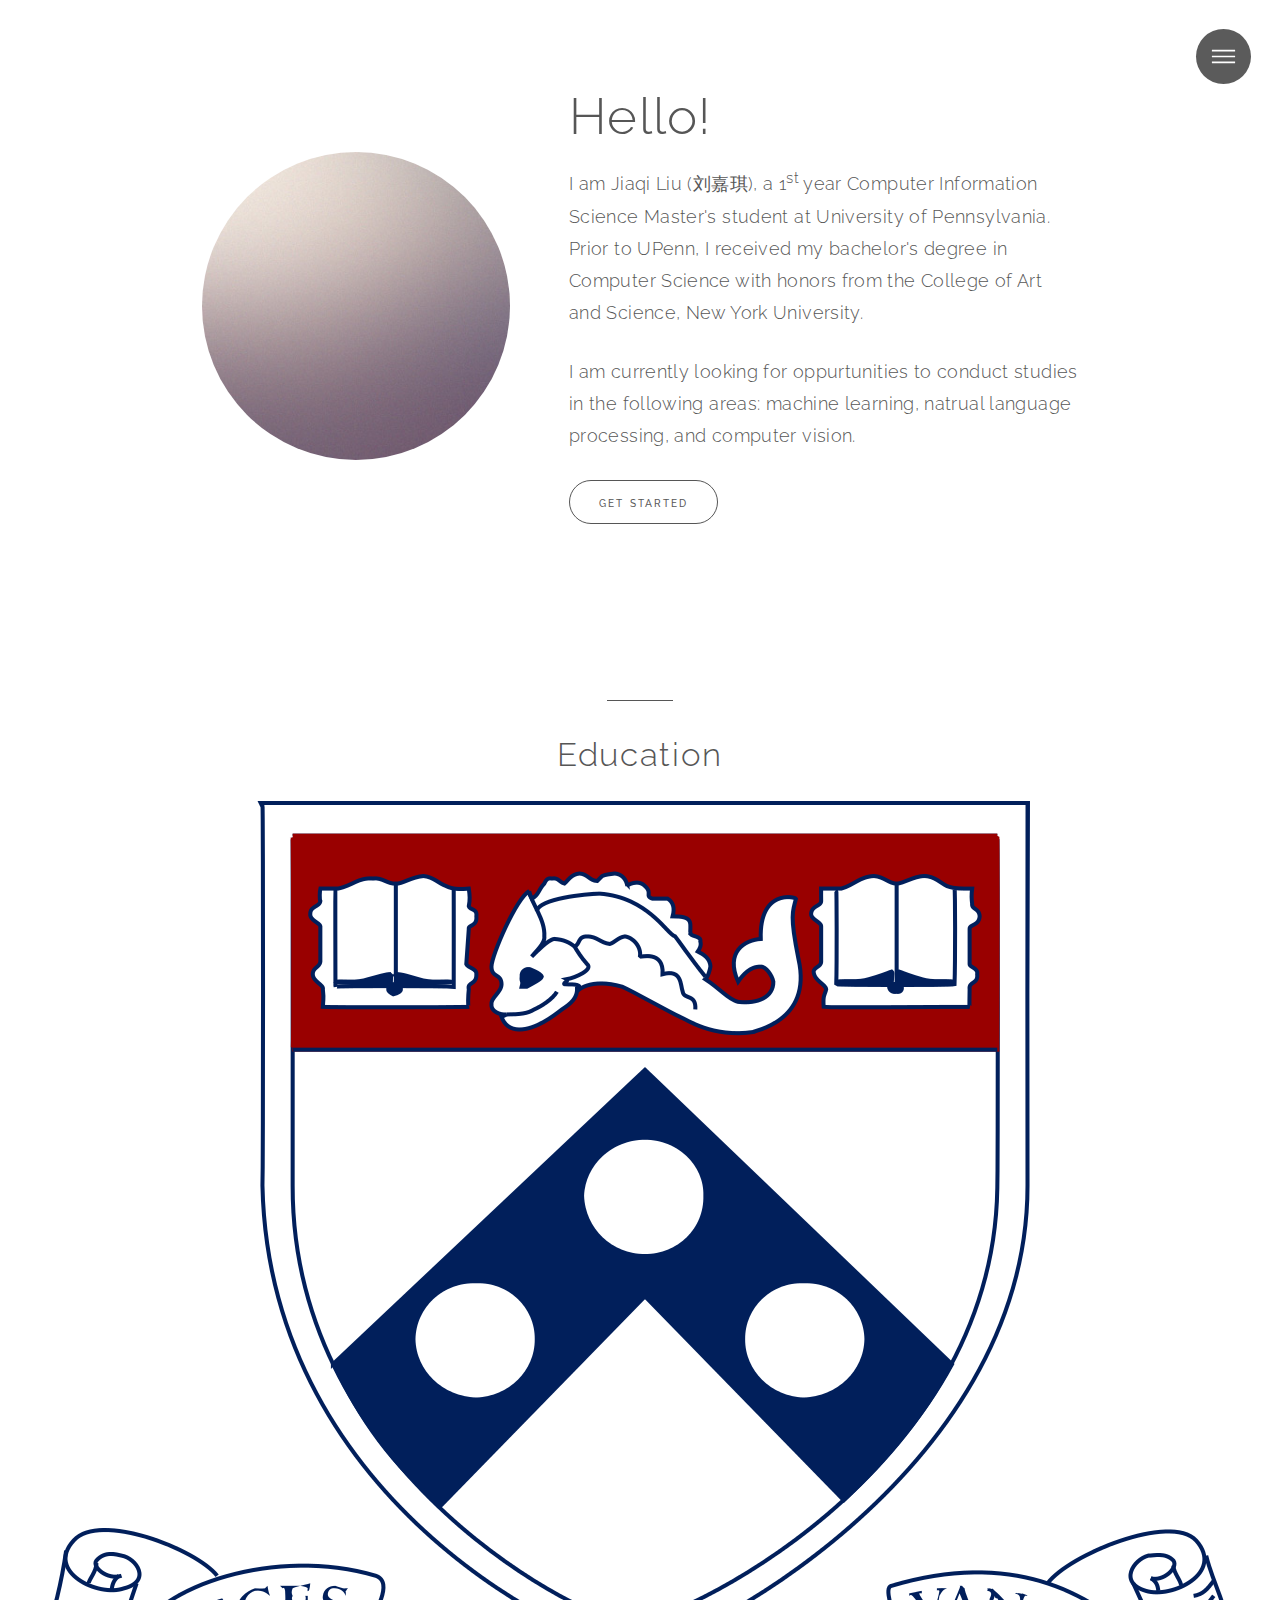
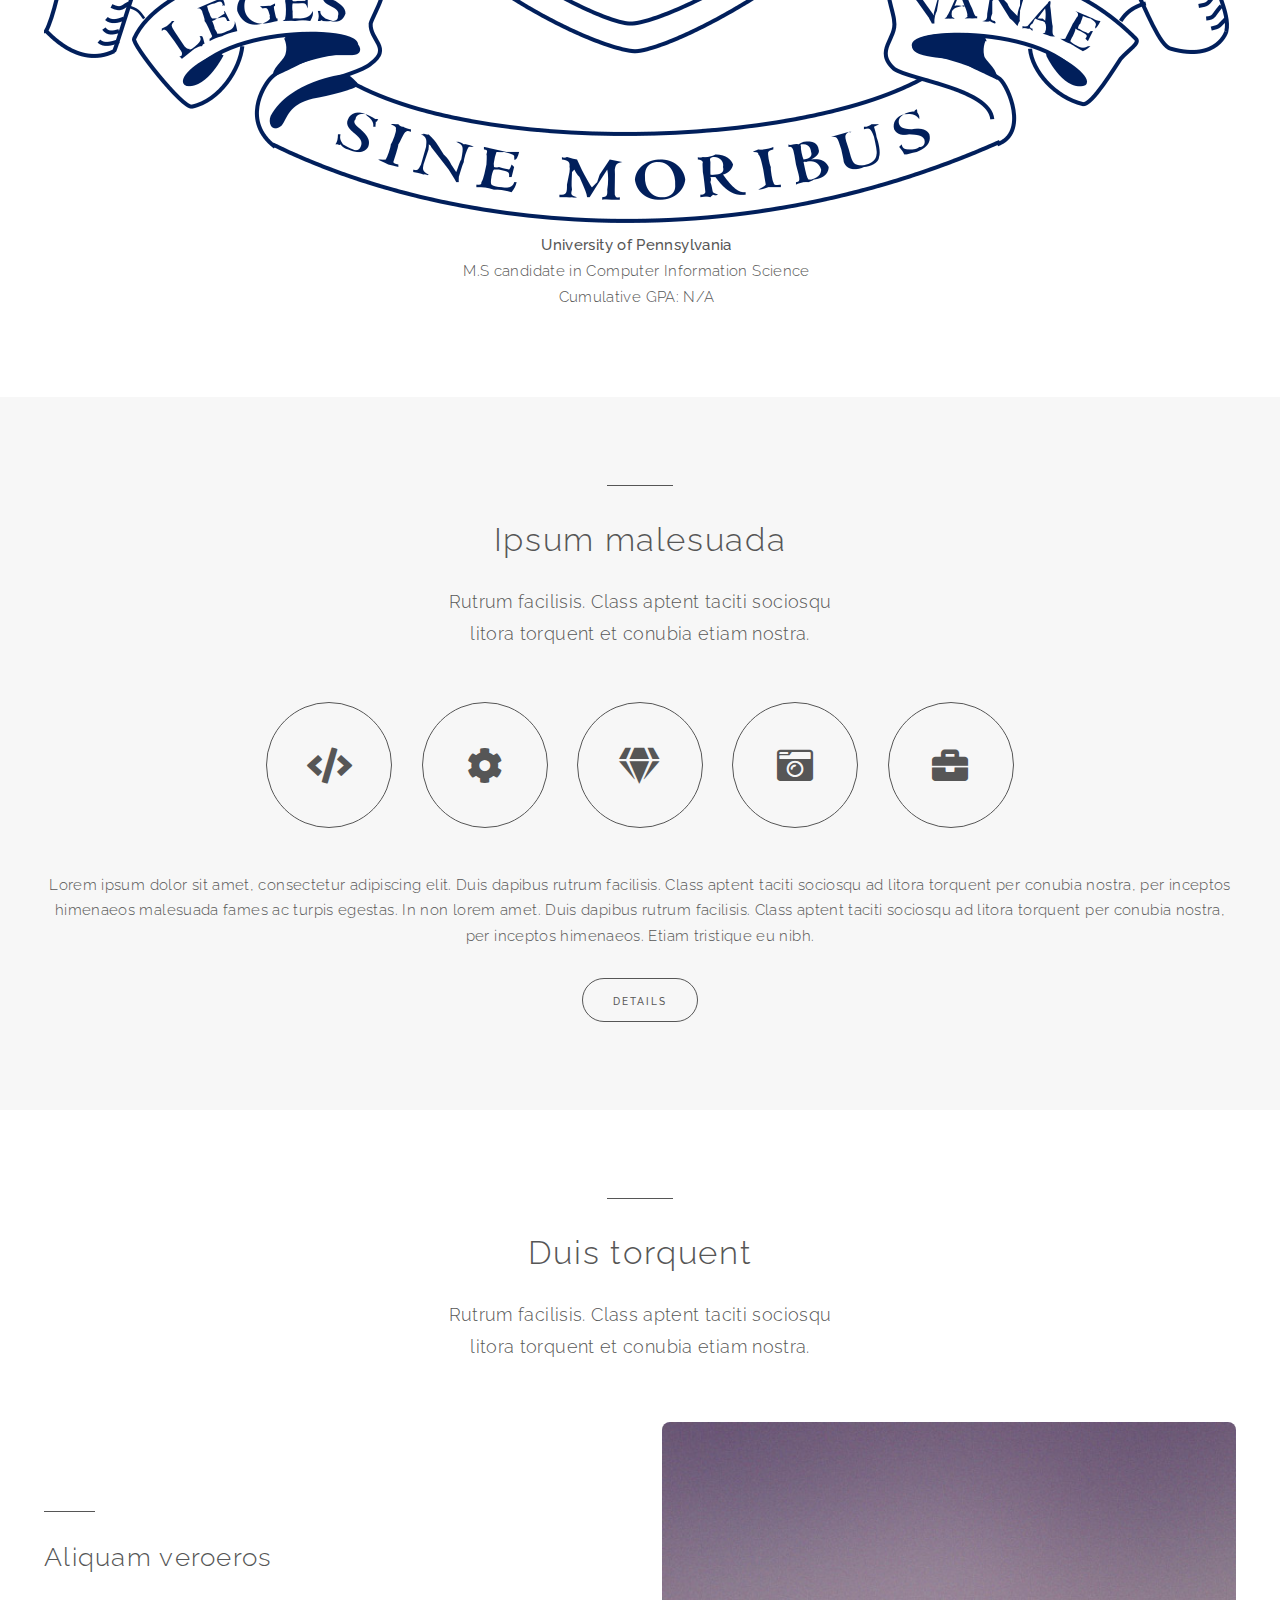
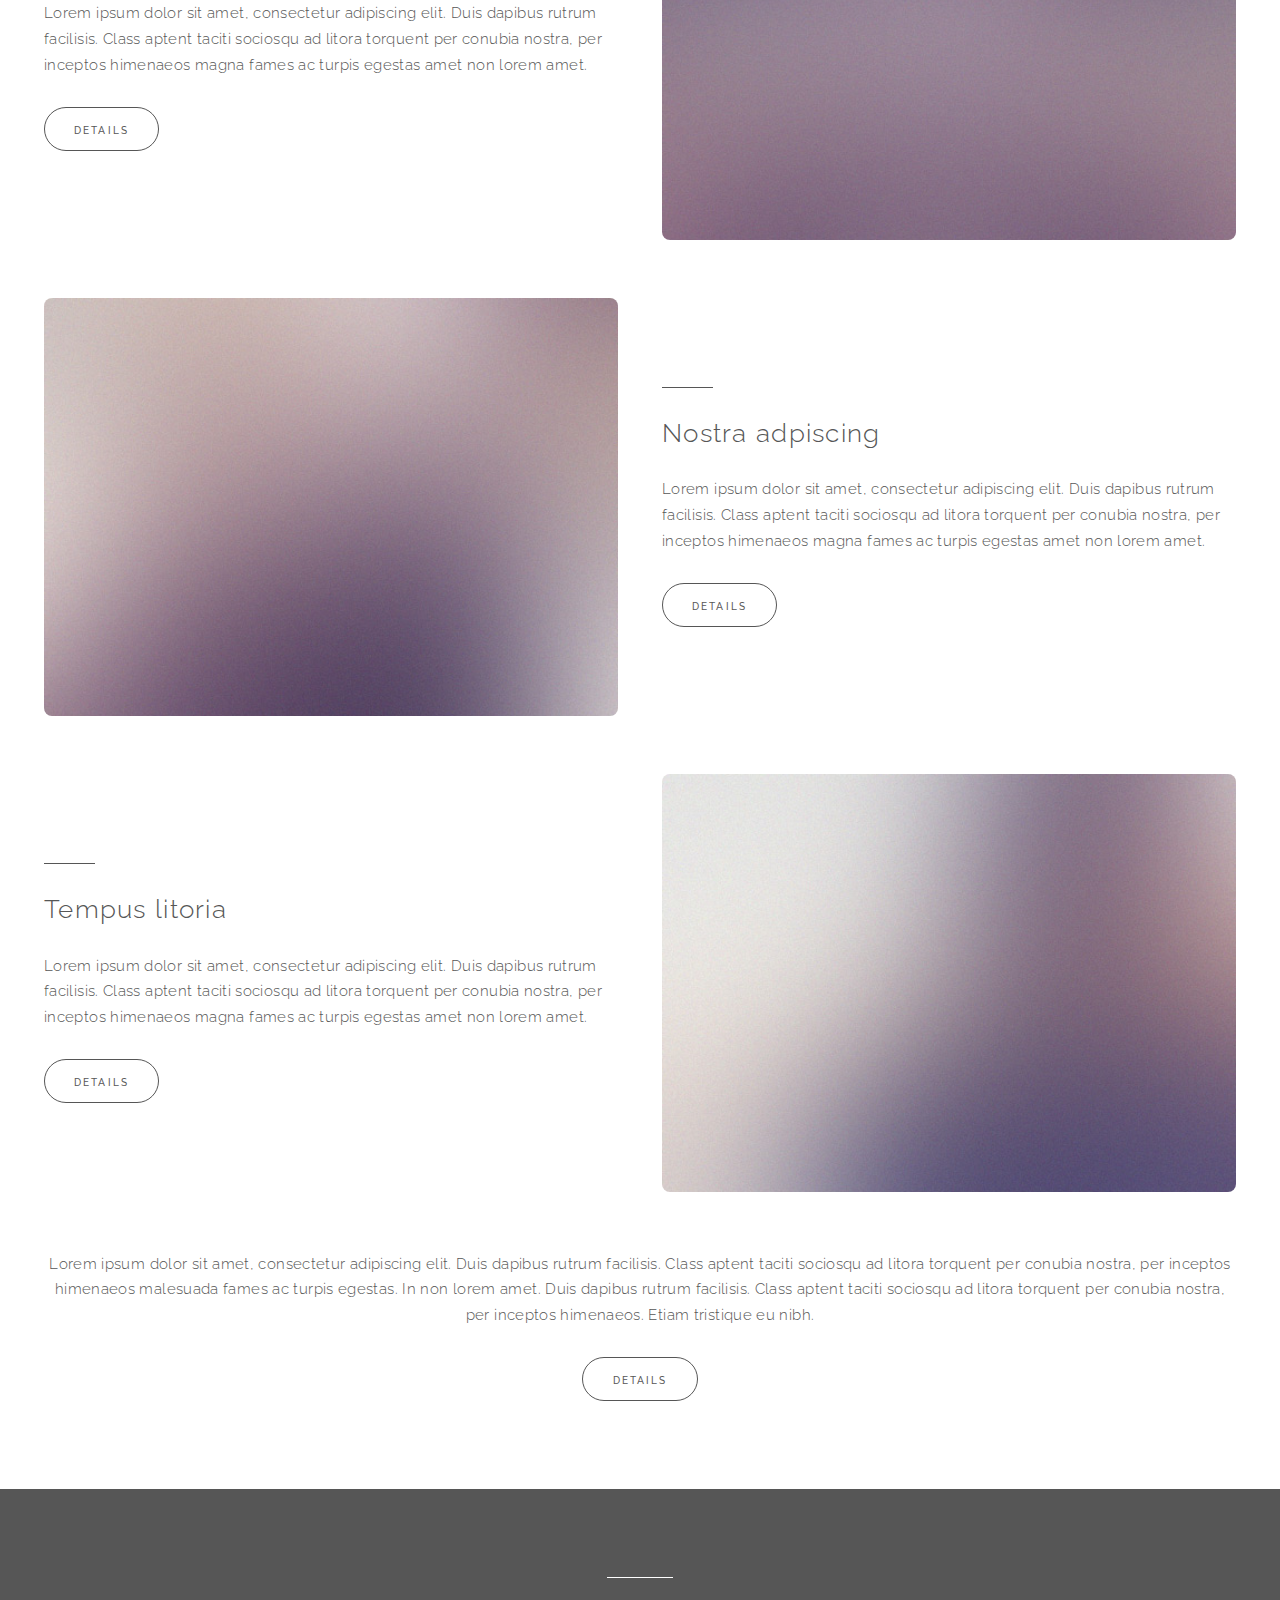
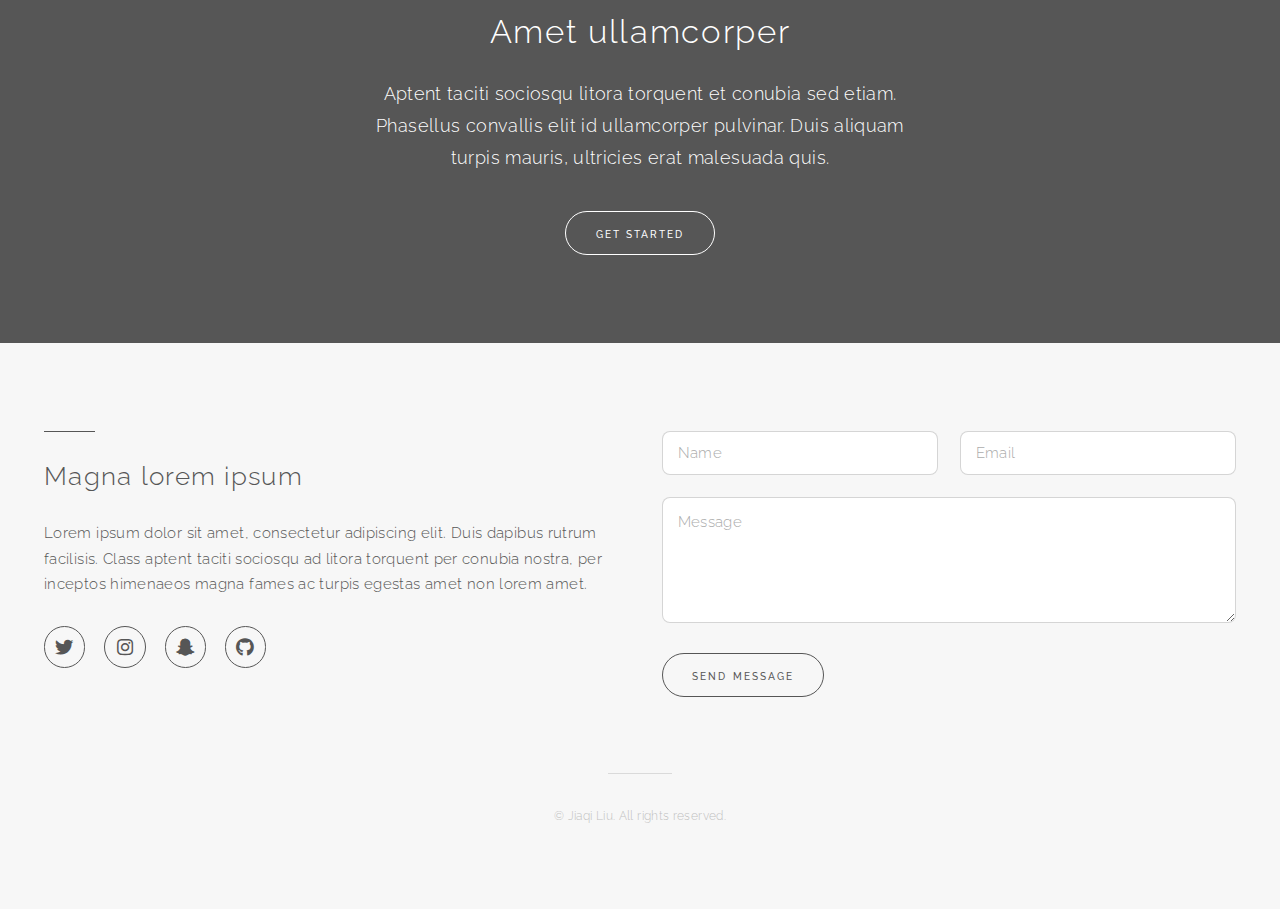
<file: index.html>
<!DOCTYPE HTML>
<!--
	Reflex by Pixelarity
	pixelarity.com | hello@pixelarity.com
	License: pixelarity.com/license
-->
<html>
	<head>
		<title>Jiaqi Liu</title>
		<meta charset="utf-8" />
		<meta name="viewport" content="width=device-width, initial-scale=1, user-scalable=no" />
		<link rel="stylesheet" href="assets/css/main.css" />
	</head>
	<body class="is-preload">

		<!-- Header -->
			<header id="header">
				<nav>
					<ul>
						<li><a href="#menu">Menu</a></li>
					</ul>
				</nav>
			</header>

		<!-- Menu -->
			<nav id="menu">
				<h2>Menu</h2>
				<ul class="links">
					<li><a href="index.html">Home</a></li>
					<li><a href="generic.html">Ipsum veroeros</a></li>
					<li><a href="generic.html">Tempus etiam</a></li>
					<li><a href="generic.html">Consequat dolor</a></li>
					<li><a href="elements.html">Elements</a></li>
				</ul>
				<ul class="actions stacked">
					<li><a href="#" class="button fit primary">Get Started</a></li>
					<li><a href="#" class="button fit">Log In</a></li>
				</ul>
			</nav>

		<!-- Wrapper -->
			<div id="wrapper">

				<!-- Intro -->
					<section id="intro" class="wrapper featured style1">
						<div class="inner">
							<span class="image"><img src="images/pic01.jpg" alt="" /></span>
							<div class="content">
								<header>
									<h1>Hello!</h1>
									<p>I am Jiaqi Liu (刘嘉琪), a 1<sup>st</sup> year Computer Information<br/> Science Master's student at University of Pennsylvania. <br/>Prior to
										UPenn, I received my bachelor's degree in <br />Computer Science with honors from the College of
										Art <br />and Science, New York University. </p>
									 <p>I am currently looking for oppurtunities to conduct studies <br /> in the following areas: machine learning, natrual language </br>processing, and computer vision.</p>
								</header>
								<footer>
									<ul class="actions">
										<li><a href="#" class="button big">Get Started</a></li>
									</ul>
								</footer>
							</div>
						</div>
					</section>

					<!-- Test -->
					<section class="wrapper style1 special">
						<div class="inner">
							<header>
								<h2>Education</h2>
							</header>
							<div class="education">
								<div class="schoolDetail">
									<img class="univLogo" src="images/upenn.png" alt="" />
									<p><strong>University of Pennsylvania</strong><br/>
										M.S candidate in Computer Information Science<br/>
										Cumulative GPA: N/A
								</div>
								<div class="schoolDetail">
									<img class="univLogo" src="images/nyu.jpg" alt="" />
									<p><strong>New York University</strong><br/>
										Bachelor of Art in Computer Science<br />
										Cumulative GPA: 3.891/4 <br />
										Major GPA: 3.93/4</p>
								</div>
							</div>
						</div>
					</section>

				<!-- One -->
					<section class="wrapper style2 special">
						<div class="inner">
							<header>
								<h2>Ipsum malesuada</h2>
								<p>Rutrum facilisis. Class aptent taciti sociosqu<br />
								litora torquent et conubia etiam nostra.</p>
							</header>
							<ul class="icons major style2">
								<li><span class="icon solid fa-code"><span class="label">Lorem</span></span></li><li>
								<span class="icon solid fa-cog"><span class="label">Ipsum</span></span></li><li>
								<span class="icon solid fa-gem"><span class="label">Dolor</span></span></li><li>
								<span class="icon solid fa-camera-retro"><span class="label">Feugiat</span></span></li><li>
								<span class="icon solid fa-briefcase"><span class="label">Tempus</span></span></li>
							</ul>
							<p>Lorem ipsum dolor sit amet, consectetur adipiscing elit. Duis dapibus rutrum facilisis. Class aptent taciti sociosqu ad litora torquent per conubia nostra, per inceptos himenaeos malesuada fames ac turpis egestas. In non lorem amet. Duis dapibus rutrum facilisis. Class aptent taciti sociosqu ad litora torquent per conubia nostra, per inceptos himenaeos. Etiam tristique eu nibh.</p>
							<footer>
								<ul class="actions special">
									<li><a href="#" class="button">Details</a></li>
								</ul>
							</footer>
						</div>
					</section>

				<!-- Two -->
					<section class="wrapper style1 special">
						<div class="inner">
							<header>
								<h2>Duis torquent</h2>
								<p>Rutrum facilisis. Class aptent taciti sociosqu<br />
								litora torquent et conubia etiam nostra.</p>
							</header>
							<section class="spotlight">
								<span class="image"><img src="images/pic02.jpg" alt="" /></span>
								<div class="content">
									<header>
										<h3>Aliquam veroeros</h3>
									</header>
									<p>Lorem ipsum dolor sit amet, consectetur adipiscing elit. Duis dapibus rutrum facilisis. Class aptent taciti sociosqu ad litora torquent per conubia nostra, per inceptos himenaeos magna fames ac turpis egestas amet non lorem amet.</p>
									<footer>
										<ul class="actions">
											<li><a href="#" class="button">Details</a></li>
										</ul>
									</footer>
								</div>
							</section>
							<section class="spotlight">
								<span class="image"><img src="images/pic03.jpg" alt="" /></span>
								<div class="content">
									<header>
										<h3>Nostra adpiscing</h3>
									</header>
									<p>Lorem ipsum dolor sit amet, consectetur adipiscing elit. Duis dapibus rutrum facilisis. Class aptent taciti sociosqu ad litora torquent per conubia nostra, per inceptos himenaeos magna fames ac turpis egestas amet non lorem amet.</p>
									<footer>
										<ul class="actions">
											<li><a href="#" class="button">Details</a></li>
										</ul>
									</footer>
								</div>
							</section>
							<section class="spotlight">
								<span class="image"><img src="images/pic04.jpg" alt="" /></span>
								<div class="content">
									<header>
										<h3>Tempus litoria</h3>
									</header>
									<p>Lorem ipsum dolor sit amet, consectetur adipiscing elit. Duis dapibus rutrum facilisis. Class aptent taciti sociosqu ad litora torquent per conubia nostra, per inceptos himenaeos magna fames ac turpis egestas amet non lorem amet.</p>
									<footer>
										<ul class="actions">
											<li><a href="#" class="button">Details</a></li>
										</ul>
									</footer>
								</div>
							</section>
							<p>Lorem ipsum dolor sit amet, consectetur adipiscing elit. Duis dapibus rutrum facilisis. Class aptent taciti sociosqu ad litora torquent per conubia nostra, per inceptos himenaeos malesuada fames ac turpis egestas. In non lorem amet. Duis dapibus rutrum facilisis. Class aptent taciti sociosqu ad litora torquent per conubia nostra, per inceptos himenaeos. Etiam tristique eu nibh.</p>
							<footer>
								<ul class="actions special">
									<li><a href="#" class="button">Details</a></li>
								</ul>
							</footer>
						</div>
					</section>

				<!-- Three -->
					<section class="wrapper style3 special">
						<div class="inner">
							<header>
								<h2>Amet ullamcorper</h2>
								<p>Aptent taciti sociosqu litora torquent et conubia sed etiam.<br />
								Phasellus convallis elit id ullamcorper pulvinar. Duis aliquam<br />
								turpis mauris, ultricies erat malesuada quis.</p>
							</header>
							<footer>
								<ul class="actions special">
									<li><a href="#" class="button big">Get Started</a></li>
								</ul>
							</footer>
						</div>
					</section>

				<!-- Footer -->
					<section id="footer" class="wrapper split style2">
						<div class="inner">
							<section>
								<header>
									<h3>Magna lorem ipsum</h3>
								</header>
								<p>Lorem ipsum dolor sit amet, consectetur adipiscing elit. Duis dapibus rutrum facilisis. Class aptent taciti sociosqu ad litora torquent per conubia nostra, per inceptos himenaeos magna fames ac turpis egestas amet non lorem amet.</p>
								<ul class="icons">
									<li><a href="#" class="icon brands fa-twitter"><span class="label">Twitter</span></a></li>
									<li><a href="#" class="icon brands fa-instagram"><span class="label">Instagram</span></a></li>
									<li><a href="#" class="icon brands fa-snapchat-ghost"><span class="label">Snapchat</span></a></li>
									<li><a href="#" class="icon brands fa-github"><span class="label">GitHub</span></a></li>
								</ul>
							</section>
							<section>
								<form method="post" action="#">
									<div class="fields">
										<div class="field half"><input type="text" name="name" id="name" placeholder="Name" /></div>
										<div class="field half"><input type="email" name="email" id="email" placeholder="Email" /></div>
										<div class="field"><textarea name="message" id="message" placeholder="Message" rows="4"></textarea></div>
									</div>
									<ul class="actions">
										<li><input type="submit" value="Send Message" /></li>
									</ul>
								</form>
							</section>
						</div>
						<div class="copyright">
							<p>&copy; Jiaqi Liu. All rights reserved.</p>
						</div>
					</section>

			</div>

		<!-- Scripts -->
			<script src="assets/js/jquery.min.js"></script>
			<script src="assets/js/browser.min.js"></script>
			<script src="assets/js/breakpoints.min.js"></script>
			<script src="assets/js/util.js"></script>
			<script src="assets/js/main.js"></script>

	</body>
</html>
</file>
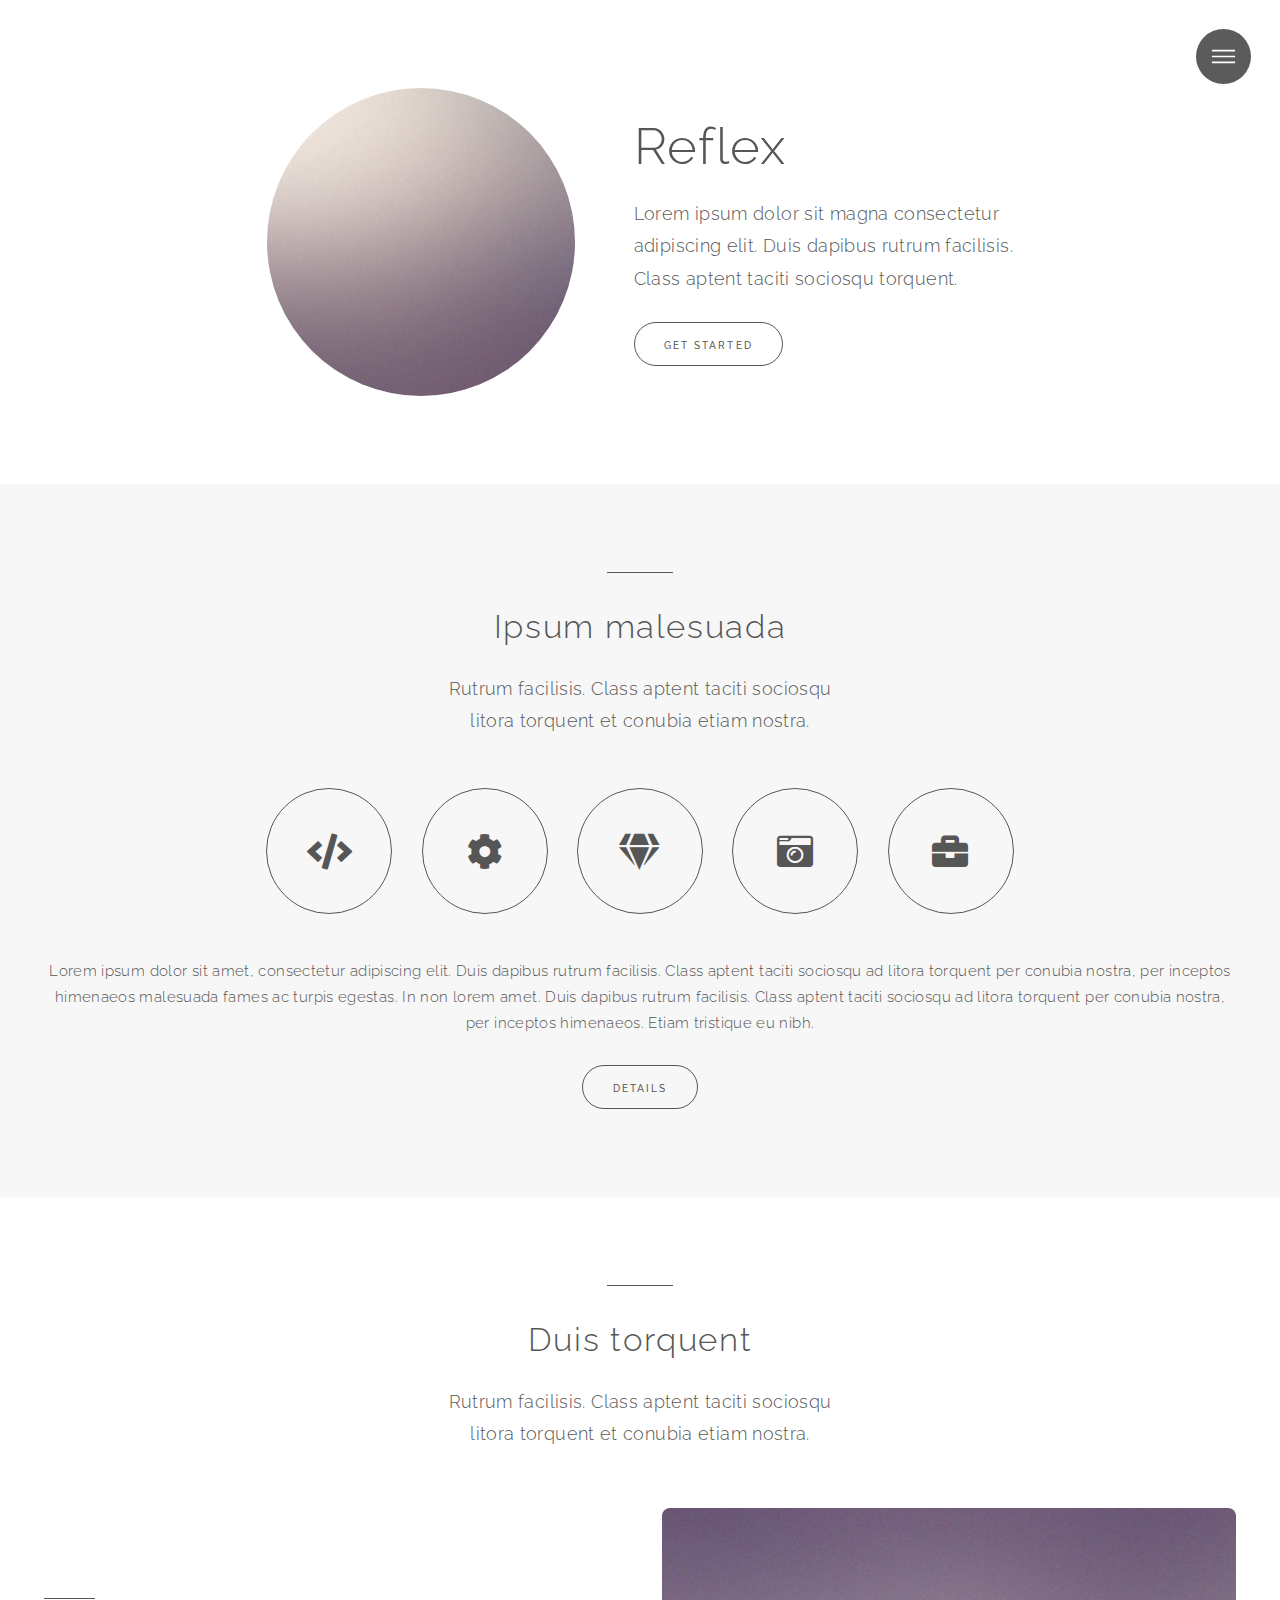
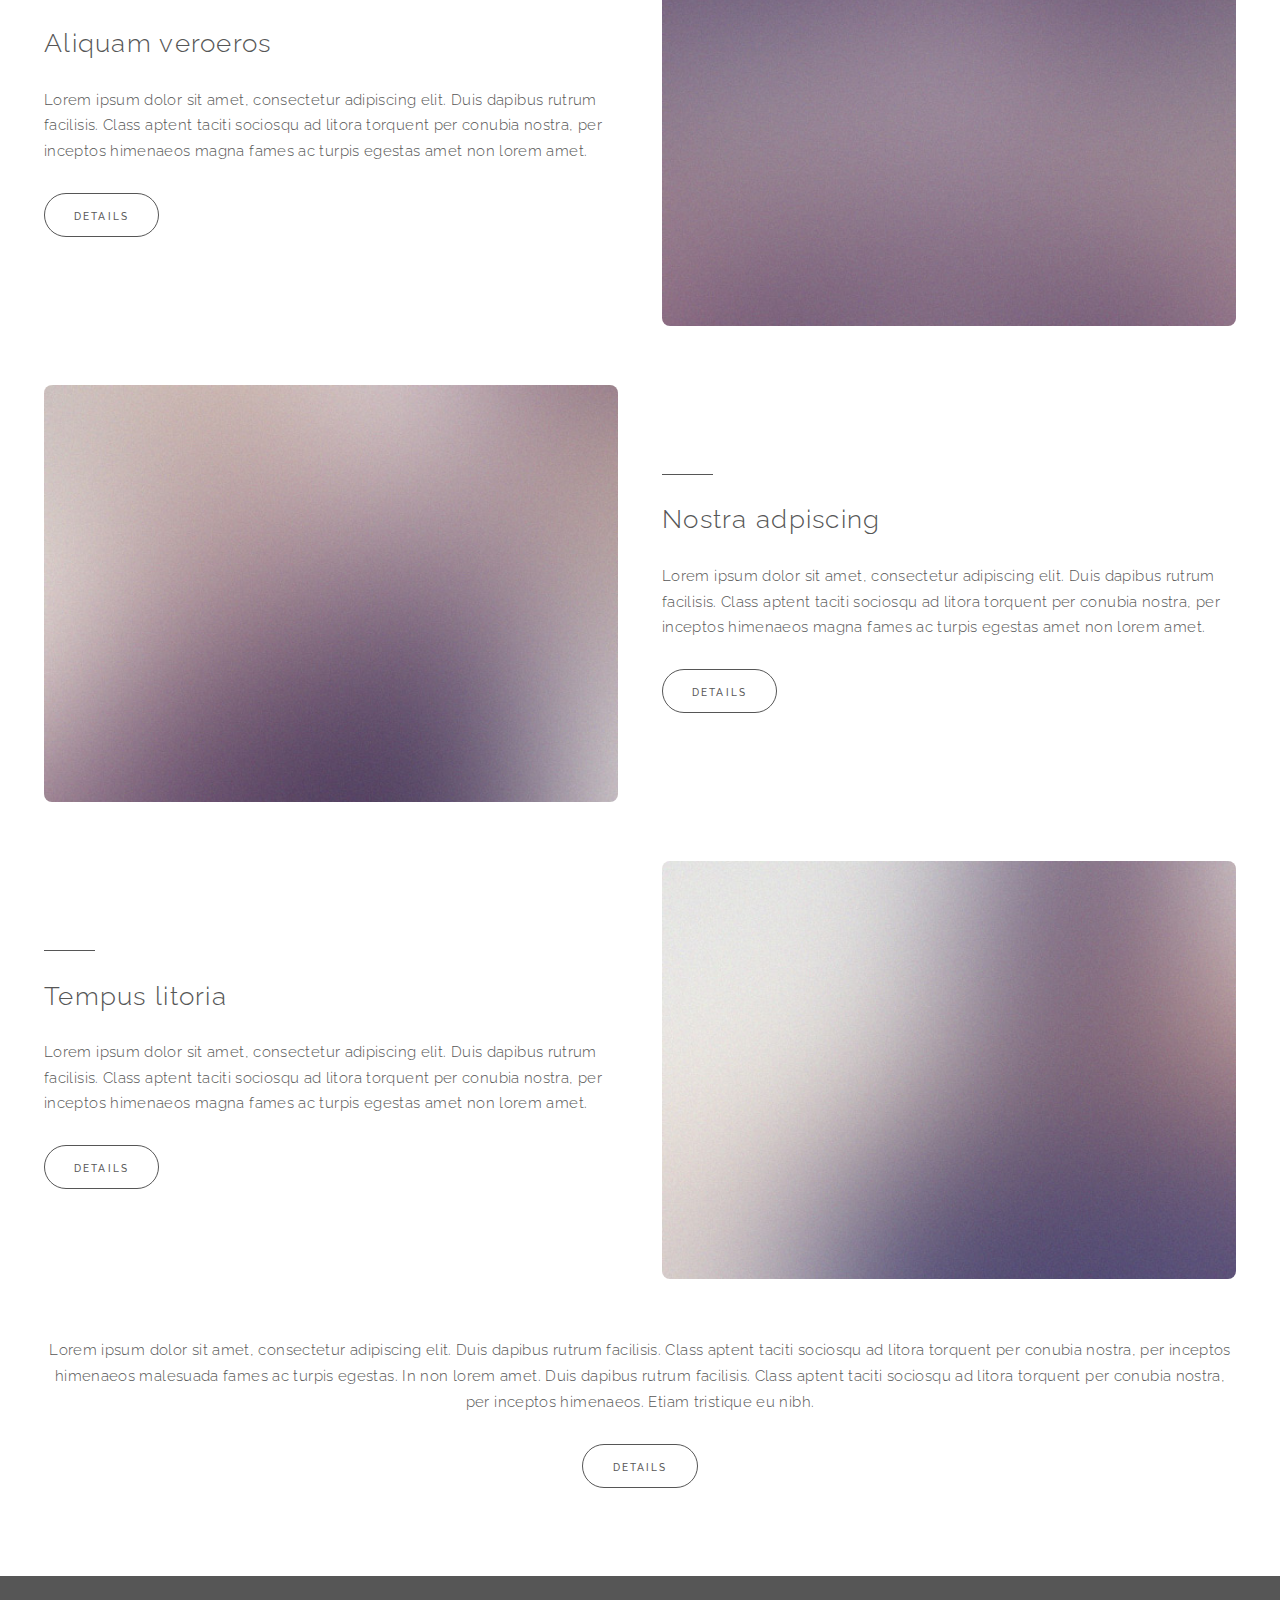
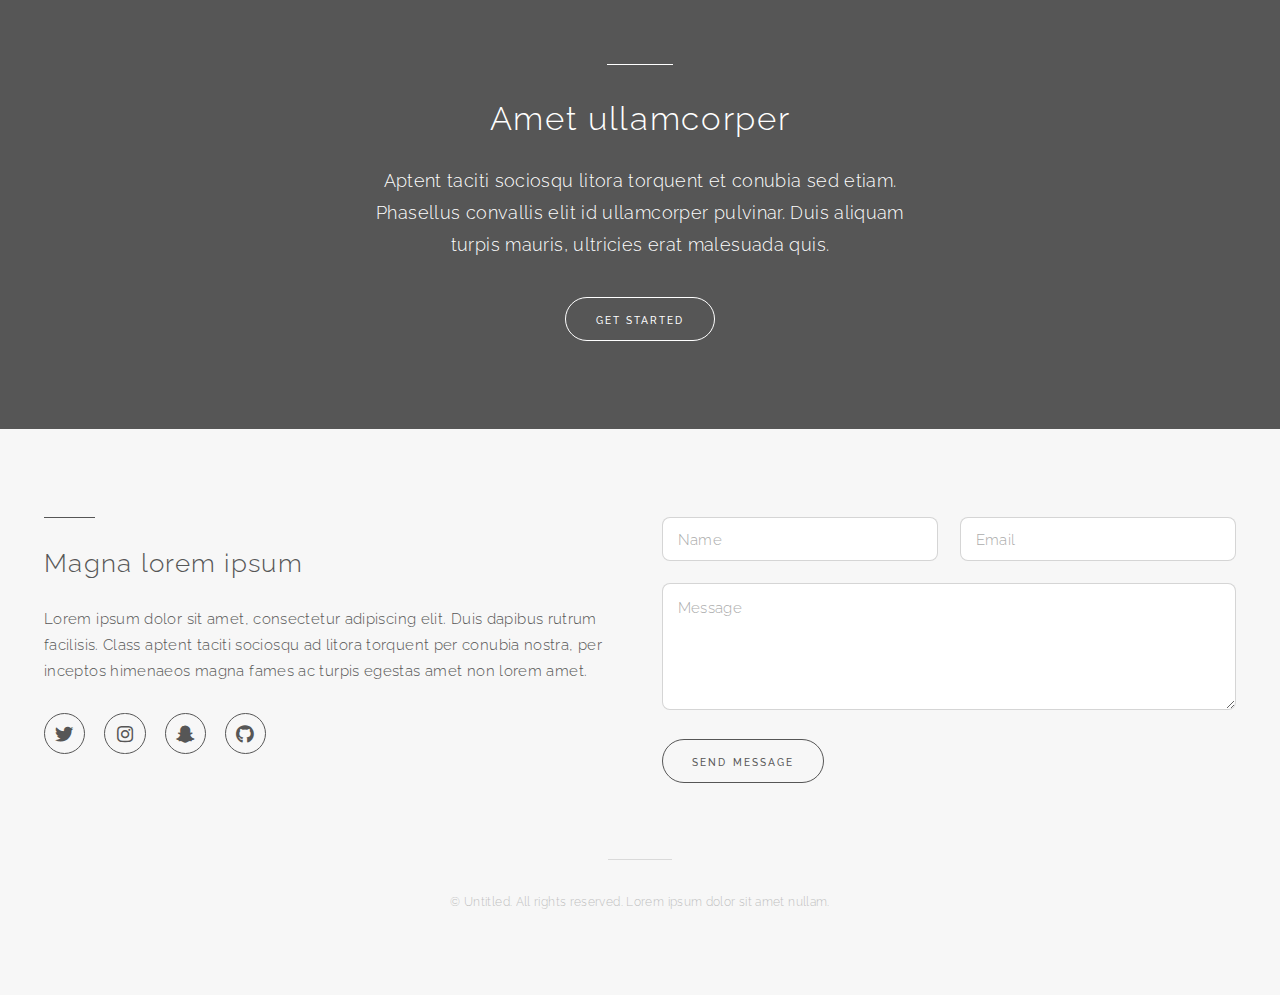
<file: light/index.html>
<!DOCTYPE HTML>
<!--
	Reflex by Pixelarity
	pixelarity.com | hello@pixelarity.com
	License: pixelarity.com/license
-->
<html>
	<head>
		<title>Untitled</title>
		<meta charset="utf-8" />
		<meta name="viewport" content="width=device-width, initial-scale=1, user-scalable=no" />
		<link rel="stylesheet" href="assets/css/main.css" />
	</head>
	<body class="is-preload">

		<!-- Header -->
			<header id="header">
				<nav>
					<ul>
						<li><a href="#menu">Menu</a></li>
					</ul>
				</nav>
			</header>

		<!-- Menu -->
			<nav id="menu">
				<h2>Menu</h2>
				<ul class="links">
					<li><a href="index.html">Home</a></li>
					<li><a href="generic.html">Ipsum veroeros</a></li>
					<li><a href="generic.html">Tempus etiam</a></li>
					<li><a href="generic.html">Consequat dolor</a></li>
					<li><a href="elements.html">Elements</a></li>
				</ul>
				<ul class="actions stacked">
					<li><a href="#" class="button fit primary">Get Started</a></li>
					<li><a href="#" class="button fit">Log In</a></li>
				</ul>
			</nav>

		<!-- Wrapper -->
			<div id="wrapper">

				<!-- Intro -->
					<section id="intro" class="wrapper featured style1">
						<div class="inner">
							<span class="image"><img src="images/pic01.jpg" alt="" /></span>
							<div class="content">
								<header>
									<h1>Reflex</h1>
									<p>Lorem ipsum dolor sit magna consectetur<br />
									adipiscing elit. Duis dapibus rutrum facilisis.<br />
									Class aptent taciti sociosqu torquent.</p>
								</header>
								<footer>
									<ul class="actions">
										<li><a href="#" class="button big">Get Started</a></li>
									</ul>
								</footer>
							</div>
						</div>
					</section>

				<!-- One -->
					<section class="wrapper style2 special">
						<div class="inner">
							<header>
								<h2>Ipsum malesuada</h2>
								<p>Rutrum facilisis. Class aptent taciti sociosqu<br />
								litora torquent et conubia etiam nostra.</p>
							</header>
							<ul class="icons major style2">
								<li><span class="icon solid fa-code"><span class="label">Lorem</span></span></li><li>
								<span class="icon solid fa-cog"><span class="label">Ipsum</span></span></li><li>
								<span class="icon solid fa-gem"><span class="label">Dolor</span></span></li><li>
								<span class="icon solid fa-camera-retro"><span class="label">Feugiat</span></span></li><li>
								<span class="icon solid fa-briefcase"><span class="label">Tempus</span></span></li>
							</ul>
							<p>Lorem ipsum dolor sit amet, consectetur adipiscing elit. Duis dapibus rutrum facilisis. Class aptent taciti sociosqu ad litora torquent per conubia nostra, per inceptos himenaeos malesuada fames ac turpis egestas. In non lorem amet. Duis dapibus rutrum facilisis. Class aptent taciti sociosqu ad litora torquent per conubia nostra, per inceptos himenaeos. Etiam tristique eu nibh.</p>
							<footer>
								<ul class="actions special">
									<li><a href="#" class="button">Details</a></li>
								</ul>
							</footer>
						</div>
					</section>

				<!-- Two -->
					<section class="wrapper style1 special">
						<div class="inner">
							<header>
								<h2>Duis torquent</h2>
								<p>Rutrum facilisis. Class aptent taciti sociosqu<br />
								litora torquent et conubia etiam nostra.</p>
							</header>
							<section class="spotlight">
								<span class="image"><img src="images/pic02.jpg" alt="" /></span>
								<div class="content">
									<header>
										<h3>Aliquam veroeros</h3>
									</header>
									<p>Lorem ipsum dolor sit amet, consectetur adipiscing elit. Duis dapibus rutrum facilisis. Class aptent taciti sociosqu ad litora torquent per conubia nostra, per inceptos himenaeos magna fames ac turpis egestas amet non lorem amet.</p>
									<footer>
										<ul class="actions">
											<li><a href="#" class="button">Details</a></li>
										</ul>
									</footer>
								</div>
							</section>
							<section class="spotlight">
								<span class="image"><img src="images/pic03.jpg" alt="" /></span>
								<div class="content">
									<header>
										<h3>Nostra adpiscing</h3>
									</header>
									<p>Lorem ipsum dolor sit amet, consectetur adipiscing elit. Duis dapibus rutrum facilisis. Class aptent taciti sociosqu ad litora torquent per conubia nostra, per inceptos himenaeos magna fames ac turpis egestas amet non lorem amet.</p>
									<footer>
										<ul class="actions">
											<li><a href="#" class="button">Details</a></li>
										</ul>
									</footer>
								</div>
							</section>
							<section class="spotlight">
								<span class="image"><img src="images/pic04.jpg" alt="" /></span>
								<div class="content">
									<header>
										<h3>Tempus litoria</h3>
									</header>
									<p>Lorem ipsum dolor sit amet, consectetur adipiscing elit. Duis dapibus rutrum facilisis. Class aptent taciti sociosqu ad litora torquent per conubia nostra, per inceptos himenaeos magna fames ac turpis egestas amet non lorem amet.</p>
									<footer>
										<ul class="actions">
											<li><a href="#" class="button">Details</a></li>
										</ul>
									</footer>
								</div>
							</section>
							<p>Lorem ipsum dolor sit amet, consectetur adipiscing elit. Duis dapibus rutrum facilisis. Class aptent taciti sociosqu ad litora torquent per conubia nostra, per inceptos himenaeos malesuada fames ac turpis egestas. In non lorem amet. Duis dapibus rutrum facilisis. Class aptent taciti sociosqu ad litora torquent per conubia nostra, per inceptos himenaeos. Etiam tristique eu nibh.</p>
							<footer>
								<ul class="actions special">
									<li><a href="#" class="button">Details</a></li>
								</ul>
							</footer>
						</div>
					</section>

				<!-- Three -->
					<section class="wrapper style3 special">
						<div class="inner">
							<header>
								<h2>Amet ullamcorper</h2>
								<p>Aptent taciti sociosqu litora torquent et conubia sed etiam.<br />
								Phasellus convallis elit id ullamcorper pulvinar. Duis aliquam<br />
								turpis mauris, ultricies erat malesuada quis.</p>
							</header>
							<footer>
								<ul class="actions special">
									<li><a href="#" class="button big">Get Started</a></li>
								</ul>
							</footer>
						</div>
					</section>

				<!-- Footer -->
					<section id="footer" class="wrapper split style2">
						<div class="inner">
							<section>
								<header>
									<h3>Magna lorem ipsum</h3>
								</header>
								<p>Lorem ipsum dolor sit amet, consectetur adipiscing elit. Duis dapibus rutrum facilisis. Class aptent taciti sociosqu ad litora torquent per conubia nostra, per inceptos himenaeos magna fames ac turpis egestas amet non lorem amet.</p>
								<ul class="icons">
									<li><a href="#" class="icon brands fa-twitter"><span class="label">Twitter</span></a></li>
									<li><a href="#" class="icon brands fa-instagram"><span class="label">Instagram</span></a></li>
									<li><a href="#" class="icon brands fa-snapchat-ghost"><span class="label">Snapchat</span></a></li>
									<li><a href="#" class="icon brands fa-github"><span class="label">GitHub</span></a></li>
								</ul>
							</section>
							<section>
								<form method="post" action="#">
									<div class="fields">
										<div class="field half"><input type="text" name="name" id="name" placeholder="Name" /></div>
										<div class="field half"><input type="email" name="email" id="email" placeholder="Email" /></div>
										<div class="field"><textarea name="message" id="message" placeholder="Message" rows="4"></textarea></div>
									</div>
									<ul class="actions">
										<li><input type="submit" value="Send Message" /></li>
									</ul>
								</form>
							</section>
						</div>
						<div class="copyright">
							<p>&copy; Untitled. All rights reserved. Lorem ipsum dolor sit amet nullam.</p>
						</div>
					</section>

			</div>

		<!-- Scripts -->
			<script src="assets/js/jquery.min.js"></script>
			<script src="assets/js/browser.min.js"></script>
			<script src="assets/js/breakpoints.min.js"></script>
			<script src="assets/js/util.js"></script>
			<script src="assets/js/main.js"></script>

	</body>
</html>
</file>
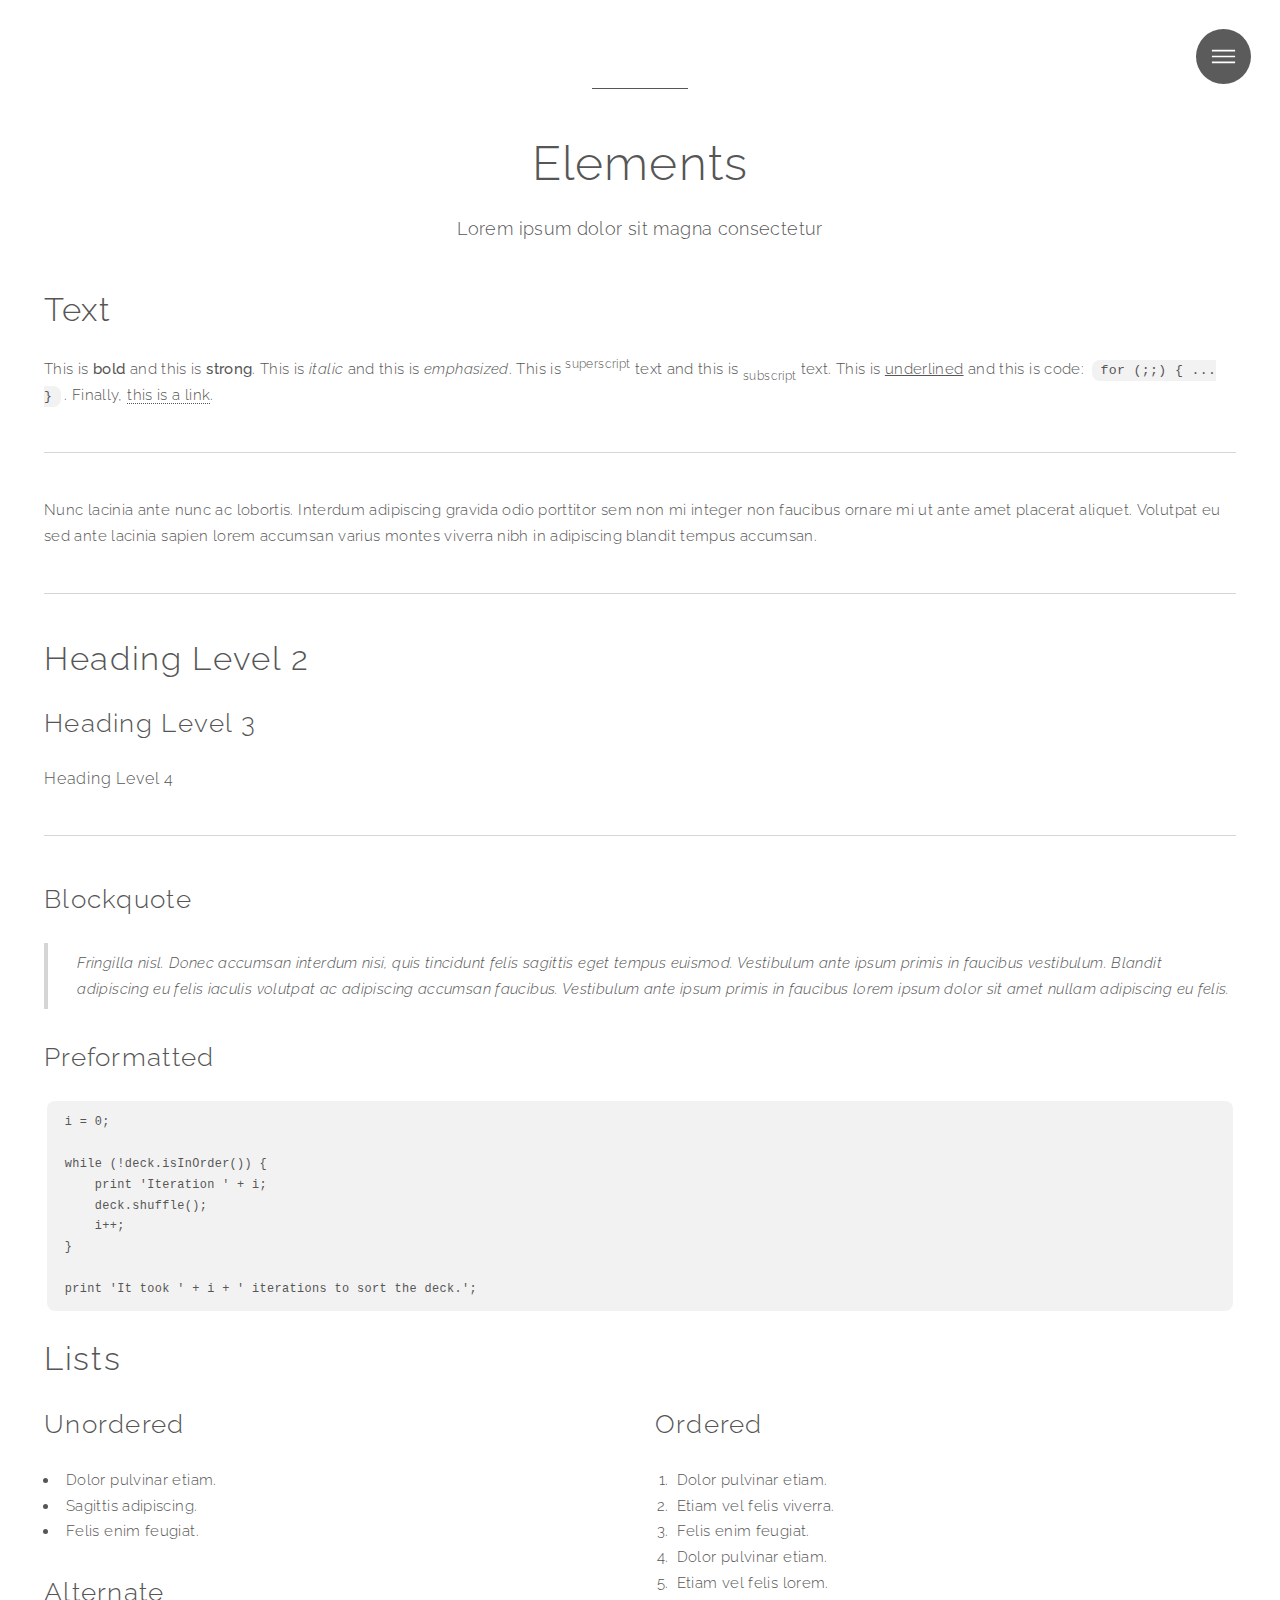
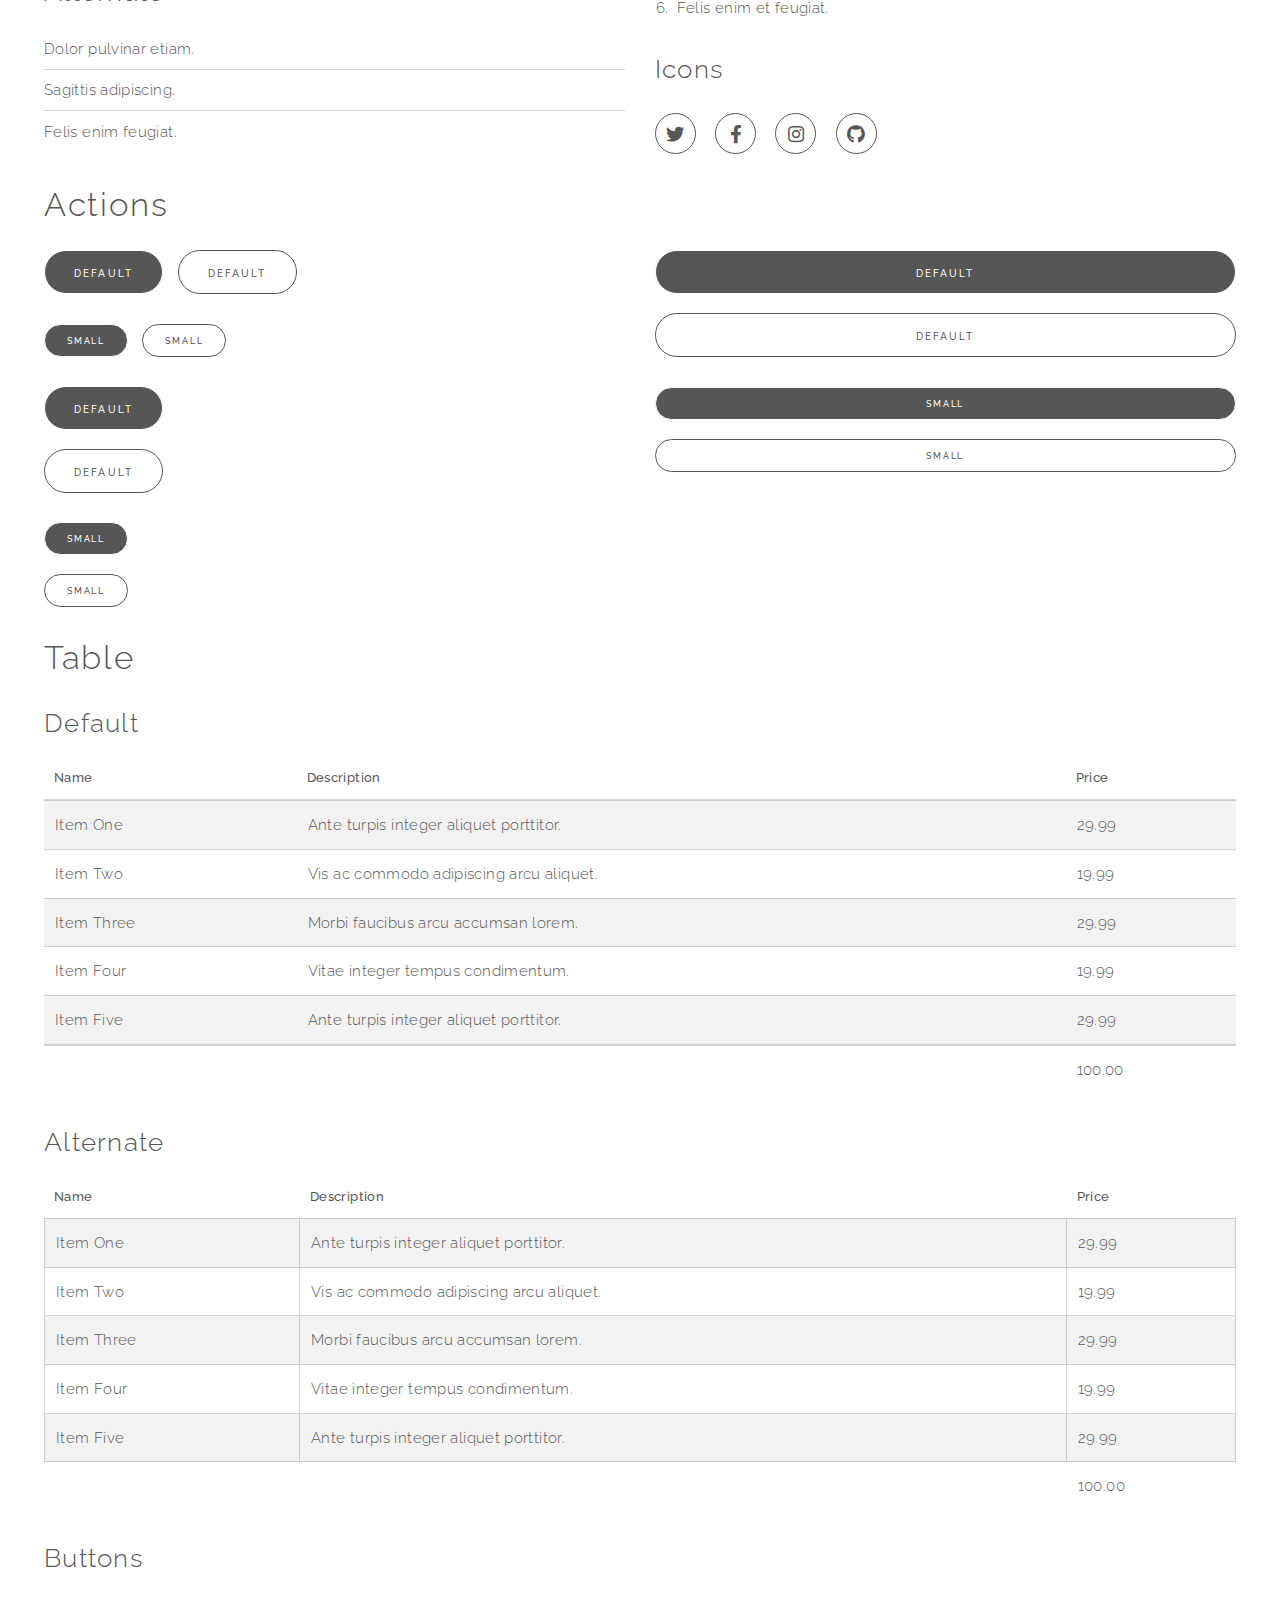
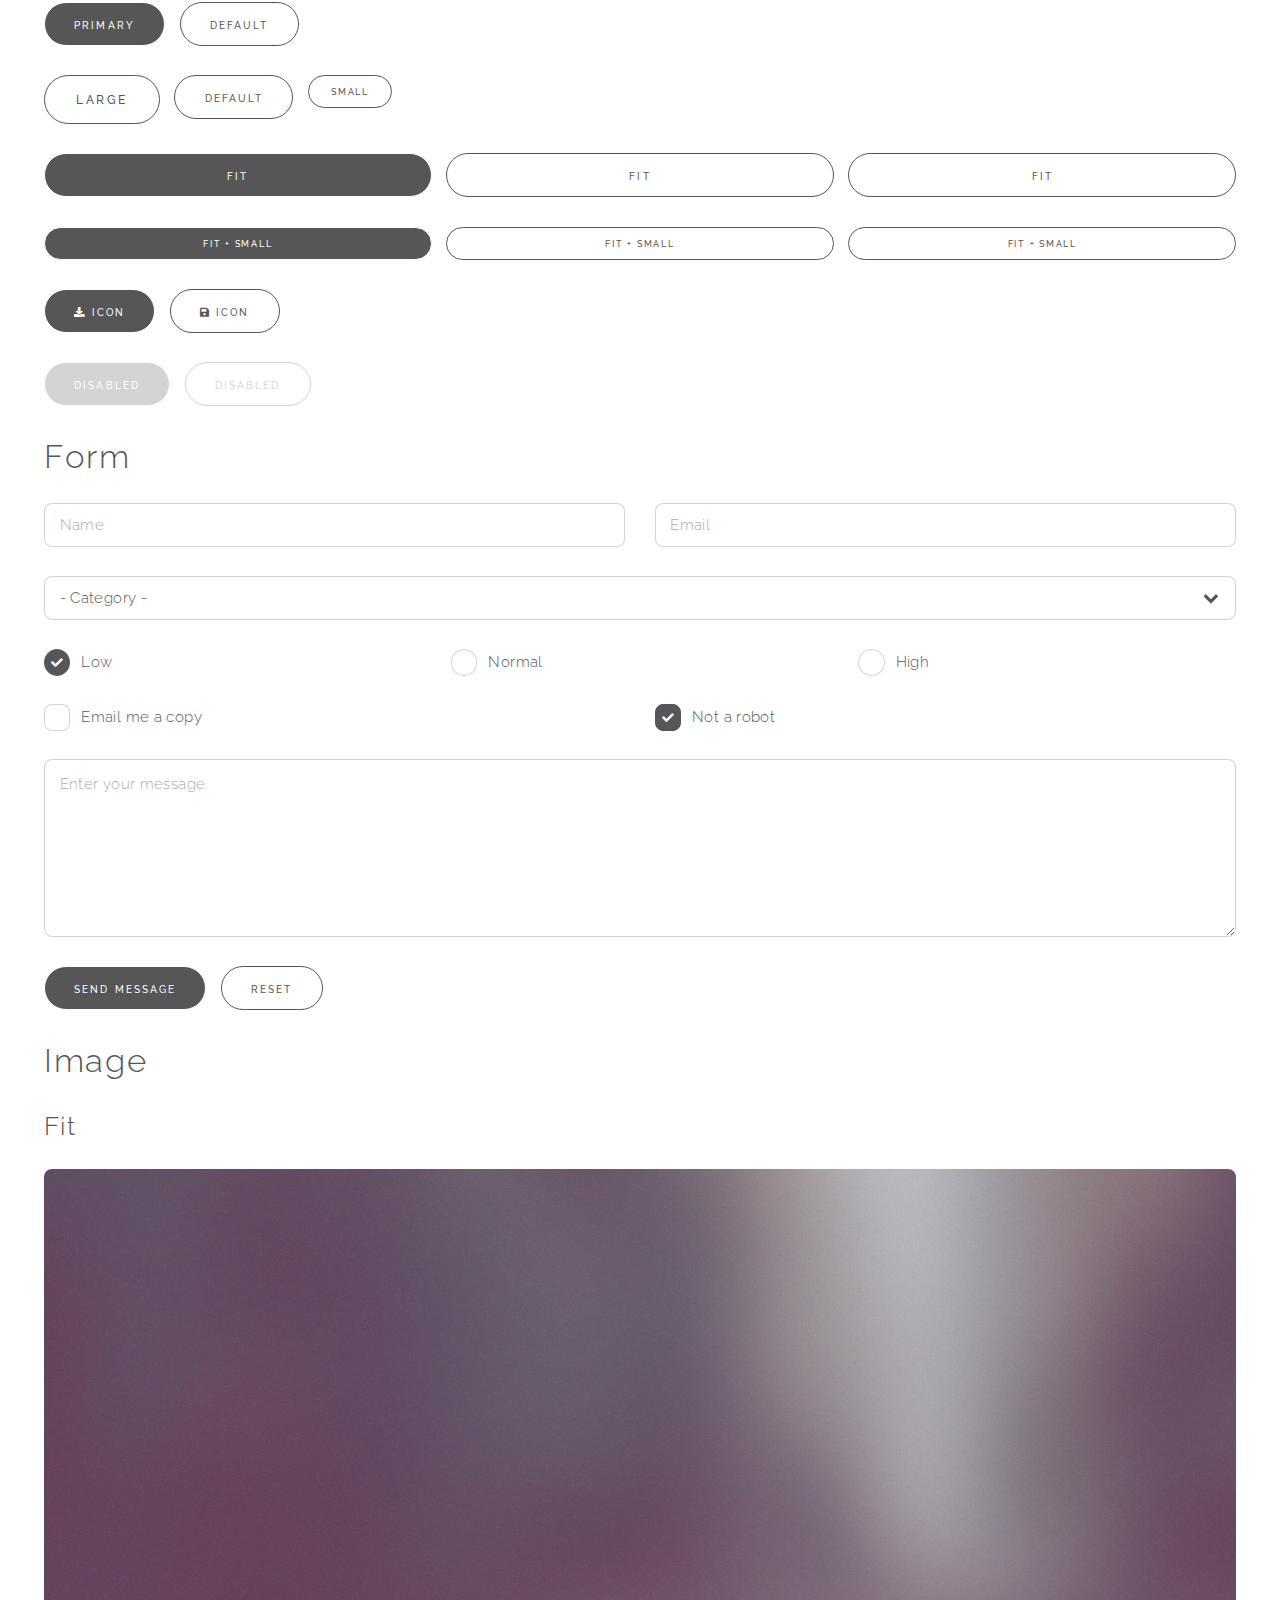
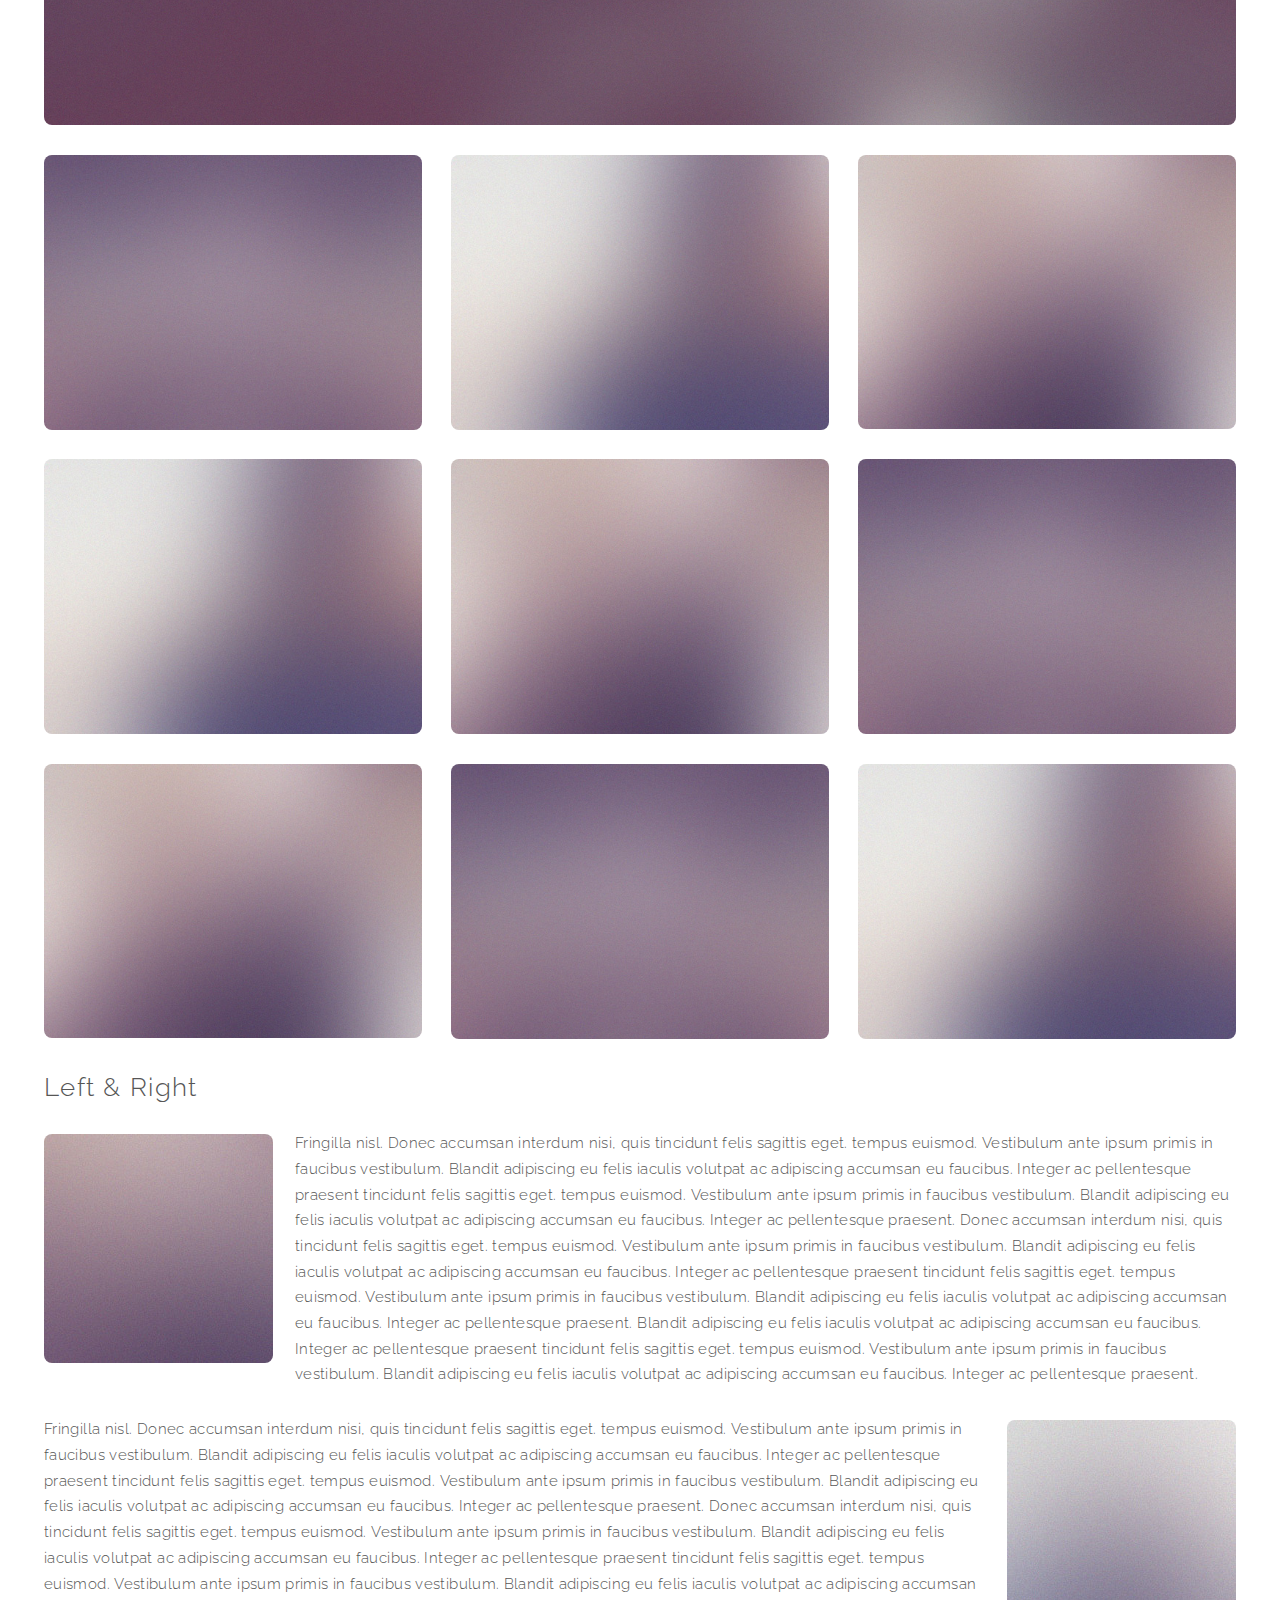
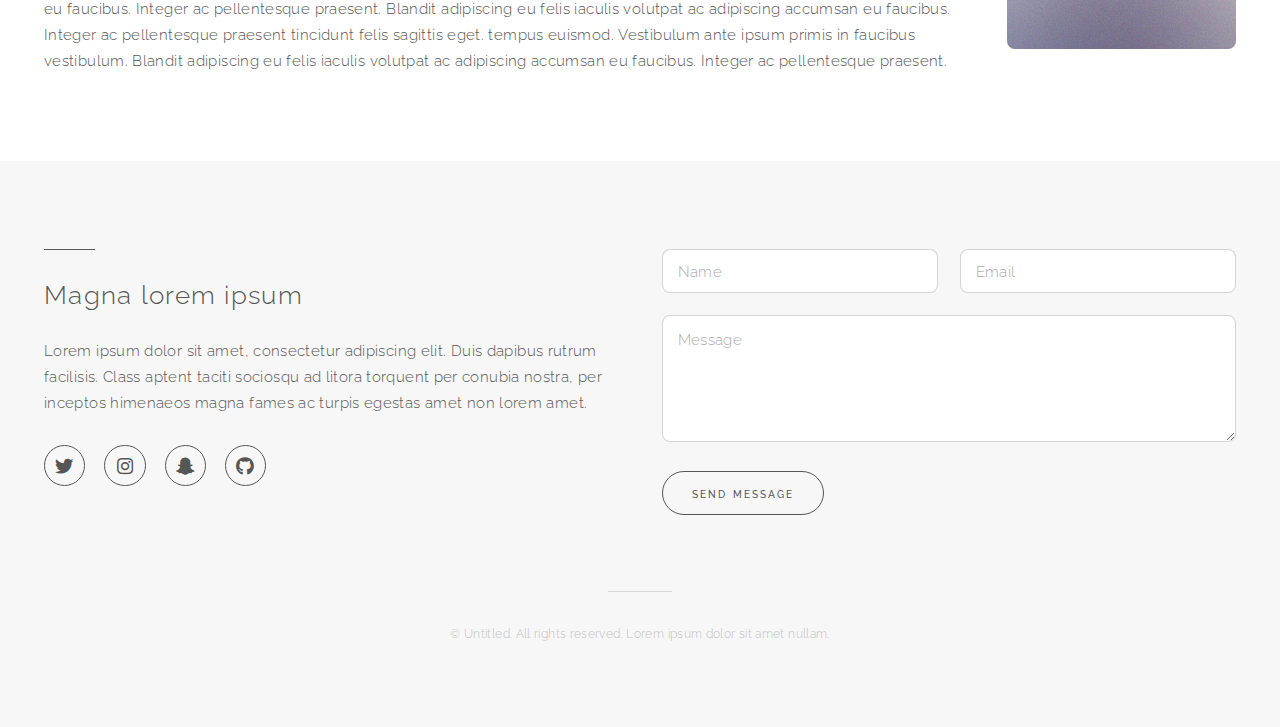
<file: elements.html>
<!DOCTYPE HTML>
<!--
	Reflex by Pixelarity
	pixelarity.com | hello@pixelarity.com
	License: pixelarity.com/license
-->
<html>
	<head>
		<title>Untitled</title>
		<meta charset="utf-8" />
		<meta name="viewport" content="width=device-width, initial-scale=1, user-scalable=no" />
		<link rel="stylesheet" href="assets/css/main.css" />
	</head>
	<body class="is-preload">

		<!-- Header -->
			<header id="header">
				<nav>
					<ul>
						<li><a href="#menu">Menu</a></li>
					</ul>
				</nav>
			</header>

		<!-- Menu -->
			<nav id="menu">
				<h2>Menu</h2>
				<ul class="links">
					<li><a href="index.html">Home</a></li>
					<li><a href="generic.html">Ipsum veroeros</a></li>
					<li><a href="generic.html">Tempus etiam</a></li>
					<li><a href="generic.html">Consequat dolor</a></li>
					<li><a href="elements.html">Elements</a></li>
				</ul>
				<ul class="actions stacked">
					<li><a href="#" class="button fit primary">Get Started</a></li>
					<li><a href="#" class="button fit">Log In</a></li>
				</ul>
			</nav>

		<!-- Wrapper -->
			<div id="wrapper">

				<!-- Main -->
					<section id="main" class="wrapper style1">
						<div class="inner">
							<header class="major">
								<h1>Elements</h1>
								<p>Lorem ipsum dolor sit magna consectetur</p>
							</header>

							<!-- Text -->
								<section>
									<h2>Text</h2>
									<p>This is <b>bold</b> and this is <strong>strong</strong>. This is <i>italic</i> and this is <em>emphasized</em>.
									This is <sup>superscript</sup> text and this is <sub>subscript</sub> text.
									This is <u>underlined</u> and this is code: <code>for (;;) { ... }</code>. Finally, <a href="#">this is a link</a>.</p>
									<hr />
									<p>Nunc lacinia ante nunc ac lobortis. Interdum adipiscing gravida odio porttitor sem non mi integer non faucibus ornare mi ut ante amet placerat aliquet. Volutpat eu sed ante lacinia sapien lorem accumsan varius montes viverra nibh in adipiscing blandit tempus accumsan.</p>
									<hr />
									<h2>Heading Level 2</h2>
									<h3>Heading Level 3</h3>
									<h4>Heading Level 4</h4>
									<hr />
									<h3>Blockquote</h3>
									<blockquote>Fringilla nisl. Donec accumsan interdum nisi, quis tincidunt felis sagittis eget tempus euismod. Vestibulum ante ipsum primis in faucibus vestibulum. Blandit adipiscing eu felis iaculis volutpat ac adipiscing accumsan faucibus. Vestibulum ante ipsum primis in faucibus lorem ipsum dolor sit amet nullam adipiscing eu felis.</blockquote>
									<h3>Preformatted</h3>
									<pre><code>i = 0;

while (!deck.isInOrder()) {
    print 'Iteration ' + i;
    deck.shuffle();
    i++;
}

print 'It took ' + i + ' iterations to sort the deck.';</code></pre>
								</section>

							<!-- Lists -->
								<section>
									<h2>Lists</h2>
									<div class="row">
										<div class="col-6 col-12-medium">
											<h3>Unordered</h3>
											<ul>
												<li>Dolor pulvinar etiam.</li>
												<li>Sagittis adipiscing.</li>
												<li>Felis enim feugiat.</li>
											</ul>
											<h3>Alternate</h3>
											<ul class="alt">
												<li>Dolor pulvinar etiam.</li>
												<li>Sagittis adipiscing.</li>
												<li>Felis enim feugiat.</li>
											</ul>
										</div>
										<div class="col-6 col-12-medium">
											<h3>Ordered</h3>
											<ol>
												<li>Dolor pulvinar etiam.</li>
												<li>Etiam vel felis viverra.</li>
												<li>Felis enim feugiat.</li>
												<li>Dolor pulvinar etiam.</li>
												<li>Etiam vel felis lorem.</li>
												<li>Felis enim et feugiat.</li>
											</ol>
											<h3>Icons</h3>
											<ul class="icons">
												<li><a href="#" class="icon brands style1 fa-twitter"><span class="label">Twitter</span></a></li>
												<li><a href="#" class="icon brands style1 fa-facebook-f"><span class="label">Facebook</span></a></li>
												<li><a href="#" class="icon brands style1 fa-instagram"><span class="label">Instagram</span></a></li>
												<li><a href="#" class="icon brands style1 fa-github"><span class="label">Github</span></a></li>
											</ul>
										</div>
									</div>
									<h2>Actions</h2>
									<div class="row">
										<div class="col-6 col-12-medium">
											<ul class="actions">
												<li><a href="#" class="button primary">Default</a></li>
												<li><a href="#" class="button">Default</a></li>
											</ul>
											<ul class="actions small">
												<li><a href="#" class="button primary small">Small</a></li>
												<li><a href="#" class="button small">Small</a></li>
											</ul>
											<ul class="actions stacked">
												<li><a href="#" class="button primary">Default</a></li>
												<li><a href="#" class="button">Default</a></li>
											</ul>
											<ul class="actions stacked">
												<li><a href="#" class="button primary small">Small</a></li>
												<li><a href="#" class="button small">Small</a></li>
											</ul>
										</div>
										<div class="col-6 col-12-medium">
											<ul class="actions stacked">
												<li><a href="#" class="button primary fit">Default</a></li>
												<li><a href="#" class="button fit">Default</a></li>
											</ul>
											<ul class="actions stacked">
												<li><a href="#" class="button primary small fit">Small</a></li>
												<li><a href="#" class="button small fit">Small</a></li>
											</ul>
										</div>
									</div>
								</section>

							<!-- Table -->
								<section>
									<h2>Table</h2>
									<h3>Default</h3>
									<div class="table-wrapper">
										<table>
											<thead>
												<tr>
													<th>Name</th>
													<th>Description</th>
													<th>Price</th>
												</tr>
											</thead>
											<tbody>
												<tr>
													<td>Item One</td>
													<td>Ante turpis integer aliquet porttitor.</td>
													<td>29.99</td>
												</tr>
												<tr>
													<td>Item Two</td>
													<td>Vis ac commodo adipiscing arcu aliquet.</td>
													<td>19.99</td>
												</tr>
												<tr>
													<td>Item Three</td>
													<td> Morbi faucibus arcu accumsan lorem.</td>
													<td>29.99</td>
												</tr>
												<tr>
													<td>Item Four</td>
													<td>Vitae integer tempus condimentum.</td>
													<td>19.99</td>
												</tr>
												<tr>
													<td>Item Five</td>
													<td>Ante turpis integer aliquet porttitor.</td>
													<td>29.99</td>
												</tr>
											</tbody>
											<tfoot>
												<tr>
													<td colspan="2"></td>
													<td>100.00</td>
												</tr>
											</tfoot>
										</table>
									</div>

									<h3>Alternate</h3>
									<div class="table-wrapper">
										<table class="alt">
											<thead>
												<tr>
													<th>Name</th>
													<th>Description</th>
													<th>Price</th>
												</tr>
											</thead>
											<tbody>
												<tr>
													<td>Item One</td>
													<td>Ante turpis integer aliquet porttitor.</td>
													<td>29.99</td>
												</tr>
												<tr>
													<td>Item Two</td>
													<td>Vis ac commodo adipiscing arcu aliquet.</td>
													<td>19.99</td>
												</tr>
												<tr>
													<td>Item Three</td>
													<td> Morbi faucibus arcu accumsan lorem.</td>
													<td>29.99</td>
												</tr>
												<tr>
													<td>Item Four</td>
													<td>Vitae integer tempus condimentum.</td>
													<td>19.99</td>
												</tr>
												<tr>
													<td>Item Five</td>
													<td>Ante turpis integer aliquet porttitor.</td>
													<td>29.99</td>
												</tr>
											</tbody>
											<tfoot>
												<tr>
													<td colspan="2"></td>
													<td>100.00</td>
												</tr>
											</tfoot>
										</table>
									</div>
								</section>

							<!-- Buttons -->
								<section>
									<h3>Buttons</h3>
									<ul class="actions">
										<li><a href="#" class="button primary">Primary</a></li>
										<li><a href="#" class="button">Default</a></li>
									</ul>
									<ul class="actions">
										<li><a href="#" class="button large">Large</a></li>
										<li><a href="#" class="button">Default</a></li>
										<li><a href="#" class="button small">Small</a></li>
									</ul>
									<ul class="actions fit">
										<li><a href="#" class="button primary fit">Fit</a></li>
										<li><a href="#" class="button fit">Fit</a></li>
										<li><a href="#" class="button fit">Fit</a></li>
									</ul>
									<ul class="actions fit small">
										<li><a href="#" class="button primary fit small">Fit + Small</a></li>
										<li><a href="#" class="button fit small">Fit + Small</a></li>
										<li><a href="#" class="button fit small">Fit + Small</a></li>
									</ul>
									<ul class="actions">
										<li><a href="#" class="button primary icon solid fa-download">Icon</a></li>
										<li><a href="#" class="button icon solid fa-save">Icon</a></li>
									</ul>
									<ul class="actions">
										<li><span class="button primary disabled">Disabled</span></li>
										<li><span class="button disabled">Disabled</span></li>
									</ul>
								</section>

							<!-- Form -->
								<section>
									<h2>Form</h2>
									<form method="post" action="#">
										<div class="row gtr-uniform">
											<div class="col-6 col-12-xsmall">
												<input type="text" name="demo-name" id="demo-name" value="" placeholder="Name" />
											</div>
											<div class="col-6 col-12-xsmall">
												<input type="email" name="demo-email" id="demo-email" value="" placeholder="Email" />
											</div>
											<div class="col-12">
												<select name="demo-category" id="demo-category">
													<option value="">- Category -</option>
													<option value="1">Manufacturing</option>
													<option value="1">Shipping</option>
													<option value="1">Administration</option>
													<option value="1">Human Resources</option>
												</select>
											</div>
											<div class="col-4 col-12-small">
												<input type="radio" id="demo-priority-low" name="demo-priority" checked>
												<label for="demo-priority-low">Low</label>
											</div>
											<div class="col-4 col-12-small">
												<input type="radio" id="demo-priority-normal" name="demo-priority">
												<label for="demo-priority-normal">Normal</label>
											</div>
											<div class="col-4 col-12-small">
												<input type="radio" id="demo-priority-high" name="demo-priority">
												<label for="demo-priority-high">High</label>
											</div>
											<div class="col-6 col-12-small">
												<input type="checkbox" id="demo-copy" name="demo-copy">
												<label for="demo-copy">Email me a copy</label>
											</div>
											<div class="col-6 col-12-small">
												<input type="checkbox" id="demo-human" name="demo-human" checked>
												<label for="demo-human">Not a robot</label>
											</div>
											<div class="col-12">
												<textarea name="demo-message" id="demo-message" placeholder="Enter your message" rows="6"></textarea>
											</div>
											<div class="col-12">
												<ul class="actions">
													<li><input type="submit" value="Send Message" class="primary" /></li>
													<li><input type="reset" value="Reset" /></li>
												</ul>
											</div>
										</div>
									</form>
								</section>

							<!-- Image -->
								<section>
									<h2>Image</h2>
									<h3>Fit</h3>
									<div class="box alt">
										<div class="row gtr-uniform">
											<div class="col-12"><span class="image fit"><img src="images/pic05.jpg" alt="" /></span></div>
											<div class="col-4"><span class="image fit"><img src="images/pic02.jpg" alt="" /></span></div>
											<div class="col-4"><span class="image fit"><img src="images/pic04.jpg" alt="" /></span></div>
											<div class="col-4"><span class="image fit"><img src="images/pic03.jpg" alt="" /></span></div>
											<div class="col-4"><span class="image fit"><img src="images/pic04.jpg" alt="" /></span></div>
											<div class="col-4"><span class="image fit"><img src="images/pic03.jpg" alt="" /></span></div>
											<div class="col-4"><span class="image fit"><img src="images/pic02.jpg" alt="" /></span></div>
											<div class="col-4"><span class="image fit"><img src="images/pic03.jpg" alt="" /></span></div>
											<div class="col-4"><span class="image fit"><img src="images/pic02.jpg" alt="" /></span></div>
											<div class="col-4"><span class="image fit"><img src="images/pic04.jpg" alt="" /></span></div>
										</div>
									</div>
									<h3>Left &amp; Right</h3>
									<p><span class="image left"><img src="images/pic06.jpg" alt="" /></span>Fringilla nisl. Donec accumsan interdum nisi, quis tincidunt felis sagittis eget. tempus euismod. Vestibulum ante ipsum primis in faucibus vestibulum. Blandit adipiscing eu felis iaculis volutpat ac adipiscing accumsan eu faucibus. Integer ac pellentesque praesent tincidunt felis sagittis eget. tempus euismod. Vestibulum ante ipsum primis in faucibus vestibulum. Blandit adipiscing eu felis iaculis volutpat ac adipiscing accumsan eu faucibus. Integer ac pellentesque praesent. Donec accumsan interdum nisi, quis tincidunt felis sagittis eget. tempus euismod. Vestibulum ante ipsum primis in faucibus vestibulum. Blandit adipiscing eu felis iaculis volutpat ac adipiscing accumsan eu faucibus. Integer ac pellentesque praesent tincidunt felis sagittis eget. tempus euismod. Vestibulum ante ipsum primis in faucibus vestibulum. Blandit adipiscing eu felis iaculis volutpat ac adipiscing accumsan eu faucibus. Integer ac pellentesque praesent. Blandit adipiscing eu felis iaculis volutpat ac adipiscing accumsan eu faucibus. Integer ac pellentesque praesent tincidunt felis sagittis eget. tempus euismod. Vestibulum ante ipsum primis in faucibus vestibulum. Blandit adipiscing eu felis iaculis volutpat ac adipiscing accumsan eu faucibus. Integer ac pellentesque praesent.</p>
									<p><span class="image right"><img src="images/pic07.jpg" alt="" /></span>Fringilla nisl. Donec accumsan interdum nisi, quis tincidunt felis sagittis eget. tempus euismod. Vestibulum ante ipsum primis in faucibus vestibulum. Blandit adipiscing eu felis iaculis volutpat ac adipiscing accumsan eu faucibus. Integer ac pellentesque praesent tincidunt felis sagittis eget. tempus euismod. Vestibulum ante ipsum primis in faucibus vestibulum. Blandit adipiscing eu felis iaculis volutpat ac adipiscing accumsan eu faucibus. Integer ac pellentesque praesent. Donec accumsan interdum nisi, quis tincidunt felis sagittis eget. tempus euismod. Vestibulum ante ipsum primis in faucibus vestibulum. Blandit adipiscing eu felis iaculis volutpat ac adipiscing accumsan eu faucibus. Integer ac pellentesque praesent tincidunt felis sagittis eget. tempus euismod. Vestibulum ante ipsum primis in faucibus vestibulum. Blandit adipiscing eu felis iaculis volutpat ac adipiscing accumsan eu faucibus. Integer ac pellentesque praesent. Blandit adipiscing eu felis iaculis volutpat ac adipiscing accumsan eu faucibus. Integer ac pellentesque praesent tincidunt felis sagittis eget. tempus euismod. Vestibulum ante ipsum primis in faucibus vestibulum. Blandit adipiscing eu felis iaculis volutpat ac adipiscing accumsan eu faucibus. Integer ac pellentesque praesent.</p>
								</section>

						</div>
					</section>

				<!-- Footer -->
					<section id="footer" class="wrapper split style2">
						<div class="inner">
							<section>
								<header>
									<h3>Magna lorem ipsum</h3>
								</header>
								<p>Lorem ipsum dolor sit amet, consectetur adipiscing elit. Duis dapibus rutrum facilisis. Class aptent taciti sociosqu ad litora torquent per conubia nostra, per inceptos himenaeos magna fames ac turpis egestas amet non lorem amet.</p>
								<ul class="icons">
									<li><a href="#" class="icon brands fa-twitter"><span class="label">Twitter</span></a></li>
									<li><a href="#" class="icon brands fa-instagram"><span class="label">Instagram</span></a></li>
									<li><a href="#" class="icon brands fa-snapchat-ghost"><span class="label">Snapchat</span></a></li>
									<li><a href="#" class="icon brands fa-github"><span class="label">GitHub</span></a></l
								</ul>
							</section>
							<section>
								<form method="post" action="#">
									<div class="fields">
										<div class="field half"><input type="text" name="name" id="name" placeholder="Name" /></div>
										<div class="field half"><input type="email" name="email" id="email" placeholder="Email" /></div>
										<div class="field"><textarea name="message" id="message" placeholder="Message" rows="4"></textarea></div>
									</div>
									<ul class="actions">
										<li><input type="submit" value="Send Message" /></li>
									</ul>
								</form>
							</section>
						</div>
						<div class="copyright">
							<p>&copy; Untitled. All rights reserved. Lorem ipsum dolor sit amet nullam.</p>
						</div>
					</section>

			</div>

		<!-- Scripts -->
			<script src="assets/js/jquery.min.js"></script>
			<script src="assets/js/browser.min.js"></script>
			<script src="assets/js/breakpoints.min.js"></script>
			<script src="assets/js/util.js"></script>
			<script src="assets/js/main.js"></script>

	</body>
</html>
</file>
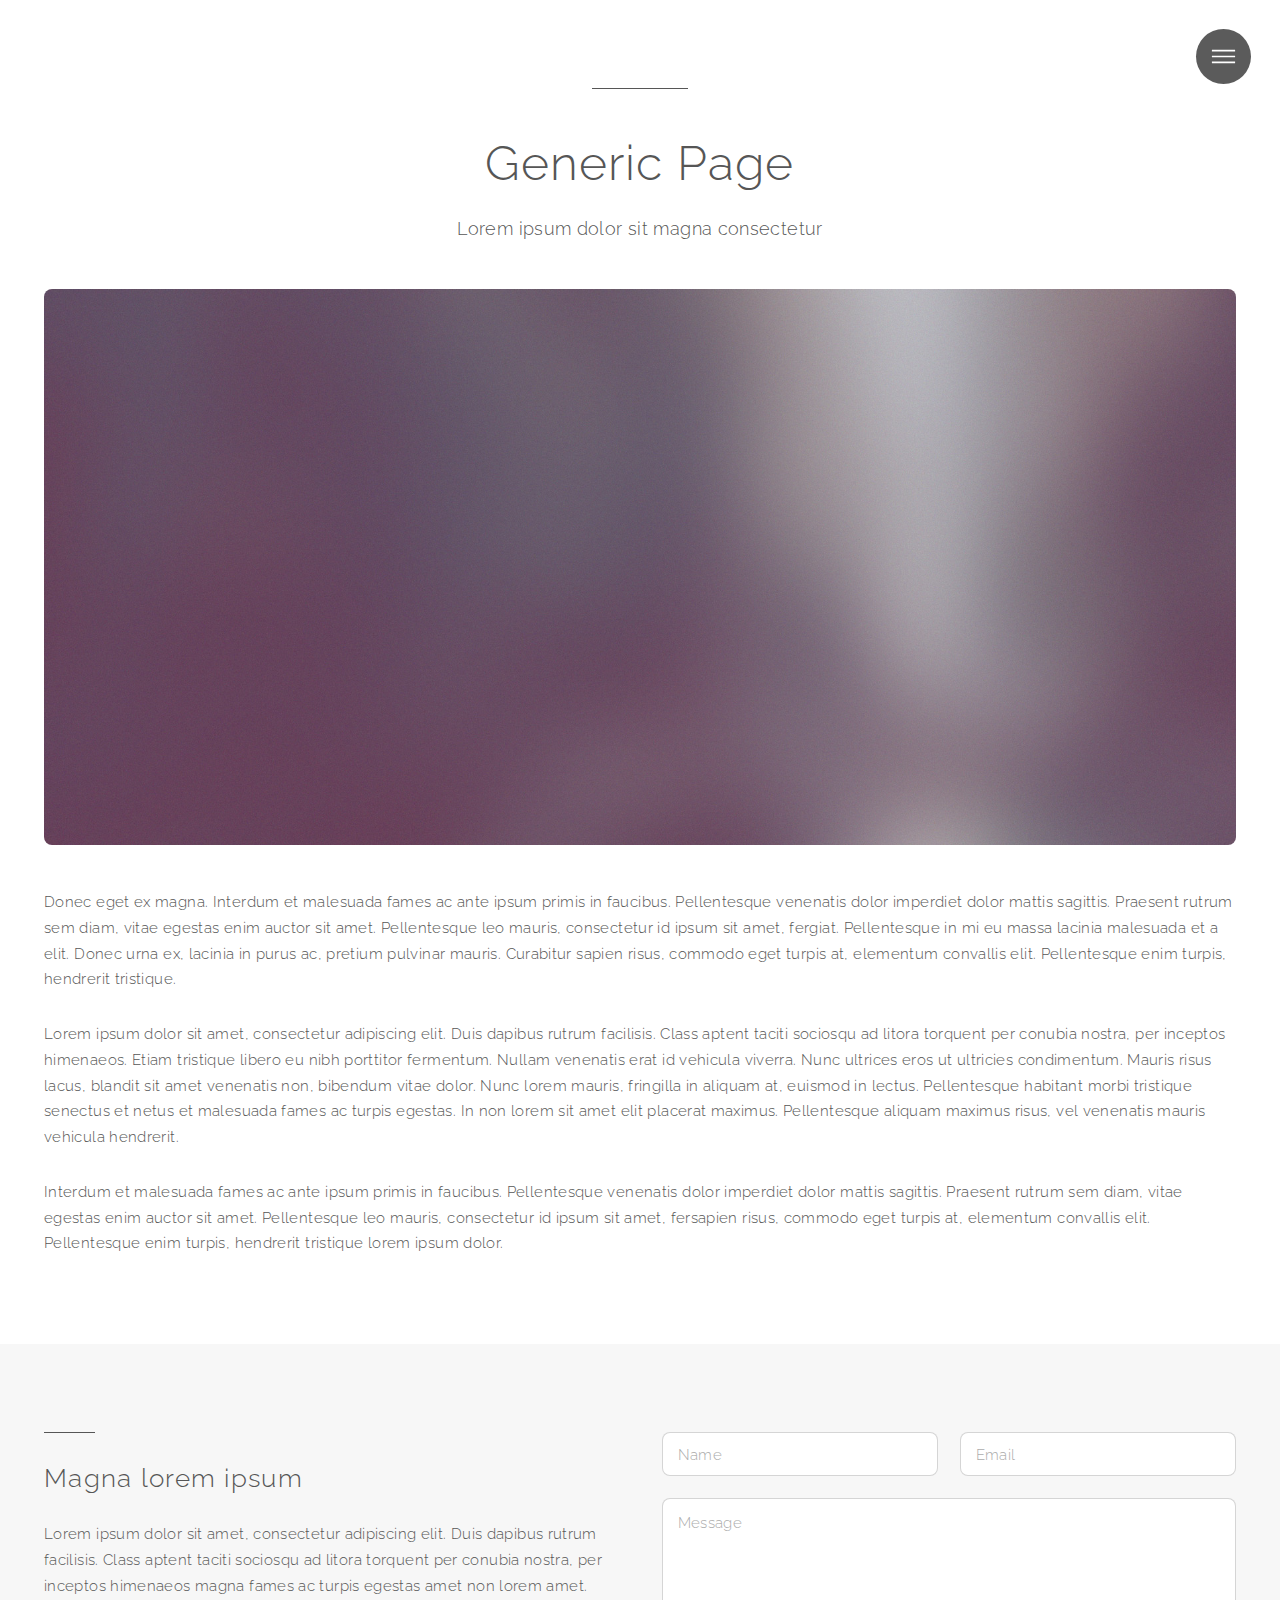
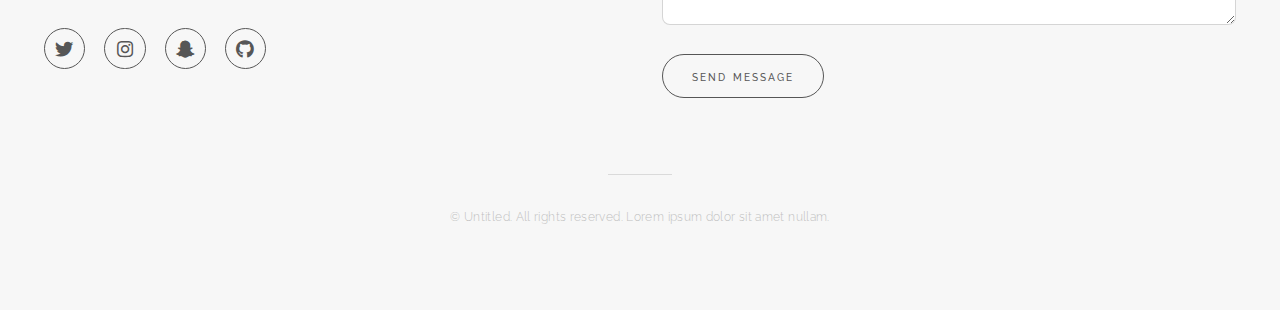
<file: generic.html>
<!DOCTYPE HTML>
<!--
	Reflex by Pixelarity
	pixelarity.com | hello@pixelarity.com
	License: pixelarity.com/license
-->
<html>
	<head>
		<title>Untitled</title>
		<meta charset="utf-8" />
		<meta name="viewport" content="width=device-width, initial-scale=1, user-scalable=no" />
		<link rel="stylesheet" href="assets/css/main.css" />
	</head>
	<body class="is-preload">

		<!-- Header -->
			<header id="header">
				<nav>
					<ul>
						<li><a href="#menu">Menu</a></li>
					</ul>
				</nav>
			</header>

		<!-- Menu -->
			<nav id="menu">
				<h2>Menu</h2>
				<ul class="links">
					<li><a href="index.html">Home</a></li>
					<li><a href="generic.html">Ipsum veroeros</a></li>
					<li><a href="generic.html">Tempus etiam</a></li>
					<li><a href="generic.html">Consequat dolor</a></li>
					<li><a href="elements.html">Elements</a></li>
				</ul>
				<ul class="actions stacked">
					<li><a href="#" class="button fit primary">Get Started</a></li>
					<li><a href="#" class="button fit">Log In</a></li>
				</ul>
			</nav>

		<!-- Wrapper -->
			<div id="wrapper">

				<!-- Main -->
					<section id="main" class="wrapper style1">
						<div class="inner">
							<header class="major">
								<h1>Generic Page</h1>
								<p>Lorem ipsum dolor sit magna consectetur</p>
							</header>
							<span class="image main"><img src="images/pic05.jpg" alt="" /></span>
							<p>Donec eget ex magna. Interdum et malesuada fames ac ante ipsum primis in faucibus. Pellentesque venenatis dolor imperdiet dolor mattis sagittis. Praesent rutrum sem diam, vitae egestas enim auctor sit amet. Pellentesque leo mauris, consectetur id ipsum sit amet, fergiat. Pellentesque in mi eu massa lacinia malesuada et a elit. Donec urna ex, lacinia in purus ac, pretium pulvinar mauris. Curabitur sapien risus, commodo eget turpis at, elementum convallis elit. Pellentesque enim turpis, hendrerit tristique.</p>
							<p>Lorem ipsum dolor sit amet, consectetur adipiscing elit. Duis dapibus rutrum facilisis. Class aptent taciti sociosqu ad litora torquent per conubia nostra, per inceptos himenaeos. Etiam tristique libero eu nibh porttitor fermentum. Nullam venenatis erat id vehicula viverra. Nunc ultrices eros ut ultricies condimentum. Mauris risus lacus, blandit sit amet venenatis non, bibendum vitae dolor. Nunc lorem mauris, fringilla in aliquam at, euismod in lectus. Pellentesque habitant morbi tristique senectus et netus et malesuada fames ac turpis egestas. In non lorem sit amet elit placerat maximus. Pellentesque aliquam maximus risus, vel venenatis mauris vehicula hendrerit.</p>
							<p>Interdum et malesuada fames ac ante ipsum primis in faucibus. Pellentesque venenatis dolor imperdiet dolor mattis sagittis. Praesent rutrum sem diam, vitae egestas enim auctor sit amet. Pellentesque leo mauris, consectetur id ipsum sit amet, fersapien risus, commodo eget turpis at, elementum convallis elit. Pellentesque enim turpis, hendrerit tristique lorem ipsum dolor.</p>
						</div>
					</section>

				<!-- Footer -->
					<section id="footer" class="wrapper split style2">
						<div class="inner">
							<section>
								<header>
									<h3>Magna lorem ipsum</h3>
								</header>
								<p>Lorem ipsum dolor sit amet, consectetur adipiscing elit. Duis dapibus rutrum facilisis. Class aptent taciti sociosqu ad litora torquent per conubia nostra, per inceptos himenaeos magna fames ac turpis egestas amet non lorem amet.</p>
								<ul class="icons">
									<li><a href="#" class="icon brands fa-twitter"><span class="label">Twitter</span></a></li>
									<li><a href="#" class="icon brands fa-instagram"><span class="label">Instagram</span></a></li>
									<li><a href="#" class="icon brands fa-snapchat-ghost"><span class="label">Snapchat</span></a></li>
									<li><a href="#" class="icon brands fa-github"><span class="label">GitHub</span></a></l
								</ul>
							</section>
							<section>
								<form method="post" action="#">
									<div class="fields">
										<div class="field half"><input type="text" name="name" id="name" placeholder="Name" /></div>
										<div class="field half"><input type="email" name="email" id="email" placeholder="Email" /></div>
										<div class="field"><textarea name="message" id="message" placeholder="Message" rows="4"></textarea></div>
									</div>
									<ul class="actions">
										<li><input type="submit" value="Send Message" /></li>
									</ul>
								</form>
							</section>
						</div>
						<div class="copyright">
							<p>&copy; Untitled. All rights reserved. Lorem ipsum dolor sit amet nullam.</p>
						</div>
					</section>

			</div>

		<!-- Scripts -->
			<script src="assets/js/jquery.min.js"></script>
			<script src="assets/js/browser.min.js"></script>
			<script src="assets/js/breakpoints.min.js"></script>
			<script src="assets/js/util.js"></script>
			<script src="assets/js/main.js"></script>

	</body>
</html>
</file>
<file: assets/css/main.css>
@import url(fontawesome-all.min.css);
@import url("https://fonts.googleapis.com/css?family=Raleway:300,300italic,500,500italic");

/*
	Reflex by Pixelarity
	pixelarity.com | hello@pixelarity.com
	License: pixelarity.com/license
*/

html, body, div, span, applet, object,
iframe, h1, h2, h3, h4, h5, h6, p, blockquote,
pre, a, abbr, acronym, address, big, cite,
code, del, dfn, em, img, ins, kbd, q, s, samp,
small, strike, strong, sub, sup, tt, var, b,
u, i, center, dl, dt, dd, ol, ul, li, fieldset,
form, label, legend, table, caption, tbody,
tfoot, thead, tr, th, td, article, aside,
canvas, details, embed, figure, figcaption,
footer, header, hgroup, menu, nav, output, ruby,
section, summary, time, mark, audio, video {
	margin: 0;
	padding: 0;
	border: 0;
	font-size: 100%;
	font: inherit;
	vertical-align: baseline;}

article, aside, details, figcaption, figure,
footer, header, hgroup, menu, nav, section {
	display: block;}

body {
	line-height: 1;
}

ol, ul {
	list-style: none;
}

blockquote, q {
	quotes: none;
}

	blockquote:before, blockquote:after, q:before, q:after {
		content: '';
		content: none;
	}

table {
	border-collapse: collapse;
	border-spacing: 0;
}

body {
	-webkit-text-size-adjust: none;
}

mark {
	background-color: transparent;
	color: inherit;
}

input::-moz-focus-inner {
	border: 0;
	padding: 0;
}

input, select, textarea {
	-moz-appearance: none;
	-webkit-appearance: none;
	-ms-appearance: none;
	appearance: none;
}

/* Basic */

	@-ms-viewport {
		width: device-width;
	}

	body {
		-ms-overflow-style: scrollbar;
	}

	@media screen and (max-width: 480px) {

		html, body {
			min-width: 320px;
		}

	}

	html {
		box-sizing: border-box;
	}

	*, *:before, *:after {
		box-sizing: inherit;
	}

	body {
		background: #ffffff;
	}

		body.is-preload *, body.is-preload *:before, body.is-preload *:after {
			-moz-animation: none !important;
			-webkit-animation: none !important;
			-ms-animation: none !important;
			animation: none !important;
			-moz-transition: none !important;
			-webkit-transition: none !important;
			-ms-transition: none !important;
			transition: none !important;
		}

/* Type */

	body {
		background-color: #ffffff;
		color: #565656;
	}

	body, input, select, textarea {
		font-family: Raleway, Helvetica, sans-serif;
		font-size: 14pt;
		font-weight: 300;
		line-height: 1.75;
		letter-spacing: 0.025em;
	}

		@media screen and (max-width: 1680px) {

			body, input, select, textarea {
				font-size: 12pt;
			}

		}

		@media screen and (max-width: 1280px) {

			body, input, select, textarea {
				font-size: 11pt;
			}

		}

		@media screen and (max-width: 980px) {

			body, input, select, textarea {
				font-size: 12pt;
			}

		}

		@media screen and (max-width: 736px) {

			body, input, select, textarea {
				font-size: 11pt;
			}

		}

		@media screen and (max-width: 480px) {

			body, input, select, textarea {
				font-size: 11pt;
			}

		}

		@media screen and (max-width: 360px) {

			body, input, select, textarea {
				font-size: 10.5pt;
			}

		}

	input, select, textarea {
		color: inherit;
	}

	a {
		-moz-transition: border-bottom-color 0.2s ease;
		-webkit-transition: border-bottom-color 0.2s ease;
		-ms-transition: border-bottom-color 0.2s ease;
		transition: border-bottom-color 0.2s ease;
		color: inherit;
		text-decoration: none;
		border-bottom: dotted 1px;
	}

		a:hover {
			border-bottom-color: transparent;
		}

	strong, b {
		color: inherit;
		font-weight: 500;
	}

	em, i {
		font-style: italic;
	}

	p {
		margin: 0 0 2em 0;
	}

	h1, h2, h3, h4, h5, h6 {
		color: inherit;
		font-weight: 300;
		line-height: 1.5;
		margin: 0 0 1.75rem 0;
		letter-spacing: 0.05em;
	}

		h1 a, h2 a, h3 a, h4 a, h5 a, h6 a {
			color: inherit;
			text-decoration: none;
		}

		@media screen and (max-width: 1280px) {

			h1, h2, h3, h4, h5, h6 {
				margin: 0 0 1.5rem 0;
			}

		}

		@media screen and (max-width: 736px) {

			h1, h2, h3, h4, h5, h6 {
				margin: 0 0 1.25rem 0;
			}

		}

	h1 {
		font-size: 3.25em;
		line-height: 1.1;
		margin: 0 0 1.5rem 0;
		letter-spacing: 0.025em;
	}

		@media screen and (max-width: 736px) {

			h1 {
				font-size: 2em;
				line-height: 1.3;
				margin: 0 0 1rem 0;
			}

		}

	h2 {
		font-size: 2.5em;
		line-height: 1.3;
	}

		@media screen and (max-width: 1280px) {

			h2 {
				font-size: 2.25em;
			}

		}

		@media screen and (max-width: 736px) {

			h2 {
				font-size: 1.5em;
				line-height: 1.5;
			}

		}

	h3 {
		font-size: 1.75em;
	}

		@media screen and (max-width: 736px) {

			h3 {
				font-size: 1.25em;
			}

		}

	h4 {
		font-size: 1.1em;
	}

		@media screen and (max-width: 736px) {

			h4 {
				font-size: 1em;
			}

		}

	h5 {
		font-size: 0.9em;
	}

	h6 {
		font-size: 0.7em;
	}

	sub {
		font-size: 0.8em;
		position: relative;
		top: 0.5em;
	}

	sup {
		font-size: 0.8em;
		position: relative;
		top: -0.5em;
	}

	blockquote {
		border-left: solid 4px;
		font-style: italic;
		margin: 0 0 2em 0;
		padding: 0.5em 0 0.5em 2em;
	}

	code {
		border-radius: 0.5rem;
		font-family: "Courier New", monospace;
		font-size: 0.9em;
		margin: 0 0.25em;
		padding: 0.25em 0.65em;
	}

	pre {
		-webkit-overflow-scrolling: touch;
		font-family: "Courier New", monospace;
		font-size: 0.9em;
		margin: 0 0 2em 0;
	}

		pre code {
			display: block;
			padding: 1em 1.5em;
			overflow-x: auto;
		}

	hr {
		border: 0;
		border-bottom: solid 1px;
		margin: 3em 0;
	}

		hr.major {
			margin: 5em 0;
		}

	.align-left {
		text-align: left;
	}

	.align-center {
		text-align: center;
	}

	.align-right {
		text-align: right;
	}

	blockquote {
		border-left-color: rgba(86, 86, 86, 0.25);
	}

	hr {
		border-bottom-color: rgba(86, 86, 86, 0.25);
	}

	code {
		background: rgba(86, 86, 86, 0.075);
	}

/* Row */

	.row {
		display: flex;
		flex-wrap: wrap;
		box-sizing: border-box;
		align-items: stretch;
	}

		.row > * {
			box-sizing: border-box;
		}

		.row.gtr-uniform > * > :last-child {
			margin-bottom: 0;
		}

		.row.aln-left {
			justify-content: flex-start;
		}

		.row.aln-center {
			justify-content: center;
		}

		.row.aln-right {
			justify-content: flex-end;
		}

		.row.aln-top {
			align-items: flex-start;
		}

		.row.aln-middle {
			align-items: center;
		}

		.row.aln-bottom {
			align-items: flex-end;
		}

		.row > .imp {
			order: -1;
		}

		.row > .col-1 {
			width: 8.33333%;
		}

		.row > .off-1 {
			margin-left: 8.33333%;
		}

		.row > .col-2 {
			width: 16.66667%;
		}

		.row > .off-2 {
			margin-left: 16.66667%;
		}

		.row > .col-3 {
			width: 25%;
		}

		.row > .off-3 {
			margin-left: 25%;
		}

		.row > .col-4 {
			width: 33.33333%;
		}

		.row > .off-4 {
			margin-left: 33.33333%;
		}

		.row > .col-5 {
			width: 41.66667%;
		}

		.row > .off-5 {
			margin-left: 41.66667%;
		}

		.row > .col-6 {
			width: 50%;
		}

		.row > .off-6 {
			margin-left: 50%;
		}

		.row > .col-7 {
			width: 58.33333%;
		}

		.row > .off-7 {
			margin-left: 58.33333%;
		}

		.row > .col-8 {
			width: 66.66667%;
		}

		.row > .off-8 {
			margin-left: 66.66667%;
		}

		.row > .col-9 {
			width: 75%;
		}

		.row > .off-9 {
			margin-left: 75%;
		}

		.row > .col-10 {
			width: 83.33333%;
		}

		.row > .off-10 {
			margin-left: 83.33333%;
		}

		.row > .col-11 {
			width: 91.66667%;
		}

		.row > .off-11 {
			margin-left: 91.66667%;
		}

		.row > .col-12 {
			width: 100%;
		}

		.row > .off-12 {
			margin-left: 100%;
		}

		.row.gtr-0 {
			margin-top: 0;
			margin-left: 0em;
		}

			.row.gtr-0 > * {
				padding: 0 0 0 0em;
			}

			.row.gtr-0.gtr-uniform {
				margin-top: 0em;
			}

				.row.gtr-0.gtr-uniform > * {
					padding-top: 0em;
				}

		.row.gtr-25 {
			margin-top: 0;
			margin-left: -0.5em;
		}

			.row.gtr-25 > * {
				padding: 0 0 0 0.5em;
			}

			.row.gtr-25.gtr-uniform {
				margin-top: -0.5em;
			}

				.row.gtr-25.gtr-uniform > * {
					padding-top: 0.5em;
				}

		.row.gtr-50 {
			margin-top: 0;
			margin-left: -1em;
		}

			.row.gtr-50 > * {
				padding: 0 0 0 1em;
			}

			.row.gtr-50.gtr-uniform {
				margin-top: -1em;
			}

				.row.gtr-50.gtr-uniform > * {
					padding-top: 1em;
				}

		.row {
			margin-top: 0;
			margin-left: -2em;
		}

			.row > * {
				padding: 0 0 0 2em;
			}

			.row.gtr-uniform {
				margin-top: -2em;
			}

				.row.gtr-uniform > * {
					padding-top: 2em;
				}

		.row.gtr-150 {
			margin-top: 0;
			margin-left: -3em;
		}

			.row.gtr-150 > * {
				padding: 0 0 0 3em;
			}

			.row.gtr-150.gtr-uniform {
				margin-top: -3em;
			}

				.row.gtr-150.gtr-uniform > * {
					padding-top: 3em;
				}

		.row.gtr-200 {
			margin-top: 0;
			margin-left: -4em;
		}

			.row.gtr-200 > * {
				padding: 0 0 0 4em;
			}

			.row.gtr-200.gtr-uniform {
				margin-top: -4em;
			}

				.row.gtr-200.gtr-uniform > * {
					padding-top: 4em;
				}

		@media screen and (max-width: 1680px) {

			.row {
				display: flex;
				flex-wrap: wrap;
				box-sizing: border-box;
				align-items: stretch;
			}

				.row > * {
					box-sizing: border-box;
				}

				.row.gtr-uniform > * > :last-child {
					margin-bottom: 0;
				}

				.row.aln-left {
					justify-content: flex-start;
				}

				.row.aln-center {
					justify-content: center;
				}

				.row.aln-right {
					justify-content: flex-end;
				}

				.row.aln-top {
					align-items: flex-start;
				}

				.row.aln-middle {
					align-items: center;
				}

				.row.aln-bottom {
					align-items: flex-end;
				}

				.row > .imp-xlarge {
					order: -1;
				}

				.row > .col-1-xlarge {
					width: 8.33333%;
				}

				.row > .off-1-xlarge {
					margin-left: 8.33333%;
				}

				.row > .col-2-xlarge {
					width: 16.66667%;
				}

				.row > .off-2-xlarge {
					margin-left: 16.66667%;
				}

				.row > .col-3-xlarge {
					width: 25%;
				}

				.row > .off-3-xlarge {
					margin-left: 25%;
				}

				.row > .col-4-xlarge {
					width: 33.33333%;
				}

				.row > .off-4-xlarge {
					margin-left: 33.33333%;
				}

				.row > .col-5-xlarge {
					width: 41.66667%;
				}

				.row > .off-5-xlarge {
					margin-left: 41.66667%;
				}

				.row > .col-6-xlarge {
					width: 50%;
				}

				.row > .off-6-xlarge {
					margin-left: 50%;
				}

				.row > .col-7-xlarge {
					width: 58.33333%;
				}

				.row > .off-7-xlarge {
					margin-left: 58.33333%;
				}

				.row > .col-8-xlarge {
					width: 66.66667%;
				}

				.row > .off-8-xlarge {
					margin-left: 66.66667%;
				}

				.row > .col-9-xlarge {
					width: 75%;
				}

				.row > .off-9-xlarge {
					margin-left: 75%;
				}

				.row > .col-10-xlarge {
					width: 83.33333%;
				}

				.row > .off-10-xlarge {
					margin-left: 83.33333%;
				}

				.row > .col-11-xlarge {
					width: 91.66667%;
				}

				.row > .off-11-xlarge {
					margin-left: 91.66667%;
				}

				.row > .col-12-xlarge {
					width: 100%;
				}

				.row > .off-12-xlarge {
					margin-left: 100%;
				}

				.row.gtr-0 {
					margin-top: 0;
					margin-left: 0em;
				}

					.row.gtr-0 > * {
						padding: 0 0 0 0em;
					}

					.row.gtr-0.gtr-uniform {
						margin-top: 0em;
					}

						.row.gtr-0.gtr-uniform > * {
							padding-top: 0em;
						}

				.row.gtr-25 {
					margin-top: 0;
					margin-left: -0.5em;
				}

					.row.gtr-25 > * {
						padding: 0 0 0 0.5em;
					}

					.row.gtr-25.gtr-uniform {
						margin-top: -0.5em;
					}

						.row.gtr-25.gtr-uniform > * {
							padding-top: 0.5em;
						}

				.row.gtr-50 {
					margin-top: 0;
					margin-left: -1em;
				}

					.row.gtr-50 > * {
						padding: 0 0 0 1em;
					}

					.row.gtr-50.gtr-uniform {
						margin-top: -1em;
					}

						.row.gtr-50.gtr-uniform > * {
							padding-top: 1em;
						}

				.row {
					margin-top: 0;
					margin-left: -2em;
				}

					.row > * {
						padding: 0 0 0 2em;
					}

					.row.gtr-uniform {
						margin-top: -2em;
					}

						.row.gtr-uniform > * {
							padding-top: 2em;
						}

				.row.gtr-150 {
					margin-top: 0;
					margin-left: -3em;
				}

					.row.gtr-150 > * {
						padding: 0 0 0 3em;
					}

					.row.gtr-150.gtr-uniform {
						margin-top: -3em;
					}

						.row.gtr-150.gtr-uniform > * {
							padding-top: 3em;
						}

				.row.gtr-200 {
					margin-top: 0;
					margin-left: -4em;
				}

					.row.gtr-200 > * {
						padding: 0 0 0 4em;
					}

					.row.gtr-200.gtr-uniform {
						margin-top: -4em;
					}

						.row.gtr-200.gtr-uniform > * {
							padding-top: 4em;
						}

		}

		@media screen and (max-width: 1280px) {

			.row {
				display: flex;
				flex-wrap: wrap;
				box-sizing: border-box;
				align-items: stretch;
			}

				.row > * {
					box-sizing: border-box;
				}

				.row.gtr-uniform > * > :last-child {
					margin-bottom: 0;
				}

				.row.aln-left {
					justify-content: flex-start;
				}

				.row.aln-center {
					justify-content: center;
				}

				.row.aln-right {
					justify-content: flex-end;
				}

				.row.aln-top {
					align-items: flex-start;
				}

				.row.aln-middle {
					align-items: center;
				}

				.row.aln-bottom {
					align-items: flex-end;
				}

				.row > .imp-large {
					order: -1;
				}

				.row > .col-1-large {
					width: 8.33333%;
				}

				.row > .off-1-large {
					margin-left: 8.33333%;
				}

				.row > .col-2-large {
					width: 16.66667%;
				}

				.row > .off-2-large {
					margin-left: 16.66667%;
				}

				.row > .col-3-large {
					width: 25%;
				}

				.row > .off-3-large {
					margin-left: 25%;
				}

				.row > .col-4-large {
					width: 33.33333%;
				}

				.row > .off-4-large {
					margin-left: 33.33333%;
				}

				.row > .col-5-large {
					width: 41.66667%;
				}

				.row > .off-5-large {
					margin-left: 41.66667%;
				}

				.row > .col-6-large {
					width: 50%;
				}

				.row > .off-6-large {
					margin-left: 50%;
				}

				.row > .col-7-large {
					width: 58.33333%;
				}

				.row > .off-7-large {
					margin-left: 58.33333%;
				}

				.row > .col-8-large {
					width: 66.66667%;
				}

				.row > .off-8-large {
					margin-left: 66.66667%;
				}

				.row > .col-9-large {
					width: 75%;
				}

				.row > .off-9-large {
					margin-left: 75%;
				}

				.row > .col-10-large {
					width: 83.33333%;
				}

				.row > .off-10-large {
					margin-left: 83.33333%;
				}

				.row > .col-11-large {
					width: 91.66667%;
				}

				.row > .off-11-large {
					margin-left: 91.66667%;
				}

				.row > .col-12-large {
					width: 100%;
				}

				.row > .off-12-large {
					margin-left: 100%;
				}

				.row.gtr-0 {
					margin-top: 0;
					margin-left: 0em;
				}

					.row.gtr-0 > * {
						padding: 0 0 0 0em;
					}

					.row.gtr-0.gtr-uniform {
						margin-top: 0em;
					}

						.row.gtr-0.gtr-uniform > * {
							padding-top: 0em;
						}

				.row.gtr-25 {
					margin-top: 0;
					margin-left: -0.5em;
				}

					.row.gtr-25 > * {
						padding: 0 0 0 0.5em;
					}

					.row.gtr-25.gtr-uniform {
						margin-top: -0.5em;
					}

						.row.gtr-25.gtr-uniform > * {
							padding-top: 0.5em;
						}

				.row.gtr-50 {
					margin-top: 0;
					margin-left: -1em;
				}

					.row.gtr-50 > * {
						padding: 0 0 0 1em;
					}

					.row.gtr-50.gtr-uniform {
						margin-top: -1em;
					}

						.row.gtr-50.gtr-uniform > * {
							padding-top: 1em;
						}

				.row {
					margin-top: 0;
					margin-left: -2em;
				}

					.row > * {
						padding: 0 0 0 2em;
					}

					.row.gtr-uniform {
						margin-top: -2em;
					}

						.row.gtr-uniform > * {
							padding-top: 2em;
						}

				.row.gtr-150 {
					margin-top: 0;
					margin-left: -3em;
				}

					.row.gtr-150 > * {
						padding: 0 0 0 3em;
					}

					.row.gtr-150.gtr-uniform {
						margin-top: -3em;
					}

						.row.gtr-150.gtr-uniform > * {
							padding-top: 3em;
						}

				.row.gtr-200 {
					margin-top: 0;
					margin-left: -4em;
				}

					.row.gtr-200 > * {
						padding: 0 0 0 4em;
					}

					.row.gtr-200.gtr-uniform {
						margin-top: -4em;
					}

						.row.gtr-200.gtr-uniform > * {
							padding-top: 4em;
						}

		}

		@media screen and (max-width: 980px) {

			.row {
				display: flex;
				flex-wrap: wrap;
				box-sizing: border-box;
				align-items: stretch;
			}

				.row > * {
					box-sizing: border-box;
				}

				.row.gtr-uniform > * > :last-child {
					margin-bottom: 0;
				}

				.row.aln-left {
					justify-content: flex-start;
				}

				.row.aln-center {
					justify-content: center;
				}

				.row.aln-right {
					justify-content: flex-end;
				}

				.row.aln-top {
					align-items: flex-start;
				}

				.row.aln-middle {
					align-items: center;
				}

				.row.aln-bottom {
					align-items: flex-end;
				}

				.row > .imp-medium {
					order: -1;
				}

				.row > .col-1-medium {
					width: 8.33333%;
				}

				.row > .off-1-medium {
					margin-left: 8.33333%;
				}

				.row > .col-2-medium {
					width: 16.66667%;
				}

				.row > .off-2-medium {
					margin-left: 16.66667%;
				}

				.row > .col-3-medium {
					width: 25%;
				}

				.row > .off-3-medium {
					margin-left: 25%;
				}

				.row > .col-4-medium {
					width: 33.33333%;
				}

				.row > .off-4-medium {
					margin-left: 33.33333%;
				}

				.row > .col-5-medium {
					width: 41.66667%;
				}

				.row > .off-5-medium {
					margin-left: 41.66667%;
				}

				.row > .col-6-medium {
					width: 50%;
				}

				.row > .off-6-medium {
					margin-left: 50%;
				}

				.row > .col-7-medium {
					width: 58.33333%;
				}

				.row > .off-7-medium {
					margin-left: 58.33333%;
				}

				.row > .col-8-medium {
					width: 66.66667%;
				}

				.row > .off-8-medium {
					margin-left: 66.66667%;
				}

				.row > .col-9-medium {
					width: 75%;
				}

				.row > .off-9-medium {
					margin-left: 75%;
				}

				.row > .col-10-medium {
					width: 83.33333%;
				}

				.row > .off-10-medium {
					margin-left: 83.33333%;
				}

				.row > .col-11-medium {
					width: 91.66667%;
				}

				.row > .off-11-medium {
					margin-left: 91.66667%;
				}

				.row > .col-12-medium {
					width: 100%;
				}

				.row > .off-12-medium {
					margin-left: 100%;
				}

				.row.gtr-0 {
					margin-top: 0;
					margin-left: 0em;
				}

					.row.gtr-0 > * {
						padding: 0 0 0 0em;
					}

					.row.gtr-0.gtr-uniform {
						margin-top: 0em;
					}

						.row.gtr-0.gtr-uniform > * {
							padding-top: 0em;
						}

				.row.gtr-25 {
					margin-top: 0;
					margin-left: -0.375em;
				}

					.row.gtr-25 > * {
						padding: 0 0 0 0.375em;
					}

					.row.gtr-25.gtr-uniform {
						margin-top: -0.375em;
					}

						.row.gtr-25.gtr-uniform > * {
							padding-top: 0.375em;
						}

				.row.gtr-50 {
					margin-top: 0;
					margin-left: -0.75em;
				}

					.row.gtr-50 > * {
						padding: 0 0 0 0.75em;
					}

					.row.gtr-50.gtr-uniform {
						margin-top: -0.75em;
					}

						.row.gtr-50.gtr-uniform > * {
							padding-top: 0.75em;
						}

				.row {
					margin-top: 0;
					margin-left: -1.5em;
				}

					.row > * {
						padding: 0 0 0 1.5em;
					}

					.row.gtr-uniform {
						margin-top: -1.5em;
					}

						.row.gtr-uniform > * {
							padding-top: 1.5em;
						}

				.row.gtr-150 {
					margin-top: 0;
					margin-left: -2.25em;
				}

					.row.gtr-150 > * {
						padding: 0 0 0 2.25em;
					}

					.row.gtr-150.gtr-uniform {
						margin-top: -2.25em;
					}

						.row.gtr-150.gtr-uniform > * {
							padding-top: 2.25em;
						}

				.row.gtr-200 {
					margin-top: 0;
					margin-left: -3em;
				}

					.row.gtr-200 > * {
						padding: 0 0 0 3em;
					}

					.row.gtr-200.gtr-uniform {
						margin-top: -3em;
					}

						.row.gtr-200.gtr-uniform > * {
							padding-top: 3em;
						}

		}

		@media screen and (max-width: 736px) {

			.row {
				display: flex;
				flex-wrap: wrap;
				box-sizing: border-box;
				align-items: stretch;
			}

				.row > * {
					box-sizing: border-box;
				}

				.row.gtr-uniform > * > :last-child {
					margin-bottom: 0;
				}

				.row.aln-left {
					justify-content: flex-start;
				}

				.row.aln-center {
					justify-content: center;
				}

				.row.aln-right {
					justify-content: flex-end;
				}

				.row.aln-top {
					align-items: flex-start;
				}

				.row.aln-middle {
					align-items: center;
				}

				.row.aln-bottom {
					align-items: flex-end;
				}

				.row > .imp-small {
					order: -1;
				}

				.row > .col-1-small {
					width: 8.33333%;
				}

				.row > .off-1-small {
					margin-left: 8.33333%;
				}

				.row > .col-2-small {
					width: 16.66667%;
				}

				.row > .off-2-small {
					margin-left: 16.66667%;
				}

				.row > .col-3-small {
					width: 25%;
				}

				.row > .off-3-small {
					margin-left: 25%;
				}

				.row > .col-4-small {
					width: 33.33333%;
				}

				.row > .off-4-small {
					margin-left: 33.33333%;
				}

				.row > .col-5-small {
					width: 41.66667%;
				}

				.row > .off-5-small {
					margin-left: 41.66667%;
				}

				.row > .col-6-small {
					width: 50%;
				}

				.row > .off-6-small {
					margin-left: 50%;
				}

				.row > .col-7-small {
					width: 58.33333%;
				}

				.row > .off-7-small {
					margin-left: 58.33333%;
				}

				.row > .col-8-small {
					width: 66.66667%;
				}

				.row > .off-8-small {
					margin-left: 66.66667%;
				}

				.row > .col-9-small {
					width: 75%;
				}

				.row > .off-9-small {
					margin-left: 75%;
				}

				.row > .col-10-small {
					width: 83.33333%;
				}

				.row > .off-10-small {
					margin-left: 83.33333%;
				}

				.row > .col-11-small {
					width: 91.66667%;
				}

				.row > .off-11-small {
					margin-left: 91.66667%;
				}

				.row > .col-12-small {
					width: 100%;
				}

				.row > .off-12-small {
					margin-left: 100%;
				}

				.row.gtr-0 {
					margin-top: 0;
					margin-left: 0em;
				}

					.row.gtr-0 > * {
						padding: 0 0 0 0em;
					}

					.row.gtr-0.gtr-uniform {
						margin-top: 0em;
					}

						.row.gtr-0.gtr-uniform > * {
							padding-top: 0em;
						}

				.row.gtr-25 {
					margin-top: 0;
					margin-left: -0.25em;
				}

					.row.gtr-25 > * {
						padding: 0 0 0 0.25em;
					}

					.row.gtr-25.gtr-uniform {
						margin-top: -0.25em;
					}

						.row.gtr-25.gtr-uniform > * {
							padding-top: 0.25em;
						}

				.row.gtr-50 {
					margin-top: 0;
					margin-left: -0.5em;
				}

					.row.gtr-50 > * {
						padding: 0 0 0 0.5em;
					}

					.row.gtr-50.gtr-uniform {
						margin-top: -0.5em;
					}

						.row.gtr-50.gtr-uniform > * {
							padding-top: 0.5em;
						}

				.row {
					margin-top: 0;
					margin-left: -1em;
				}

					.row > * {
						padding: 0 0 0 1em;
					}

					.row.gtr-uniform {
						margin-top: -1em;
					}

						.row.gtr-uniform > * {
							padding-top: 1em;
						}

				.row.gtr-150 {
					margin-top: 0;
					margin-left: -1.5em;
				}

					.row.gtr-150 > * {
						padding: 0 0 0 1.5em;
					}

					.row.gtr-150.gtr-uniform {
						margin-top: -1.5em;
					}

						.row.gtr-150.gtr-uniform > * {
							padding-top: 1.5em;
						}

				.row.gtr-200 {
					margin-top: 0;
					margin-left: -2em;
				}

					.row.gtr-200 > * {
						padding: 0 0 0 2em;
					}

					.row.gtr-200.gtr-uniform {
						margin-top: -2em;
					}

						.row.gtr-200.gtr-uniform > * {
							padding-top: 2em;
						}

		}

		@media screen and (max-width: 480px) {

			.row {
				display: flex;
				flex-wrap: wrap;
				box-sizing: border-box;
				align-items: stretch;
			}

				.row > * {
					box-sizing: border-box;
				}

				.row.gtr-uniform > * > :last-child {
					margin-bottom: 0;
				}

				.row.aln-left {
					justify-content: flex-start;
				}

				.row.aln-center {
					justify-content: center;
				}

				.row.aln-right {
					justify-content: flex-end;
				}

				.row.aln-top {
					align-items: flex-start;
				}

				.row.aln-middle {
					align-items: center;
				}

				.row.aln-bottom {
					align-items: flex-end;
				}

				.row > .imp-xsmall {
					order: -1;
				}

				.row > .col-1-xsmall {
					width: 8.33333%;
				}

				.row > .off-1-xsmall {
					margin-left: 8.33333%;
				}

				.row > .col-2-xsmall {
					width: 16.66667%;
				}

				.row > .off-2-xsmall {
					margin-left: 16.66667%;
				}

				.row > .col-3-xsmall {
					width: 25%;
				}

				.row > .off-3-xsmall {
					margin-left: 25%;
				}

				.row > .col-4-xsmall {
					width: 33.33333%;
				}

				.row > .off-4-xsmall {
					margin-left: 33.33333%;
				}

				.row > .col-5-xsmall {
					width: 41.66667%;
				}

				.row > .off-5-xsmall {
					margin-left: 41.66667%;
				}

				.row > .col-6-xsmall {
					width: 50%;
				}

				.row > .off-6-xsmall {
					margin-left: 50%;
				}

				.row > .col-7-xsmall {
					width: 58.33333%;
				}

				.row > .off-7-xsmall {
					margin-left: 58.33333%;
				}

				.row > .col-8-xsmall {
					width: 66.66667%;
				}

				.row > .off-8-xsmall {
					margin-left: 66.66667%;
				}

				.row > .col-9-xsmall {
					width: 75%;
				}

				.row > .off-9-xsmall {
					margin-left: 75%;
				}

				.row > .col-10-xsmall {
					width: 83.33333%;
				}

				.row > .off-10-xsmall {
					margin-left: 83.33333%;
				}

				.row > .col-11-xsmall {
					width: 91.66667%;
				}

				.row > .off-11-xsmall {
					margin-left: 91.66667%;
				}

				.row > .col-12-xsmall {
					width: 100%;
				}

				.row > .off-12-xsmall {
					margin-left: 100%;
				}

				.row.gtr-0 {
					margin-top: 0;
					margin-left: 0em;
				}

					.row.gtr-0 > * {
						padding: 0 0 0 0em;
					}

					.row.gtr-0.gtr-uniform {
						margin-top: 0em;
					}

						.row.gtr-0.gtr-uniform > * {
							padding-top: 0em;
						}

				.row.gtr-25 {
					margin-top: 0;
					margin-left: -0.25em;
				}

					.row.gtr-25 > * {
						padding: 0 0 0 0.25em;
					}

					.row.gtr-25.gtr-uniform {
						margin-top: -0.25em;
					}

						.row.gtr-25.gtr-uniform > * {
							padding-top: 0.25em;
						}

				.row.gtr-50 {
					margin-top: 0;
					margin-left: -0.5em;
				}

					.row.gtr-50 > * {
						padding: 0 0 0 0.5em;
					}

					.row.gtr-50.gtr-uniform {
						margin-top: -0.5em;
					}

						.row.gtr-50.gtr-uniform > * {
							padding-top: 0.5em;
						}

				.row {
					margin-top: 0;
					margin-left: -1em;
				}

					.row > * {
						padding: 0 0 0 1em;
					}

					.row.gtr-uniform {
						margin-top: -1em;
					}

						.row.gtr-uniform > * {
							padding-top: 1em;
						}

				.row.gtr-150 {
					margin-top: 0;
					margin-left: -1.5em;
				}

					.row.gtr-150 > * {
						padding: 0 0 0 1.5em;
					}

					.row.gtr-150.gtr-uniform {
						margin-top: -1.5em;
					}

						.row.gtr-150.gtr-uniform > * {
							padding-top: 1.5em;
						}

				.row.gtr-200 {
					margin-top: 0;
					margin-left: -2em;
				}

					.row.gtr-200 > * {
						padding: 0 0 0 2em;
					}

					.row.gtr-200.gtr-uniform {
						margin-top: -2em;
					}

						.row.gtr-200.gtr-uniform > * {
							padding-top: 2em;
						}

		}

/* Box */

	.box {
		border-radius: 0.5rem;
		border: solid 1px;
		margin-bottom: 2em;
		padding: 1.5em;
	}

		.box > :last-child,
		.box > :last-child > :last-child,
		.box > :last-child > :last-child > :last-child {
			margin-bottom: 0;
		}

		.box.alt {
			border: 0;
			border-radius: 0;
			padding: 0;
		}

/* Button */

	input[type="submit"],
	input[type="reset"],
	input[type="button"],
	button,
	.button {
		-moz-appearance: none;
		-webkit-appearance: none;
		-ms-appearance: none;
		appearance: none;
		-moz-transition: background-color 0.2s ease-in-out, color 0.2s ease-in-out;
		-webkit-transition: background-color 0.2s ease-in-out, color 0.2s ease-in-out;
		-ms-transition: background-color 0.2s ease-in-out, color 0.2s ease-in-out;
		transition: background-color 0.2s ease-in-out, color 0.2s ease-in-out;
		border-radius: 0.5rem;
		border-style: solid;
		border-width: 1px !important;
		border-color: inherit !important;
		color: inherit !important;
		cursor: pointer;
		display: inline-block;
		font-weight: 500;
		font-size: 0.7em;
		height: 4.28571em;
		line-height: 4.28571em;
		border-radius: 4.28571em;
		padding: 0 2.85714em;
		text-align: center;
		text-decoration: none;
		white-space: nowrap;
		text-transform: uppercase;
		letter-spacing: 0.2em;
	}

		input[type="submit"]:hover,
		input[type="reset"]:hover,
		input[type="button"]:hover,
		button:hover,
		.button:hover {
			border: solid 1px;
		}

		input[type="submit"].icon:before,
		input[type="reset"].icon:before,
		input[type="button"].icon:before,
		button.icon:before,
		.button.icon:before {
			margin-right: 0.5em;
		}

		input[type="submit"].fit,
		input[type="reset"].fit,
		input[type="button"].fit,
		button.fit,
		.button.fit {
			width: 100%;
		}

		input[type="submit"].large,
		input[type="reset"].large,
		input[type="button"].large,
		button.large,
		.button.large {
			font-size: 0.85em;
			height: 3.92857em;
			line-height: 3.92857em;
			border-radius: 3.92857em;
			padding: 0 2.5em;
		}

		input[type="submit"].small,
		input[type="reset"].small,
		input[type="button"].small,
		button.small,
		.button.small {
			font-size: 0.6em;
			height: 3.75em;
			line-height: 3.75em;
			border-radius: 3.75em;
			padding: 0 2.5em;
		}

		input[type="submit"].disabled, input[type="submit"]:disabled,
		input[type="reset"].disabled,
		input[type="reset"]:disabled,
		input[type="button"].disabled,
		input[type="button"]:disabled,
		button.disabled,
		button:disabled,
		.button.disabled,
		.button:disabled {
			pointer-events: none;
			opacity: 0.25;
		}

	input[type="submit"],
	input[type="reset"],
	input[type="button"],
	button,
	.button {
		background-color: transparent;
	}

		input[type="submit"]:hover,
		input[type="reset"]:hover,
		input[type="button"]:hover,
		button:hover,
		.button:hover {
			background-color: rgba(86, 86, 86, 0.075);
		}

		input[type="submit"].primary,
		input[type="reset"].primary,
		input[type="button"].primary,
		button.primary,
		.button.primary {
			background-color: #565656;
			border-color: #565656;
			color: #ffffff !important;
		}

			input[type="submit"].primary:hover,
			input[type="reset"].primary:hover,
			input[type="button"].primary:hover,
			button.primary:hover,
			.button.primary:hover {
				background-color: rgba(86, 86, 86, 0.075);
				color: inherit !important;
			}

/* Form */

	form {
		margin: 0 0 2em 0;
	}

		form > :last-child {
			margin-bottom: 0;
		}

		form > .fields {
			display: -moz-flex;
			display: -webkit-flex;
			display: -ms-flex;
			display: flex;
			-moz-flex-wrap: wrap;
			-webkit-flex-wrap: wrap;
			-ms-flex-wrap: wrap;
			flex-wrap: wrap;
			width: calc(100% + 3em);
			margin: -1.5em 0 2em -1.5em;
		}

			form > .fields > .field {
				-moz-flex-grow: 0;
				-webkit-flex-grow: 0;
				-ms-flex-grow: 0;
				flex-grow: 0;
				-moz-flex-shrink: 0;
				-webkit-flex-shrink: 0;
				-ms-flex-shrink: 0;
				flex-shrink: 0;
				padding: 1.5em 0 0 1.5em;
				width: calc(100% - 1.5em);
			}

				form > .fields > .field.half {
					width: calc(50% - 0.75em);
				}

				form > .fields > .field.third {
					width: calc(100%/3 - 0.5em);
				}

				form > .fields > .field.quarter {
					width: calc(25% - 0.375em);
				}

		@media screen and (max-width: 480px) {

			form {
				overflow: hidden;
			}

				form > .fields {
					width: calc(100% + 3em);
					margin: -1.5em 0 2em -1.5em;
				}

					form > .fields > .field {
						padding: 1.5em 0 0 1.5em;
						width: calc(100% - 1.5em);
					}

						form > .fields > .field.half {
							width: calc(100% - 1.5em);
						}

						form > .fields > .field.third {
							width: calc(100% - 1.5em);
						}

						form > .fields > .field.quarter {
							width: calc(100% - 1.5em);
						}

		}

	label {
		color: inherit;
		display: block;
		font-size: 0.9em;
		font-weight: 500;
		margin: 0 0 1em 0;
	}

	input[type="text"],
	input[type="password"],
	input[type="email"],
	select,
	textarea {
		-moz-appearance: none;
		-webkit-appearance: none;
		-ms-appearance: none;
		appearance: none;
		border-radius: 0.5rem;
		border: none;
		border: solid 1px;
		color: inherit;
		display: block;
		outline: 0;
		padding: 0 1em;
		text-decoration: none;
		width: 100%;
	}

		input[type="text"]:invalid,
		input[type="password"]:invalid,
		input[type="email"]:invalid,
		select:invalid,
		textarea:invalid {
			box-shadow: none;
		}

	select {
		background-size: 1.25em;
		background-repeat: no-repeat;
		background-position: calc(100% - 1em) center;
		height: 3em;
		padding-right: 3em;
		text-overflow: ellipsis;
	}

		select:focus::-ms-value {
			background-color: transparent;
		}

		select::-ms-expand {
			display: none;
		}

	input[type="text"],
	input[type="password"],
	input[type="email"],
	select {
		height: 3em;
	}

	textarea {
		padding: 0.75em 1em;
	}

	input[type="checkbox"],
	input[type="radio"] {
		-moz-appearance: none;
		-webkit-appearance: none;
		-ms-appearance: none;
		appearance: none;
		display: block;
		float: left;
		margin-right: -2em;
		opacity: 0;
		width: 1em;
		z-index: -1;
	}

		input[type="checkbox"] + label,
		input[type="radio"] + label {
			text-decoration: none;
			color: inherit;
			cursor: pointer;
			display: inline-block;
			font-size: 1em;
			font-weight: 300;
			padding-left: 2.55em;
			padding-right: 0.75em;
			position: relative;
		}

			input[type="checkbox"] + label:before,
			input[type="radio"] + label:before {
				-moz-osx-font-smoothing: grayscale;
				-webkit-font-smoothing: antialiased;
				display: inline-block;
				font-style: normal;
				font-variant: normal;
				text-rendering: auto;
				line-height: 1;
				text-transform: none !important;
				font-family: 'Font Awesome 5 Free';
				font-weight: 900;
			}

			input[type="checkbox"] + label:before,
			input[type="radio"] + label:before {
				border-radius: 0.5rem;
				border: solid 1px;
				content: '';
				display: inline-block;
				font-size: 0.8em;
				height: 2.25em;
				left: 0;
				line-height: 2.25em;
				position: absolute;
				text-align: center;
				top: 0;
				width: 2.25em;
			}

		input[type="checkbox"]:checked + label:before,
		input[type="radio"]:checked + label:before {
			content: '\f00c';
		}

	input[type="checkbox"] + label:before {
		border-radius: 0.5rem;
	}

	input[type="radio"] + label:before {
		border-radius: 100%;
	}

	::-webkit-input-placeholder {
		color: inherit !important;
		opacity: 0.5;
	}

	:-moz-placeholder {
		color: inherit !important;
		opacity: 0.5;
	}

	::-moz-placeholder {
		color: inherit !important;
		opacity: 0.5;
	}

	:-ms-input-placeholder {
		color: inherit !important;
		opacity: 0.5;
	}

	select {
		background-image: url("data:image/svg+xml;charset=utf8,%3Csvg xmlns='http://www.w3.org/2000/svg' width='40' height='40' preserveAspectRatio='none' viewBox='0 0 40 40'%3E%3Cpath d='M9.4,12.3l10.4,10.4l10.4-10.4c0.2-0.2,0.5-0.4,0.9-0.4c0.3,0,0.6,0.1,0.9,0.4l3.3,3.3c0.2,0.2,0.4,0.5,0.4,0.9 c0,0.4-0.1,0.6-0.4,0.9L20.7,31.9c-0.2,0.2-0.5,0.4-0.9,0.4c-0.3,0-0.6-0.1-0.9-0.4L4.3,17.3c-0.2-0.2-0.4-0.5-0.4-0.9 c0-0.4,0.1-0.6,0.4-0.9l3.3-3.3c0.2-0.2,0.5-0.4,0.9-0.4S9.1,12.1,9.4,12.3z' fill='%23565656' /%3E%3C/svg%3E");
	}

		select option {
			background: #ffffff;
		}

	input[type="text"],
	input[type="password"],
	input[type="email"],
	select,
	textarea {
		background-color: #ffffff;
		border-color: rgba(86, 86, 86, 0.25);
	}

		input[type="text"]:focus,
		input[type="password"]:focus,
		input[type="email"]:focus,
		select:focus,
		textarea:focus {
			border-color: #565656;
			box-shadow: 0 0 0 1px #565656;
		}

	input[type="checkbox"] + label:before,
	input[type="radio"] + label:before {
		background: #ffffff;
		border-color: rgba(86, 86, 86, 0.25);
	}

	input[type="checkbox"]:focus + label:before,
	input[type="radio"]:focus + label:before {
		box-shadow: 0 0 0 1px #565656;
		border-color: #565656;
	}

	input[type="checkbox"]:checked + label:before,
	input[type="radio"]:checked + label:before {
		background-color: #565656;
		border-color: #565656;
		color: #ffffff;
	}

/* Icon */

	.icon {
		text-decoration: none;
		position: relative;
		border-bottom-width: 0;
	}

		.icon:before {
			-moz-osx-font-smoothing: grayscale;
			-webkit-font-smoothing: antialiased;
			display: inline-block;
			font-style: normal;
			font-variant: normal;
			text-rendering: auto;
			line-height: 1;
			text-transform: none !important;
			font-family: 'Font Awesome 5 Free';
			font-weight: 400;
		}

		.icon > .label {
			display: none;
		}

		.icon.solid:before {
			font-weight: 900;
		}

		.icon.brands:before {
			font-family: 'Font Awesome 5 Brands';
		}

/* Image */

	.image {
		border-radius: 0.5rem;
		border: 0;
		display: inline-block;
		position: relative;
	}

		.image img {
			border-radius: 0.5rem;
			display: block;
		}

		.image.left, .image.right {
			max-width: 40%;
		}

			.image.left img, .image.right img {
				width: 100%;
			}

		.image.left {
			float: left;
			margin: 0 1.5em 1em 0;
			top: 0.25em;
		}

		.image.right {
			float: right;
			margin: 0 0 1em 1.5em;
			top: 0.25em;
		}

		.image.fit {
			display: block;
			margin: 0 0 2em 0;
			width: 100%;
		}

			.image.fit img {
				width: 100%;
			}

		.image.main {
			display: block;
			margin: 0 0 3em 0;
			width: 100%;
		}

			.image.main img {
				width: 100%;
			}

/* List */

	ol {
		list-style: decimal;
		margin: 0 0 2em 0;
		padding-left: 1.25em;
	}

		ol li {
			padding-left: 0.25em;
		}

	ul {
		list-style: disc;
		margin: 0 0 2em 0;
		padding-left: 1em;
	}

		ul li {
			padding-left: 0.5em;
		}

		ul.alt {
			list-style: none;
			padding-left: 0;
		}

			ul.alt li {
				border-top: solid 1px;
				padding: 0.5em 0;
			}

				ul.alt li:first-child {
					border-top: 0;
					padding-top: 0;
				}

	dl {
		margin: 0 0 2em 0;
	}

		dl dt {
			display: block;
			font-weight: 500;
			margin: 0 0 1em 0;
		}

		dl dd {
			margin-left: 2em;
		}

	ul.alt li {
		border-top-color: rgba(86, 86, 86, 0.25);
	}

	ul.icons li a.icon:hover:before {
		background-color: rgba(86, 86, 86, 0.075);
	}

/* Actions */

	ul.actions {
		display: -moz-flex;
		display: -webkit-flex;
		display: -ms-flex;
		display: flex;
		cursor: default;
		list-style: none;
		margin-left: -1em;
		padding-left: 0;
	}

		ul.actions li {
			padding: 0 0 0 1em;
			vertical-align: middle;
		}

		ul.actions.special {
			-moz-justify-content: center;
			-webkit-justify-content: center;
			-ms-justify-content: center;
			justify-content: center;
			width: 100%;
			margin-left: 0;
		}

			ul.actions.special li:first-child {
				padding-left: 0;
			}

		ul.actions.stacked {
			-moz-flex-direction: column;
			-webkit-flex-direction: column;
			-ms-flex-direction: column;
			flex-direction: column;
			margin-left: 0;
		}

			ul.actions.stacked li {
				padding: 1.3em 0 0 0;
			}

				ul.actions.stacked li:first-child {
					padding-top: 0;
				}

		ul.actions.fit {
			width: calc(100% + 1em);
		}

			ul.actions.fit li {
				-moz-flex-grow: 1;
				-webkit-flex-grow: 1;
				-ms-flex-grow: 1;
				flex-grow: 1;
				-moz-flex-shrink: 1;
				-webkit-flex-shrink: 1;
				-ms-flex-shrink: 1;
				flex-shrink: 1;
				width: 100%;
			}

				ul.actions.fit li > * {
					width: 100%;
				}

			ul.actions.fit.stacked {
				width: 100%;
			}

		@media screen and (max-width: 480px) {

			ul.actions:not(.fixed) {
				-moz-flex-direction: column;
				-webkit-flex-direction: column;
				-ms-flex-direction: column;
				flex-direction: column;
				margin-left: 0;
				width: 100% !important;
			}

				ul.actions:not(.fixed) li {
					-moz-flex-grow: 1;
					-webkit-flex-grow: 1;
					-ms-flex-grow: 1;
					flex-grow: 1;
					-moz-flex-shrink: 1;
					-webkit-flex-shrink: 1;
					-ms-flex-shrink: 1;
					flex-shrink: 1;
					padding: 1em 0 0 0;
					text-align: center;
					width: 100%;
				}

					ul.actions:not(.fixed) li > * {
						width: 100%;
					}

					ul.actions:not(.fixed) li:first-child {
						padding-top: 0;
					}

					ul.actions:not(.fixed) li input[type="submit"],
					ul.actions:not(.fixed) li input[type="reset"],
					ul.actions:not(.fixed) li input[type="button"],
					ul.actions:not(.fixed) li button,
					ul.actions:not(.fixed) li .button {
						width: 100%;
					}

						ul.actions:not(.fixed) li input[type="submit"].icon:before,
						ul.actions:not(.fixed) li input[type="reset"].icon:before,
						ul.actions:not(.fixed) li input[type="button"].icon:before,
						ul.actions:not(.fixed) li button.icon:before,
						ul.actions:not(.fixed) li .button.icon:before {
							margin-left: -0.5em;
						}

		}

/* Icons */

	ul.icons {
		cursor: default;
		list-style: none;
		padding-left: 0;
	}

		ul.icons li {
			position: relative;
			display: inline-block;
			padding: 0 1em 0 0;
		}

			ul.icons li:last-child {
				padding-right: 0 !important;
			}

			ul.icons li .icon:before {
				-moz-transition: background-color 0.2s ease-in-out, color 0.2s ease-in-out;
				-webkit-transition: background-color 0.2s ease-in-out, color 0.2s ease-in-out;
				-ms-transition: background-color 0.2s ease-in-out, color 0.2s ease-in-out;
				transition: background-color 0.2s ease-in-out, color 0.2s ease-in-out;
				border: solid 1px;
				border-radius: 100%;
				width: 2.25em;
				height: 2.25em;
				line-height: 2.25em;
				display: inline-block;
				text-align: center;
				font-size: 1.25em;
			}

		ul.icons.major {
			margin: 3.5em 0;
		}

			ul.icons.major li {
				padding: 0 4em 0 0;
			}

				ul.icons.major li .icon:before {
					width: 3.5em;
					height: 3.5em;
					line-height: 3.5em;
					font-size: 2.25rem;
				}

		ul.icons.style2 li:before {
			content: '';
			width: 1em;
			height: 1px;
			border-top: solid 1px;
			display: block;
			position: absolute;
			top: 50%;
			left: -1em;
		}

		ul.icons.style2 li:first-child:before {
			display: none;
		}

		ul.icons.style2.major li:before {
			width: 4em;
			left: -4em;
		}

		@media screen and (max-width: 1280px) {

			ul.icons.major {
				margin: 0 0 2em 0;
			}

				ul.icons.major li {
					padding: 1em !important;
				}

					ul.icons.major li:before {
						display: none;
					}

			ul.icons.style2 li:before {
				display: none;
			}

		}

		@media screen and (max-width: 980px) {

			ul.icons.major {
				max-width: 34em;
				margin-left: auto;
				margin-right: auto;
			}

		}

		@media screen and (max-width: 736px) {

			ul.icons.major {
				max-width: 30em;
			}

				ul.icons.major li {
					padding: 0.75em !important;
				}

					ul.icons.major li .icon:before {
						width: 2.75em;
						height: 2.75em;
						line-height: 2.75em;
					}

		}

		@media screen and (max-width: 480px) {

			ul.icons.major {
				max-width: 100%;
			}

				ul.icons.major li {
					padding: 0.5em !important;
				}

					ul.icons.major li .icon:before {
						font-size: 1.75rem;
					}

		}

	ul.icons li a.icon:hover:before {
		background-color: rgba(86, 86, 86, 0.075);
	}

/* Section/Article */

	section header h1:before, section header h2:before, section header h3:before, section header h4:before, section header h5:before, section header h6:before, article header h1:before, article header h2:before, article header h3:before, article header h4:before, article header h5:before, article header h6:before {
		content: '';
		display: block;
		width: 2em;
		height: 1px;
		border-top: solid 1px;
		margin: 0 0 1em 0;
	}

	section header p, article header p {
		font-size: 1.25em;
	}

	section header.major, article header.major {
		text-align: center;
		margin: 0 0 3em 0;
	}

		section header.major h1:before, section header.major h2:before, section header.major h3:before, section header.major h4:before, section header.major h5:before, section header.major h6:before, article header.major h1:before, article header.major h2:before, article header.major h3:before, article header.major h4:before, article header.major h5:before, article header.major h6:before {
			margin-left: auto;
			margin-right: auto;
		}

	section.special, article.special {
		text-align: center;
	}

		section.special header h2:before, section.special header h3:before, section.special header h4:before, section.special header h5:before, section.special header h6:before, article.special header h2:before, article.special header h3:before, article.special header h4:before, article.special header h5:before, article.special header h6:before {
			margin-left: auto;
			margin-right: auto;
		}

	@media screen and (max-width: 736px) {

		section header p, article header p {
			font-size: 1em;
		}

			section header p br, article header p br {
				display: none;
			}

	}

/* Table */

	.table-wrapper {
		-webkit-overflow-scrolling: touch;
		overflow-x: auto;
	}

	table {
		margin: 0 0 2em 0;
		width: 100%;
	}

		table tbody tr {
			border: solid 1px;
			border-left: 0;
			border-right: 0;
		}

		table td {
			padding: 0.75em 0.75em;
		}

		table th {
			font-size: 0.9em;
			font-weight: 500;
			padding: 0 0.75em 0.75em 0.75em;
			text-align: left;
		}

		table thead {
			border-bottom: solid 2px;
		}

		table tfoot {
			border-top: solid 2px;
		}

		table.alt {
			border-collapse: separate;
		}

			table.alt tbody tr td {
				border: solid 1px;
				border-left-width: 0;
				border-top-width: 0;
			}

				table.alt tbody tr td:first-child {
					border-left-width: 1px;
				}

			table.alt tbody tr:first-child td {
				border-top-width: 1px;
			}

			table.alt thead {
				border-bottom: 0;
			}

			table.alt tfoot {
				border-top: 0;
			}

	table thead {
		border-bottom-color: rgba(86, 86, 86, 0.25);
	}

	table tfoot {
		border-top-color: rgba(86, 86, 86, 0.25);
	}

	table tbody tr {
		border-color: rgba(86, 86, 86, 0.25);
	}

		table tbody tr:nth-child(2n + 1) {
			background-color: rgba(86, 86, 86, 0.075);
		}

	table.alt tbody tr td {
		border-color: rgba(86, 86, 86, 0.25);
	}

/* Spotlight */

	.spotlight {
		display: -moz-flex;
		display: -webkit-flex;
		display: -ms-flex;
		display: flex;
		-moz-flex-direction: row-reverse;
		-webkit-flex-direction: row-reverse;
		-ms-flex-direction: row-reverse;
		flex-direction: row-reverse;
		-moz-align-items: center;
		-webkit-align-items: center;
		-ms-align-items: center;
		align-items: center;
		text-align: left;
		margin: 4em 0;
	}

		.spotlight .image {
			margin: 0 0 0 2em;
			width: 50%;
			-ms-flex: 1;
		}

			.spotlight .image img {
				width: 100%;
			}

		.spotlight .content {
			margin: 0 2em 0 0;
			width: 50%;
			-ms-flex: 1;
		}

			.spotlight .content header h2:before, .spotlight .content header h3:before, .spotlight .content header h4:before, .spotlight .content header h5:before, .spotlight .content header h6:before {
				margin-left: 0 !important;
				margin-right: 0 !important;
			}

			.spotlight .content > :last-child {
				margin-bottom: 0;
			}

				.spotlight .content > :last-child > :last-child {
					margin-bottom: 0;
				}

		.spotlight:nth-of-type(2n) {
			-moz-flex-direction: row;
			-webkit-flex-direction: row;
			-ms-flex-direction: row;
			flex-direction: row;
		}

			.spotlight:nth-of-type(2n) .image {
				margin: 0 2em 0 0;
			}

			.spotlight:nth-of-type(2n) .content {
				margin: 0 0 0 2em;
			}

		@media screen and (max-width: 1280px) {

			.spotlight .image {
				margin: 0 0 0 1.5em;
			}

			.spotlight .content {
				margin: 0 1.5em 0 0;
			}

			.spotlight:nth-of-type(2n) .image {
				margin: 0 1.5em 0 0;
			}

			.spotlight:nth-of-type(2n) .content {
				margin: 0 0 0 1.5em;
			}

		}

		@media screen and (max-width: 980px) {

			.spotlight {
				display: block;
			}

				.spotlight .image {
					margin: 0 0 3em 0 !important;
					width: 100%;
				}

				.spotlight .content {
					margin: 0 !important;
					text-align: center;
					width: 100%;
				}

					.spotlight .content header h2:before, .spotlight .content header h3:before, .spotlight .content header h4:before, .spotlight .content header h5:before, .spotlight .content header h6:before {
						margin-left: auto !important;
						margin-right: auto !important;
					}

				.spotlight ul.actions {
					-moz-justify-content: center;
					-webkit-justify-content: center;
					-ms-justify-content: center;
					justify-content: center;
					width: 100%;
					margin-left: 0;
				}

					.spotlight ul.actions li:first-child {
						padding-left: 0;
					}

				.spotlight:last-of-type {
					border-bottom: solid 1px;
					padding-bottom: 4em !important;
				}

		}

		@media screen and (max-width: 736px) {

			.spotlight:first-of-type {
				margin-top: 0;
			}

		}

	@media screen and (max-width: 980px) {

		.spotlight:last-of-type {
			border-bottom-color: rgba(86, 86, 86, 0.25);
		}

	}

/* Wrapper */

	.wrapper {
		padding: 7.5em 0 5.5em 0 ;
	}

		.wrapper > .inner {
			width: 72em;
			max-width: 100%;
			margin: 0 auto;
		}

			@media screen and (max-width: 1680px) {

				.wrapper > .inner {
					width: 64em;
				}

			}

		.wrapper.style2 {
			background-color: #f7f7f7;
		}

		.wrapper.style3 {
			background-color: #565656;
			color: #ffffff;
			background-image: -moz-linear-gradient(to top, rgba(86, 86, 86, 0.7), rgba(86, 86, 86, 0.7)), url("../../images/pic05.jpg");
			background-image: -webkit-linear-gradient(to top, rgba(86, 86, 86, 0.7), rgba(86, 86, 86, 0.7)), url("../../images/pic05.jpg");
			background-image: -ms-linear-gradient(to top, rgba(86, 86, 86, 0.7), rgba(86, 86, 86, 0.7)), url("../../images/pic05.jpg");
			background-image: linear-gradient(to top, rgba(86, 86, 86, 0.7), rgba(86, 86, 86, 0.7)), url("../../images/pic05.jpg");
			background-size: cover, cover;
			background-position: center, center;
			background-repeat: repeat, no-repeat;
			background-attachment: fixed;
		}

			.wrapper.style3 blockquote {
				border-left-color: rgba(255, 255, 255, 0.25);
			}

			.wrapper.style3 hr {
				border-bottom-color: rgba(255, 255, 255, 0.25);
			}

			.wrapper.style3 code {
				background: rgba(255, 255, 255, 0.075);
			}

			.wrapper.style3 input[type="submit"],
			.wrapper.style3 input[type="reset"],
			.wrapper.style3 input[type="button"],
			.wrapper.style3 button,
			.wrapper.style3 .button {
				background-color: transparent;
			}

				.wrapper.style3 input[type="submit"]:hover,
				.wrapper.style3 input[type="reset"]:hover,
				.wrapper.style3 input[type="button"]:hover,
				.wrapper.style3 button:hover,
				.wrapper.style3 .button:hover {
					background-color: rgba(255, 255, 255, 0.075);
				}

				.wrapper.style3 input[type="submit"].primary,
				.wrapper.style3 input[type="reset"].primary,
				.wrapper.style3 input[type="button"].primary,
				.wrapper.style3 button.primary,
				.wrapper.style3 .button.primary {
					background-color: #ffffff;
					border-color: #ffffff;
					color: #565656 !important;
				}

					.wrapper.style3 input[type="submit"].primary:hover,
					.wrapper.style3 input[type="reset"].primary:hover,
					.wrapper.style3 input[type="button"].primary:hover,
					.wrapper.style3 button.primary:hover,
					.wrapper.style3 .button.primary:hover {
						background-color: rgba(255, 255, 255, 0.075);
						color: inherit !important;
					}

			.wrapper.style3 select {
				background-image: url("data:image/svg+xml;charset=utf8,%3Csvg xmlns='http://www.w3.org/2000/svg' width='40' height='40' preserveAspectRatio='none' viewBox='0 0 40 40'%3E%3Cpath d='M9.4,12.3l10.4,10.4l10.4-10.4c0.2-0.2,0.5-0.4,0.9-0.4c0.3,0,0.6,0.1,0.9,0.4l3.3,3.3c0.2,0.2,0.4,0.5,0.4,0.9 c0,0.4-0.1,0.6-0.4,0.9L20.7,31.9c-0.2,0.2-0.5,0.4-0.9,0.4c-0.3,0-0.6-0.1-0.9-0.4L4.3,17.3c-0.2-0.2-0.4-0.5-0.4-0.9 c0-0.4,0.1-0.6,0.4-0.9l3.3-3.3c0.2-0.2,0.5-0.4,0.9-0.4S9.1,12.1,9.4,12.3z' fill='%23ffffff' /%3E%3C/svg%3E");
			}

				.wrapper.style3 select option {
					background: #565656;
				}

			.wrapper.style3 input[type="text"],
			.wrapper.style3 input[type="password"],
			.wrapper.style3 input[type="email"],
			.wrapper.style3 select,
			.wrapper.style3 textarea {
				background-color: rgba(255, 255, 255, 0.075);
				border-color: inherit;
			}

				.wrapper.style3 input[type="text"]:focus,
				.wrapper.style3 input[type="password"]:focus,
				.wrapper.style3 input[type="email"]:focus,
				.wrapper.style3 select:focus,
				.wrapper.style3 textarea:focus {
					background: rgba(255, 255, 255, 0.25);
					box-shadow: 0 0 0 1px #ffffff;
				}

			.wrapper.style3 input[type="checkbox"] + label:before,
			.wrapper.style3 input[type="radio"] + label:before {
				background: rgba(255, 255, 255, 0.075);
				border-color: inherit;
			}

			.wrapper.style3 input[type="checkbox"]:focus + label:before,
			.wrapper.style3 input[type="radio"]:focus + label:before {
				background: rgba(255, 255, 255, 0.075);
				box-shadow: 0 0 0 1px #ffffff;
			}

			.wrapper.style3 input[type="checkbox"]:checked + label:before,
			.wrapper.style3 input[type="radio"]:checked + label:before {
				background-color: #ffffff;
				border-color: #ffffff;
				color: #565656;
			}

			.wrapper.style3 ul.alt li {
				border-top-color: rgba(255, 255, 255, 0.25);
			}

			.wrapper.style3 ul.icons li a.icon:hover:before {
				background-color: rgba(255, 255, 255, 0.075);
			}

			.wrapper.style3 ul.icons li a.icon:hover:before {
				background-color: rgba(255, 255, 255, 0.075);
			}

			.wrapper.style3 table thead {
				border-bottom-color: rgba(255, 255, 255, 0.25);
			}

			.wrapper.style3 table tfoot {
				border-top-color: rgba(255, 255, 255, 0.25);
			}

			.wrapper.style3 table tbody tr {
				border-color: rgba(255, 255, 255, 0.25);
			}

				.wrapper.style3 table tbody tr:nth-child(2n + 1) {
					background-color: rgba(255, 255, 255, 0.075);
				}

			.wrapper.style3 table.alt tbody tr td {
				border-color: rgba(255, 255, 255, 0.25);
			}

			@media screen and (max-width: 980px) {

				.wrapper.style3 .spotlight:last-of-type {
					border-bottom-color: rgba(255, 255, 255, 0.25);
				}

			}

			@media screen and (max-width: 980px) {

				.wrapper.style3 > .inner.split > :first-child {
					border-bottom-color: rgba(255, 255, 255, 0.25);
				}

			}

		.wrapper.featured {
			text-align: center;
		}

			.wrapper.featured > .inner {
				display: -moz-inline-flex;
				display: -webkit-inline-flex;
				display: -ms-inline-flex;
				display: inline-flex;
				-moz-flex-direction: row;
				-webkit-flex-direction: row;
				-ms-flex-direction: row;
				flex-direction: row;
				-moz-align-items: center;
				-webkit-align-items: center;
				-ms-align-items: center;
				align-items: center;
				padding: 2em 0;
				width: auto;
				text-align: left;
			}

				.wrapper.featured > .inner > .image {
					display: block;
					margin: 0 4em 2em 0;
					width: 21em;
				}

					.wrapper.featured > .inner > .image img {
						border-radius: 100%;
						width: 100%;
					}

				.wrapper.featured > .inner > .content h1 {
					font-size: 4em;
				}

					.wrapper.featured > .inner > .content h1:before {
						display: none;
					}

				.wrapper.featured > .inner > .content p {
					font-size: 1.5em;
					margin: 0 0 1.5em 0;
				}

				@media screen and (max-width: 1280px) {

					.wrapper.featured > .inner {
						padding: 0;
					}

						.wrapper.featured > .inner > .content h1 {
							font-size: 3.5em;
						}

						.wrapper.featured > .inner > .content p {
							font-size: 1.25em;
						}

				}

				@media screen and (max-width: 980px) {

					.wrapper.featured > .inner {
						display: block;
						text-align: center;
					}

						.wrapper.featured > .inner > .image {
							margin: 0 auto 3em auto;
							width: 18em;
						}

						.wrapper.featured > .inner > .content p {
							margin: 0 0 2em 0;
						}

				}

				@media screen and (max-width: 736px) {

					.wrapper.featured > .inner > .image {
						margin: 0 auto 2.5em auto;
						width: 13em;
					}

					.wrapper.featured > .inner > .content h1 {
						font-size: 2.5em;
					}

					.wrapper.featured > .inner > .content p {
						font-size: 1em;
					}

				}

				@media screen and (max-width: 360px) {

					.wrapper.featured > .inner > .image {
						margin: 0 auto 2em auto;
						width: 11em;
					}

				}

		.wrapper.split > .inner {
			display: -moz-flex;
			display: -webkit-flex;
			display: -ms-flex;
			display: flex;
			-moz-flex-direction: row;
			-webkit-flex-direction: row;
			-ms-flex-direction: row;
			flex-direction: row;
		}

			.wrapper.split > .inner > * {
				width: 50%;
				-ms-flex: 1;
			}

			.wrapper.split > .inner > :first-child {
				margin-right: 2em;
			}

			.wrapper.split > .inner > :last-child {
				margin-left: 2em;
			}

			@media screen and (max-width: 1280px) {

				.wrapper.split > .inner > :first-child {
					margin-right: 1.5em;
				}

				.wrapper.split > .inner > :last-child {
					margin-left: 1.5em;
				}

			}

			@media screen and (max-width: 980px) {

				.wrapper.split > .inner {
					display: block;
					text-align: center;
				}

					.wrapper.split > .inner header h2::before, .wrapper.split > .inner header h3::before, .wrapper.split > .inner header h4::before, .wrapper.split > .inner header h5::before, .wrapper.split > .inner header h6::before {
						margin-left: auto !important;
						margin-right: auto !important;
					}

					.wrapper.split > .inner > * {
						width: 100%;
					}

					.wrapper.split > .inner > :first-child {
						margin-right: 0;
						border-bottom: solid 1px rgba(86, 86, 86, 0.25);
						padding-bottom: 2em;
						margin-bottom: 4em !important;
					}

					.wrapper.split > .inner > :last-child {
						margin-left: 0;
					}

			}

		@media screen and (max-width: 1280px) {

			.wrapper {
				padding: 6em 3em 4em 3em ;
			}

				.wrapper > .inner {
					width: 100%;
				}

		}

		@media screen and (max-width: 736px) {

			.wrapper {
				padding: 4em 2em 2em 2em ;
			}

		}

		@media screen and (max-width: 480px) {

			.wrapper {
				padding: 4em 1.5em 2em 1.5em ;
			}

		}

		@media screen and (max-width: 360px) {

			.wrapper {
				padding: 3em 1em 1em 1em ;
			}

		}

/* Header */

	#header {
		position: fixed;
		right: 2em;
		top: 2em;
		z-index: 10000;
	}

		#header ul {
			display: -moz-flex;
			display: -webkit-flex;
			display: -ms-flex;
			display: flex;
			-moz-align-items: center;
			-webkit-align-items: center;
			-ms-align-items: center;
			align-items: center;
			list-style: none;
			margin: 0;
			padding: 0;
		}

			#header ul li {
				display: block;
				padding: 0;
			}

				#header ul li a {
					display: block;
					position: relative;
					height: 3.75em;
					line-height: 3.75em;
					padding: 0 2em 0 0;
					border: 0;
				}

				#header ul li a[href="#menu"] {
					-moz-transition: width 0.2s ease, border-radius 0.2s ease, color 0.2s ease;
					-webkit-transition: width 0.2s ease, border-radius 0.2s ease, color 0.2s ease;
					-ms-transition: width 0.2s ease, border-radius 0.2s ease, color 0.2s ease;
					transition: width 0.2s ease, border-radius 0.2s ease, color 0.2s ease;
					-webkit-tap-highlight-color: transparent;
					background-color: rgba(73, 73, 73, 0.9);
					border-radius: 100%;
					color: #565656;
					overflow: hidden;
					padding: 0;
					text-decoration: none;
					white-space: nowrap;
					font-size: 0.8em;
					text-transform: uppercase;
					letter-spacing: 0.2em;
					text-indent: -4.6875em;
					width: 4.6875em;
					height: 4.6875em;
					line-height: 4.6875em;
				}

					#header ul li a[href="#menu"]:before {
						-moz-transition: all 0.2s ease;
						-webkit-transition: all 0.2s ease;
						-ms-transition: all 0.2s ease;
						transition: all 0.2s ease;
						content: '';
						display: block;
						position: absolute;
						top: 0;
						right: 0;
						background-image: url("data:image/svg+xml;charset=utf8,%3Csvg xmlns='http://www.w3.org/2000/svg' width='100' height='100' viewBox='0 0 100 100' preserveAspectRatio='none'%3E%3Cstyle%3Eline %7B stroke-width: 6px%3B stroke: %23ffffff%3B %7D%3C/style%3E%3Cline x1='10' y1='30' x2='90' y2='30' /%3E%3Cline x1='10' y1='50' x2='90' y2='50' /%3E%3Cline x1='10' y1='70' x2='90' y2='70' /%3E%3C/svg%3E");
						background-position: center;
						background-repeat: no-repeat;
						width: 4.6875em;
						height: 4.6875em;
						background-size: 2.5em;
					}

					#header ul li a[href="#menu"]:hover {
						color: #ffffff;
						text-indent: 0;
						width: 9.6875em;
						border-radius: 4.6875em;
						padding-left: 1.875em;
					}

						#header ul li a[href="#menu"]:hover:before {
							background-size: 1.5625em;
						}

		@media screen and (max-width: 736px) {

			#header {
				right: 1em;
				top: 1em;
			}

				#header ul li a {
					height: 3em;
					line-height: 3em;
					padding: 0 1em 0 0;
				}

				#header ul li a[href="#menu"] {
					text-indent: -3.75em;
					width: 3.75em;
					height: 3.75em;
					line-height: 3.75em;
				}

					#header ul li a[href="#menu"]:before {
						width: 3.75em;
						height: 3.75em;
						background-size: 2.1875em;
					}

					#header ul li a[href="#menu"]:hover {
						border-radius: 100%;
						padding-left: 0;
						text-indent: -3.75em;
						width: 3.75em;
					}

						#header ul li a[href="#menu"]:hover:before {
							background-size: 2.1875em;
						}

		}

/* Menu */

	#menu {
		background-color: #565656;
		color: #ffffff;
		display: -moz-flex;
		display: -webkit-flex;
		display: -ms-flex;
		display: flex;
		-moz-flex-direction: column;
		-webkit-flex-direction: column;
		-ms-flex-direction: column;
		flex-direction: column;
		-moz-align-items: center;
		-webkit-align-items: center;
		-ms-align-items: center;
		align-items: center;
		-moz-justify-content: center;
		-webkit-justify-content: center;
		-ms-justify-content: center;
		justify-content: center;
		pointer-events: none;
		-moz-transition: opacity 0.25s ease, visibility 0.25s;
		-webkit-transition: opacity 0.25s ease, visibility 0.25s;
		-ms-transition: opacity 0.25s ease, visibility 0.25s;
		transition: opacity 0.25s ease, visibility 0.25s;
		background-color: #ffffff;
		height: 100%;
		opacity: 0;
		overflow: hidden;
		position: fixed;
		right: 0;
		text-align: center;
		top: 0;
		width: 100%;
		z-index: 10000;
		visibility: hidden;
	}

		#menu blockquote {
			border-left-color: rgba(255, 255, 255, 0.25);
		}

		#menu hr {
			border-bottom-color: rgba(255, 255, 255, 0.25);
		}

		#menu code {
			background: rgba(255, 255, 255, 0.075);
		}

		#menu input[type="submit"],
		#menu input[type="reset"],
		#menu input[type="button"],
		#menu button,
		#menu .button {
			background-color: transparent;
		}

			#menu input[type="submit"]:hover,
			#menu input[type="reset"]:hover,
			#menu input[type="button"]:hover,
			#menu button:hover,
			#menu .button:hover {
				background-color: rgba(255, 255, 255, 0.075);
			}

			#menu input[type="submit"].primary,
			#menu input[type="reset"].primary,
			#menu input[type="button"].primary,
			#menu button.primary,
			#menu .button.primary {
				background-color: #ffffff;
				border-color: #ffffff;
				color: #565656 !important;
			}

				#menu input[type="submit"].primary:hover,
				#menu input[type="reset"].primary:hover,
				#menu input[type="button"].primary:hover,
				#menu button.primary:hover,
				#menu .button.primary:hover {
					background-color: rgba(255, 255, 255, 0.075);
					color: inherit !important;
				}

		#menu select {
			background-image: url("data:image/svg+xml;charset=utf8,%3Csvg xmlns='http://www.w3.org/2000/svg' width='40' height='40' preserveAspectRatio='none' viewBox='0 0 40 40'%3E%3Cpath d='M9.4,12.3l10.4,10.4l10.4-10.4c0.2-0.2,0.5-0.4,0.9-0.4c0.3,0,0.6,0.1,0.9,0.4l3.3,3.3c0.2,0.2,0.4,0.5,0.4,0.9 c0,0.4-0.1,0.6-0.4,0.9L20.7,31.9c-0.2,0.2-0.5,0.4-0.9,0.4c-0.3,0-0.6-0.1-0.9-0.4L4.3,17.3c-0.2-0.2-0.4-0.5-0.4-0.9 c0-0.4,0.1-0.6,0.4-0.9l3.3-3.3c0.2-0.2,0.5-0.4,0.9-0.4S9.1,12.1,9.4,12.3z' fill='%23ffffff' /%3E%3C/svg%3E");
		}

			#menu select option {
				background: #565656;
			}

		#menu input[type="text"],
		#menu input[type="password"],
		#menu input[type="email"],
		#menu select,
		#menu textarea {
			background-color: rgba(255, 255, 255, 0.075);
			border-color: inherit;
		}

			#menu input[type="text"]:focus,
			#menu input[type="password"]:focus,
			#menu input[type="email"]:focus,
			#menu select:focus,
			#menu textarea:focus {
				background: rgba(255, 255, 255, 0.25);
				box-shadow: 0 0 0 1px #ffffff;
			}

		#menu input[type="checkbox"] + label:before,
		#menu input[type="radio"] + label:before {
			background: rgba(255, 255, 255, 0.075);
			border-color: inherit;
		}

		#menu input[type="checkbox"]:focus + label:before,
		#menu input[type="radio"]:focus + label:before {
			background: rgba(255, 255, 255, 0.075);
			box-shadow: 0 0 0 1px #ffffff;
		}

		#menu input[type="checkbox"]:checked + label:before,
		#menu input[type="radio"]:checked + label:before {
			background-color: #ffffff;
			border-color: #ffffff;
			color: #565656;
		}

		#menu ul.alt li {
			border-top-color: rgba(255, 255, 255, 0.25);
		}

		#menu ul.icons li a.icon:hover:before {
			background-color: rgba(255, 255, 255, 0.075);
		}

		#menu ul.icons li a.icon:hover:before {
			background-color: rgba(255, 255, 255, 0.075);
		}

		#menu table thead {
			border-bottom-color: rgba(255, 255, 255, 0.25);
		}

		#menu table tfoot {
			border-top-color: rgba(255, 255, 255, 0.25);
		}

		#menu table tbody tr {
			border-color: rgba(255, 255, 255, 0.25);
		}

			#menu table tbody tr:nth-child(2n + 1) {
				background-color: rgba(255, 255, 255, 0.075);
			}

		#menu table.alt tbody tr td {
			border-color: rgba(255, 255, 255, 0.25);
		}

		@media screen and (max-width: 980px) {

			#menu .spotlight:last-of-type {
				border-bottom-color: rgba(255, 255, 255, 0.25);
			}

		}

		#menu:before {
			-moz-transition: width 0.5s linear, height 0.5s linear, top 0.5s linear, right 0.5s linear;
			-webkit-transition: width 0.5s linear, height 0.5s linear, top 0.5s linear, right 0.5s linear;
			-ms-transition: width 0.5s linear, height 0.5s linear, top 0.5s linear, right 0.5s linear;
			transition: width 0.5s linear, height 0.5s linear, top 0.5s linear, right 0.5s linear;
			position: absolute;
			content: '';
			display: block;
			top: 2em;
			right: 2em;
			width: 3.75em;
			height: 3.75em;
			background-color: #565656;
			border-radius: 100%;
			z-index: -1;
		}

		#menu > .close {
			-moz-transition: opacity 0.5s ease, -moz-transform 0.5s ease;
			-webkit-transition: opacity 0.5s ease, -webkit-transform 0.5s ease;
			-ms-transition: opacity 0.5s ease, -ms-transform 0.5s ease;
			transition: opacity 0.5s ease, transform 0.5s ease;
			-moz-transform: scale(0.25) rotate(-180deg);
			-webkit-transform: scale(0.25) rotate(-180deg);
			-ms-transform: scale(0.25) rotate(-180deg);
			transform: scale(0.25) rotate(-180deg);
			-webkit-tap-highlight-color: transparent;
			display: block;
			position: absolute;
			top: 2em;
			right: 2em;
			width: 3.75em;
			text-indent: 3.75em;
			height: 3.75em;
			border: 0;
			overflow: hidden;
			padding: 0;
			white-space: nowrap;
		}

			#menu > .close:before {
				content: '';
				display: block;
				position: absolute;
				top: 0;
				left: 0;
				width: 100%;
				height: 100%;
				background-position: center;
				background-repeat: no-repeat;
				background-size: 2em;
				background-image: url("data:image/svg+xml;charset=utf8,%3Csvg xmlns='http://www.w3.org/2000/svg' width='100' height='100' viewBox='0 0 100 100' preserveAspectRatio='none'%3E%3Cstyle%3Eline %7B stroke-width: 8px%3B stroke: %23ffffff%3B %7D%3C/style%3E%3Cline x1='15' y1='15' x2='85' y2='85' /%3E%3Cline x1='85' y1='15' x2='15' y2='85' /%3E%3C/svg%3E");
			}

			@media screen and (max-width: 736px) {

				#menu > .close {
					top: 1em;
					right: 1em;
					width: 3em;
					text-indent: 3em;
					height: 3em;
				}

					#menu > .close:before {
						background-size: 1.75em;
					}

			}

		#menu > .inner {
			-moz-transition: opacity 0.5s ease-in-out;
			-webkit-transition: opacity 0.5s ease-in-out;
			-ms-transition: opacity 0.5s ease-in-out;
			transition: opacity 0.5s ease-in-out;
			-moz-transition-delay: 0.25s;
			-webkit-transition-delay: 0.25s;
			-ms-transition-delay: 0.25s;
			transition-delay: 0.25s;
			padding: 3em 3em 1em 3em ;
			width: 24em;
			max-width: 100%;
			opacity: 0;
			overflow-y: auto;
			-webkit-overflow-scrolling: touch;
		}

			@media screen and (max-width: 736px) {

				#menu > .inner {
					padding: 3em 2em 1em 2em ;
				}

			}

			@media screen and (max-width: 480px) {

				#menu > .inner {
					padding: 3em 1.5em 1em 1.5em ;
					width: 30em;
				}

			}

			@media screen and (max-width: 360px) {

				#menu > .inner {
					padding: 3em 1em 1em 1em ;
				}

			}

		#menu h2 {
			font-size: 1.75em;
		}

		#menu ul.links {
			list-style: none;
			padding: 0;
		}

			#menu ul.links li {
				padding: 0;
				border-top: solid 1px rgba(255, 255, 255, 0.1);
			}

				#menu ul.links li a {
					text-decoration: none;
					height: 3.5em;
					line-height: 3.5em;
					display: block;
					border: 0;
				}

				#menu ul.links li:first-child {
					border-top: 0;
				}

		#menu.visible {
			pointer-events: auto;
			opacity: 1;
			visibility: visible;
		}

			#menu.visible:before {
				width: 400vw;
				width: 300vmax;
				height: 400vw;
				height: 300vmax;
				top: -150vw;
				right: -150vw;
			}

			#menu.visible > .close {
				-moz-transform: scale(1) rotate(0deg);
				-webkit-transform: scale(1) rotate(0deg);
				-ms-transform: scale(1) rotate(0deg);
				transform: scale(1) rotate(0deg);
			}

			#menu.visible > .inner {
				opacity: 1;
			}

/* Footer */

	#footer .copyright {
		text-align: center;
		opacity: 0.35;
		font-size: 0.8em;
		margin: 4em 0 0 0;
	}

		#footer .copyright:before {
			content: '';
			display: block;
			width: 4rem;
			height: 1px;
			margin: 0 auto 2rem auto;
			border-top: solid 1px;
			opacity: 0.5;
		}

	@media screen and (max-width: 980px) {

		#footer ul.actions {
			-moz-justify-content: center;
			-webkit-justify-content: center;
			-ms-justify-content: center;
			justify-content: center;
			width: 100%;
			margin-left: 0;
		}

			#footer ul.actions li:first-child {
				padding-left: 0;
			}

	}

/* Intro */

	#intro .image {
		-moz-transition: opacity 0.75s ease-in-out;
		-webkit-transition: opacity 0.75s ease-in-out;
		-ms-transition: opacity 0.75s ease-in-out;
		transition: opacity 0.75s ease-in-out;
	}

	#intro .content {
		-moz-transition: -moz-transform 0.5s ease-in-out, opacity 0.5s ease-in-out;
		-webkit-transition: -webkit-transform 0.5s ease-in-out, opacity 0.5s ease-in-out;
		-ms-transition: -ms-transform 0.5s ease-in-out, opacity 0.5s ease-in-out;
		transition: transform 0.5s ease-in-out, opacity 0.5s ease-in-out;
		-moz-transition-delay: 0.35s;
		-webkit-transition-delay: 0.35s;
		-ms-transition-delay: 0.35s;
		transition-delay: 0.35s;
	}

	@media screen and (max-width: 980px) {

		#intro ul.actions {
			-moz-justify-content: center;
			-webkit-justify-content: center;
			-ms-justify-content: center;
			justify-content: center;
			width: 100%;
			margin-left: 0;
		}

			#intro ul.actions li:first-child {
				padding-left: 0;
			}

	}

	body.is-preload #intro .image {
		opacity: 0;
	}

	body.is-preload #intro .content {
		-moz-transform: translateX(0.5em);
		-webkit-transform: translateX(0.5em);
		-ms-transform: translateX(0.5em);
		transform: translateX(0.5em);
		opacity: 0;
	}

		@media screen and (max-width: 980px) {

			body.is-preload #intro .content {
				-moz-transform: translateY(0.35em);
				-webkit-transform: translateY(0.35em);
				-ms-transform: translateY(0.35em);
				transform: translateY(0.35em);
			}

		}

/* my added part*/
.education{
	display: table;
	height: 100%;
	width: 100%;
}

.schoolDetail {
	display: table-cell;
	text-align: center;
	vertical-align: top;
	width: 50%;
}

.univLogo{
	/*height: 200px;*/
	height: 15%;

}
</file>
<file: light/assets/css/main.css>
@import url(fontawesome-all.min.css);
@import url("https://fonts.googleapis.com/css?family=Raleway:300,300italic,500,500italic");

/*
	Reflex by Pixelarity
	pixelarity.com | hello@pixelarity.com
	License: pixelarity.com/license
*/

html, body, div, span, applet, object,
iframe, h1, h2, h3, h4, h5, h6, p, blockquote,
pre, a, abbr, acronym, address, big, cite,
code, del, dfn, em, img, ins, kbd, q, s, samp,
small, strike, strong, sub, sup, tt, var, b,
u, i, center, dl, dt, dd, ol, ul, li, fieldset,
form, label, legend, table, caption, tbody,
tfoot, thead, tr, th, td, article, aside,
canvas, details, embed, figure, figcaption,
footer, header, hgroup, menu, nav, output, ruby,
section, summary, time, mark, audio, video {
	margin: 0;
	padding: 0;
	border: 0;
	font-size: 100%;
	font: inherit;
	vertical-align: baseline;}

article, aside, details, figcaption, figure,
footer, header, hgroup, menu, nav, section {
	display: block;}

body {
	line-height: 1;
}

ol, ul {
	list-style: none;
}

blockquote, q {
	quotes: none;
}

	blockquote:before, blockquote:after, q:before, q:after {
		content: '';
		content: none;
	}

table {
	border-collapse: collapse;
	border-spacing: 0;
}

body {
	-webkit-text-size-adjust: none;
}

mark {
	background-color: transparent;
	color: inherit;
}

input::-moz-focus-inner {
	border: 0;
	padding: 0;
}

input, select, textarea {
	-moz-appearance: none;
	-webkit-appearance: none;
	-ms-appearance: none;
	appearance: none;
}

/* Basic */

	@-ms-viewport {
		width: device-width;
	}

	body {
		-ms-overflow-style: scrollbar;
	}

	@media screen and (max-width: 480px) {

		html, body {
			min-width: 320px;
		}

	}

	html {
		box-sizing: border-box;
	}

	*, *:before, *:after {
		box-sizing: inherit;
	}

	body {
		background: #ffffff;
	}

		body.is-preload *, body.is-preload *:before, body.is-preload *:after {
			-moz-animation: none !important;
			-webkit-animation: none !important;
			-ms-animation: none !important;
			animation: none !important;
			-moz-transition: none !important;
			-webkit-transition: none !important;
			-ms-transition: none !important;
			transition: none !important;
		}

/* Type */

	body {
		background-color: #ffffff;
		color: #565656;
	}

	body, input, select, textarea {
		font-family: Raleway, Helvetica, sans-serif;
		font-size: 14pt;
		font-weight: 300;
		line-height: 1.75;
		letter-spacing: 0.025em;
	}

		@media screen and (max-width: 1680px) {

			body, input, select, textarea {
				font-size: 12pt;
			}

		}

		@media screen and (max-width: 1280px) {

			body, input, select, textarea {
				font-size: 11pt;
			}

		}

		@media screen and (max-width: 980px) {

			body, input, select, textarea {
				font-size: 12pt;
			}

		}

		@media screen and (max-width: 736px) {

			body, input, select, textarea {
				font-size: 11pt;
			}

		}

		@media screen and (max-width: 480px) {

			body, input, select, textarea {
				font-size: 11pt;
			}

		}

		@media screen and (max-width: 360px) {

			body, input, select, textarea {
				font-size: 10.5pt;
			}

		}

	input, select, textarea {
		color: inherit;
	}

	a {
		-moz-transition: border-bottom-color 0.2s ease;
		-webkit-transition: border-bottom-color 0.2s ease;
		-ms-transition: border-bottom-color 0.2s ease;
		transition: border-bottom-color 0.2s ease;
		color: inherit;
		text-decoration: none;
		border-bottom: dotted 1px;
	}

		a:hover {
			border-bottom-color: transparent;
		}

	strong, b {
		color: inherit;
		font-weight: 500;
	}

	em, i {
		font-style: italic;
	}

	p {
		margin: 0 0 2em 0;
	}

	h1, h2, h3, h4, h5, h6 {
		color: inherit;
		font-weight: 300;
		line-height: 1.5;
		margin: 0 0 1.75rem 0;
		letter-spacing: 0.05em;
	}

		h1 a, h2 a, h3 a, h4 a, h5 a, h6 a {
			color: inherit;
			text-decoration: none;
		}

		@media screen and (max-width: 1280px) {

			h1, h2, h3, h4, h5, h6 {
				margin: 0 0 1.5rem 0;
			}

		}

		@media screen and (max-width: 736px) {

			h1, h2, h3, h4, h5, h6 {
				margin: 0 0 1.25rem 0;
			}

		}

	h1 {
		font-size: 3.25em;
		line-height: 1.1;
		margin: 0 0 1.5rem 0;
		letter-spacing: 0.025em;
	}

		@media screen and (max-width: 736px) {

			h1 {
				font-size: 2em;
				line-height: 1.3;
				margin: 0 0 1rem 0;
			}

		}

	h2 {
		font-size: 2.5em;
		line-height: 1.3;
	}

		@media screen and (max-width: 1280px) {

			h2 {
				font-size: 2.25em;
			}

		}

		@media screen and (max-width: 736px) {

			h2 {
				font-size: 1.5em;
				line-height: 1.5;
			}

		}

	h3 {
		font-size: 1.75em;
	}

		@media screen and (max-width: 736px) {

			h3 {
				font-size: 1.25em;
			}

		}

	h4 {
		font-size: 1.1em;
	}

		@media screen and (max-width: 736px) {

			h4 {
				font-size: 1em;
			}

		}

	h5 {
		font-size: 0.9em;
	}

	h6 {
		font-size: 0.7em;
	}

	sub {
		font-size: 0.8em;
		position: relative;
		top: 0.5em;
	}

	sup {
		font-size: 0.8em;
		position: relative;
		top: -0.5em;
	}

	blockquote {
		border-left: solid 4px;
		font-style: italic;
		margin: 0 0 2em 0;
		padding: 0.5em 0 0.5em 2em;
	}

	code {
		border-radius: 0.5rem;
		font-family: "Courier New", monospace;
		font-size: 0.9em;
		margin: 0 0.25em;
		padding: 0.25em 0.65em;
	}

	pre {
		-webkit-overflow-scrolling: touch;
		font-family: "Courier New", monospace;
		font-size: 0.9em;
		margin: 0 0 2em 0;
	}

		pre code {
			display: block;
			padding: 1em 1.5em;
			overflow-x: auto;
		}

	hr {
		border: 0;
		border-bottom: solid 1px;
		margin: 3em 0;
	}

		hr.major {
			margin: 5em 0;
		}

	.align-left {
		text-align: left;
	}

	.align-center {
		text-align: center;
	}

	.align-right {
		text-align: right;
	}

	blockquote {
		border-left-color: rgba(86, 86, 86, 0.25);
	}

	hr {
		border-bottom-color: rgba(86, 86, 86, 0.25);
	}

	code {
		background: rgba(86, 86, 86, 0.075);
	}

/* Row */

	.row {
		display: flex;
		flex-wrap: wrap;
		box-sizing: border-box;
		align-items: stretch;
	}

		.row > * {
			box-sizing: border-box;
		}

		.row.gtr-uniform > * > :last-child {
			margin-bottom: 0;
		}

		.row.aln-left {
			justify-content: flex-start;
		}

		.row.aln-center {
			justify-content: center;
		}

		.row.aln-right {
			justify-content: flex-end;
		}

		.row.aln-top {
			align-items: flex-start;
		}

		.row.aln-middle {
			align-items: center;
		}

		.row.aln-bottom {
			align-items: flex-end;
		}

		.row > .imp {
			order: -1;
		}

		.row > .col-1 {
			width: 8.33333%;
		}

		.row > .off-1 {
			margin-left: 8.33333%;
		}

		.row > .col-2 {
			width: 16.66667%;
		}

		.row > .off-2 {
			margin-left: 16.66667%;
		}

		.row > .col-3 {
			width: 25%;
		}

		.row > .off-3 {
			margin-left: 25%;
		}

		.row > .col-4 {
			width: 33.33333%;
		}

		.row > .off-4 {
			margin-left: 33.33333%;
		}

		.row > .col-5 {
			width: 41.66667%;
		}

		.row > .off-5 {
			margin-left: 41.66667%;
		}

		.row > .col-6 {
			width: 50%;
		}

		.row > .off-6 {
			margin-left: 50%;
		}

		.row > .col-7 {
			width: 58.33333%;
		}

		.row > .off-7 {
			margin-left: 58.33333%;
		}

		.row > .col-8 {
			width: 66.66667%;
		}

		.row > .off-8 {
			margin-left: 66.66667%;
		}

		.row > .col-9 {
			width: 75%;
		}

		.row > .off-9 {
			margin-left: 75%;
		}

		.row > .col-10 {
			width: 83.33333%;
		}

		.row > .off-10 {
			margin-left: 83.33333%;
		}

		.row > .col-11 {
			width: 91.66667%;
		}

		.row > .off-11 {
			margin-left: 91.66667%;
		}

		.row > .col-12 {
			width: 100%;
		}

		.row > .off-12 {
			margin-left: 100%;
		}

		.row.gtr-0 {
			margin-top: 0;
			margin-left: 0em;
		}

			.row.gtr-0 > * {
				padding: 0 0 0 0em;
			}

			.row.gtr-0.gtr-uniform {
				margin-top: 0em;
			}

				.row.gtr-0.gtr-uniform > * {
					padding-top: 0em;
				}

		.row.gtr-25 {
			margin-top: 0;
			margin-left: -0.5em;
		}

			.row.gtr-25 > * {
				padding: 0 0 0 0.5em;
			}

			.row.gtr-25.gtr-uniform {
				margin-top: -0.5em;
			}

				.row.gtr-25.gtr-uniform > * {
					padding-top: 0.5em;
				}

		.row.gtr-50 {
			margin-top: 0;
			margin-left: -1em;
		}

			.row.gtr-50 > * {
				padding: 0 0 0 1em;
			}

			.row.gtr-50.gtr-uniform {
				margin-top: -1em;
			}

				.row.gtr-50.gtr-uniform > * {
					padding-top: 1em;
				}

		.row {
			margin-top: 0;
			margin-left: -2em;
		}

			.row > * {
				padding: 0 0 0 2em;
			}

			.row.gtr-uniform {
				margin-top: -2em;
			}

				.row.gtr-uniform > * {
					padding-top: 2em;
				}

		.row.gtr-150 {
			margin-top: 0;
			margin-left: -3em;
		}

			.row.gtr-150 > * {
				padding: 0 0 0 3em;
			}

			.row.gtr-150.gtr-uniform {
				margin-top: -3em;
			}

				.row.gtr-150.gtr-uniform > * {
					padding-top: 3em;
				}

		.row.gtr-200 {
			margin-top: 0;
			margin-left: -4em;
		}

			.row.gtr-200 > * {
				padding: 0 0 0 4em;
			}

			.row.gtr-200.gtr-uniform {
				margin-top: -4em;
			}

				.row.gtr-200.gtr-uniform > * {
					padding-top: 4em;
				}

		@media screen and (max-width: 1680px) {

			.row {
				display: flex;
				flex-wrap: wrap;
				box-sizing: border-box;
				align-items: stretch;
			}

				.row > * {
					box-sizing: border-box;
				}

				.row.gtr-uniform > * > :last-child {
					margin-bottom: 0;
				}

				.row.aln-left {
					justify-content: flex-start;
				}

				.row.aln-center {
					justify-content: center;
				}

				.row.aln-right {
					justify-content: flex-end;
				}

				.row.aln-top {
					align-items: flex-start;
				}

				.row.aln-middle {
					align-items: center;
				}

				.row.aln-bottom {
					align-items: flex-end;
				}

				.row > .imp-xlarge {
					order: -1;
				}

				.row > .col-1-xlarge {
					width: 8.33333%;
				}

				.row > .off-1-xlarge {
					margin-left: 8.33333%;
				}

				.row > .col-2-xlarge {
					width: 16.66667%;
				}

				.row > .off-2-xlarge {
					margin-left: 16.66667%;
				}

				.row > .col-3-xlarge {
					width: 25%;
				}

				.row > .off-3-xlarge {
					margin-left: 25%;
				}

				.row > .col-4-xlarge {
					width: 33.33333%;
				}

				.row > .off-4-xlarge {
					margin-left: 33.33333%;
				}

				.row > .col-5-xlarge {
					width: 41.66667%;
				}

				.row > .off-5-xlarge {
					margin-left: 41.66667%;
				}

				.row > .col-6-xlarge {
					width: 50%;
				}

				.row > .off-6-xlarge {
					margin-left: 50%;
				}

				.row > .col-7-xlarge {
					width: 58.33333%;
				}

				.row > .off-7-xlarge {
					margin-left: 58.33333%;
				}

				.row > .col-8-xlarge {
					width: 66.66667%;
				}

				.row > .off-8-xlarge {
					margin-left: 66.66667%;
				}

				.row > .col-9-xlarge {
					width: 75%;
				}

				.row > .off-9-xlarge {
					margin-left: 75%;
				}

				.row > .col-10-xlarge {
					width: 83.33333%;
				}

				.row > .off-10-xlarge {
					margin-left: 83.33333%;
				}

				.row > .col-11-xlarge {
					width: 91.66667%;
				}

				.row > .off-11-xlarge {
					margin-left: 91.66667%;
				}

				.row > .col-12-xlarge {
					width: 100%;
				}

				.row > .off-12-xlarge {
					margin-left: 100%;
				}

				.row.gtr-0 {
					margin-top: 0;
					margin-left: 0em;
				}

					.row.gtr-0 > * {
						padding: 0 0 0 0em;
					}

					.row.gtr-0.gtr-uniform {
						margin-top: 0em;
					}

						.row.gtr-0.gtr-uniform > * {
							padding-top: 0em;
						}

				.row.gtr-25 {
					margin-top: 0;
					margin-left: -0.5em;
				}

					.row.gtr-25 > * {
						padding: 0 0 0 0.5em;
					}

					.row.gtr-25.gtr-uniform {
						margin-top: -0.5em;
					}

						.row.gtr-25.gtr-uniform > * {
							padding-top: 0.5em;
						}

				.row.gtr-50 {
					margin-top: 0;
					margin-left: -1em;
				}

					.row.gtr-50 > * {
						padding: 0 0 0 1em;
					}

					.row.gtr-50.gtr-uniform {
						margin-top: -1em;
					}

						.row.gtr-50.gtr-uniform > * {
							padding-top: 1em;
						}

				.row {
					margin-top: 0;
					margin-left: -2em;
				}

					.row > * {
						padding: 0 0 0 2em;
					}

					.row.gtr-uniform {
						margin-top: -2em;
					}

						.row.gtr-uniform > * {
							padding-top: 2em;
						}

				.row.gtr-150 {
					margin-top: 0;
					margin-left: -3em;
				}

					.row.gtr-150 > * {
						padding: 0 0 0 3em;
					}

					.row.gtr-150.gtr-uniform {
						margin-top: -3em;
					}

						.row.gtr-150.gtr-uniform > * {
							padding-top: 3em;
						}

				.row.gtr-200 {
					margin-top: 0;
					margin-left: -4em;
				}

					.row.gtr-200 > * {
						padding: 0 0 0 4em;
					}

					.row.gtr-200.gtr-uniform {
						margin-top: -4em;
					}

						.row.gtr-200.gtr-uniform > * {
							padding-top: 4em;
						}

		}

		@media screen and (max-width: 1280px) {

			.row {
				display: flex;
				flex-wrap: wrap;
				box-sizing: border-box;
				align-items: stretch;
			}

				.row > * {
					box-sizing: border-box;
				}

				.row.gtr-uniform > * > :last-child {
					margin-bottom: 0;
				}

				.row.aln-left {
					justify-content: flex-start;
				}

				.row.aln-center {
					justify-content: center;
				}

				.row.aln-right {
					justify-content: flex-end;
				}

				.row.aln-top {
					align-items: flex-start;
				}

				.row.aln-middle {
					align-items: center;
				}

				.row.aln-bottom {
					align-items: flex-end;
				}

				.row > .imp-large {
					order: -1;
				}

				.row > .col-1-large {
					width: 8.33333%;
				}

				.row > .off-1-large {
					margin-left: 8.33333%;
				}

				.row > .col-2-large {
					width: 16.66667%;
				}

				.row > .off-2-large {
					margin-left: 16.66667%;
				}

				.row > .col-3-large {
					width: 25%;
				}

				.row > .off-3-large {
					margin-left: 25%;
				}

				.row > .col-4-large {
					width: 33.33333%;
				}

				.row > .off-4-large {
					margin-left: 33.33333%;
				}

				.row > .col-5-large {
					width: 41.66667%;
				}

				.row > .off-5-large {
					margin-left: 41.66667%;
				}

				.row > .col-6-large {
					width: 50%;
				}

				.row > .off-6-large {
					margin-left: 50%;
				}

				.row > .col-7-large {
					width: 58.33333%;
				}

				.row > .off-7-large {
					margin-left: 58.33333%;
				}

				.row > .col-8-large {
					width: 66.66667%;
				}

				.row > .off-8-large {
					margin-left: 66.66667%;
				}

				.row > .col-9-large {
					width: 75%;
				}

				.row > .off-9-large {
					margin-left: 75%;
				}

				.row > .col-10-large {
					width: 83.33333%;
				}

				.row > .off-10-large {
					margin-left: 83.33333%;
				}

				.row > .col-11-large {
					width: 91.66667%;
				}

				.row > .off-11-large {
					margin-left: 91.66667%;
				}

				.row > .col-12-large {
					width: 100%;
				}

				.row > .off-12-large {
					margin-left: 100%;
				}

				.row.gtr-0 {
					margin-top: 0;
					margin-left: 0em;
				}

					.row.gtr-0 > * {
						padding: 0 0 0 0em;
					}

					.row.gtr-0.gtr-uniform {
						margin-top: 0em;
					}

						.row.gtr-0.gtr-uniform > * {
							padding-top: 0em;
						}

				.row.gtr-25 {
					margin-top: 0;
					margin-left: -0.5em;
				}

					.row.gtr-25 > * {
						padding: 0 0 0 0.5em;
					}

					.row.gtr-25.gtr-uniform {
						margin-top: -0.5em;
					}

						.row.gtr-25.gtr-uniform > * {
							padding-top: 0.5em;
						}

				.row.gtr-50 {
					margin-top: 0;
					margin-left: -1em;
				}

					.row.gtr-50 > * {
						padding: 0 0 0 1em;
					}

					.row.gtr-50.gtr-uniform {
						margin-top: -1em;
					}

						.row.gtr-50.gtr-uniform > * {
							padding-top: 1em;
						}

				.row {
					margin-top: 0;
					margin-left: -2em;
				}

					.row > * {
						padding: 0 0 0 2em;
					}

					.row.gtr-uniform {
						margin-top: -2em;
					}

						.row.gtr-uniform > * {
							padding-top: 2em;
						}

				.row.gtr-150 {
					margin-top: 0;
					margin-left: -3em;
				}

					.row.gtr-150 > * {
						padding: 0 0 0 3em;
					}

					.row.gtr-150.gtr-uniform {
						margin-top: -3em;
					}

						.row.gtr-150.gtr-uniform > * {
							padding-top: 3em;
						}

				.row.gtr-200 {
					margin-top: 0;
					margin-left: -4em;
				}

					.row.gtr-200 > * {
						padding: 0 0 0 4em;
					}

					.row.gtr-200.gtr-uniform {
						margin-top: -4em;
					}

						.row.gtr-200.gtr-uniform > * {
							padding-top: 4em;
						}

		}

		@media screen and (max-width: 980px) {

			.row {
				display: flex;
				flex-wrap: wrap;
				box-sizing: border-box;
				align-items: stretch;
			}

				.row > * {
					box-sizing: border-box;
				}

				.row.gtr-uniform > * > :last-child {
					margin-bottom: 0;
				}

				.row.aln-left {
					justify-content: flex-start;
				}

				.row.aln-center {
					justify-content: center;
				}

				.row.aln-right {
					justify-content: flex-end;
				}

				.row.aln-top {
					align-items: flex-start;
				}

				.row.aln-middle {
					align-items: center;
				}

				.row.aln-bottom {
					align-items: flex-end;
				}

				.row > .imp-medium {
					order: -1;
				}

				.row > .col-1-medium {
					width: 8.33333%;
				}

				.row > .off-1-medium {
					margin-left: 8.33333%;
				}

				.row > .col-2-medium {
					width: 16.66667%;
				}

				.row > .off-2-medium {
					margin-left: 16.66667%;
				}

				.row > .col-3-medium {
					width: 25%;
				}

				.row > .off-3-medium {
					margin-left: 25%;
				}

				.row > .col-4-medium {
					width: 33.33333%;
				}

				.row > .off-4-medium {
					margin-left: 33.33333%;
				}

				.row > .col-5-medium {
					width: 41.66667%;
				}

				.row > .off-5-medium {
					margin-left: 41.66667%;
				}

				.row > .col-6-medium {
					width: 50%;
				}

				.row > .off-6-medium {
					margin-left: 50%;
				}

				.row > .col-7-medium {
					width: 58.33333%;
				}

				.row > .off-7-medium {
					margin-left: 58.33333%;
				}

				.row > .col-8-medium {
					width: 66.66667%;
				}

				.row > .off-8-medium {
					margin-left: 66.66667%;
				}

				.row > .col-9-medium {
					width: 75%;
				}

				.row > .off-9-medium {
					margin-left: 75%;
				}

				.row > .col-10-medium {
					width: 83.33333%;
				}

				.row > .off-10-medium {
					margin-left: 83.33333%;
				}

				.row > .col-11-medium {
					width: 91.66667%;
				}

				.row > .off-11-medium {
					margin-left: 91.66667%;
				}

				.row > .col-12-medium {
					width: 100%;
				}

				.row > .off-12-medium {
					margin-left: 100%;
				}

				.row.gtr-0 {
					margin-top: 0;
					margin-left: 0em;
				}

					.row.gtr-0 > * {
						padding: 0 0 0 0em;
					}

					.row.gtr-0.gtr-uniform {
						margin-top: 0em;
					}

						.row.gtr-0.gtr-uniform > * {
							padding-top: 0em;
						}

				.row.gtr-25 {
					margin-top: 0;
					margin-left: -0.375em;
				}

					.row.gtr-25 > * {
						padding: 0 0 0 0.375em;
					}

					.row.gtr-25.gtr-uniform {
						margin-top: -0.375em;
					}

						.row.gtr-25.gtr-uniform > * {
							padding-top: 0.375em;
						}

				.row.gtr-50 {
					margin-top: 0;
					margin-left: -0.75em;
				}

					.row.gtr-50 > * {
						padding: 0 0 0 0.75em;
					}

					.row.gtr-50.gtr-uniform {
						margin-top: -0.75em;
					}

						.row.gtr-50.gtr-uniform > * {
							padding-top: 0.75em;
						}

				.row {
					margin-top: 0;
					margin-left: -1.5em;
				}

					.row > * {
						padding: 0 0 0 1.5em;
					}

					.row.gtr-uniform {
						margin-top: -1.5em;
					}

						.row.gtr-uniform > * {
							padding-top: 1.5em;
						}

				.row.gtr-150 {
					margin-top: 0;
					margin-left: -2.25em;
				}

					.row.gtr-150 > * {
						padding: 0 0 0 2.25em;
					}

					.row.gtr-150.gtr-uniform {
						margin-top: -2.25em;
					}

						.row.gtr-150.gtr-uniform > * {
							padding-top: 2.25em;
						}

				.row.gtr-200 {
					margin-top: 0;
					margin-left: -3em;
				}

					.row.gtr-200 > * {
						padding: 0 0 0 3em;
					}

					.row.gtr-200.gtr-uniform {
						margin-top: -3em;
					}

						.row.gtr-200.gtr-uniform > * {
							padding-top: 3em;
						}

		}

		@media screen and (max-width: 736px) {

			.row {
				display: flex;
				flex-wrap: wrap;
				box-sizing: border-box;
				align-items: stretch;
			}

				.row > * {
					box-sizing: border-box;
				}

				.row.gtr-uniform > * > :last-child {
					margin-bottom: 0;
				}

				.row.aln-left {
					justify-content: flex-start;
				}

				.row.aln-center {
					justify-content: center;
				}

				.row.aln-right {
					justify-content: flex-end;
				}

				.row.aln-top {
					align-items: flex-start;
				}

				.row.aln-middle {
					align-items: center;
				}

				.row.aln-bottom {
					align-items: flex-end;
				}

				.row > .imp-small {
					order: -1;
				}

				.row > .col-1-small {
					width: 8.33333%;
				}

				.row > .off-1-small {
					margin-left: 8.33333%;
				}

				.row > .col-2-small {
					width: 16.66667%;
				}

				.row > .off-2-small {
					margin-left: 16.66667%;
				}

				.row > .col-3-small {
					width: 25%;
				}

				.row > .off-3-small {
					margin-left: 25%;
				}

				.row > .col-4-small {
					width: 33.33333%;
				}

				.row > .off-4-small {
					margin-left: 33.33333%;
				}

				.row > .col-5-small {
					width: 41.66667%;
				}

				.row > .off-5-small {
					margin-left: 41.66667%;
				}

				.row > .col-6-small {
					width: 50%;
				}

				.row > .off-6-small {
					margin-left: 50%;
				}

				.row > .col-7-small {
					width: 58.33333%;
				}

				.row > .off-7-small {
					margin-left: 58.33333%;
				}

				.row > .col-8-small {
					width: 66.66667%;
				}

				.row > .off-8-small {
					margin-left: 66.66667%;
				}

				.row > .col-9-small {
					width: 75%;
				}

				.row > .off-9-small {
					margin-left: 75%;
				}

				.row > .col-10-small {
					width: 83.33333%;
				}

				.row > .off-10-small {
					margin-left: 83.33333%;
				}

				.row > .col-11-small {
					width: 91.66667%;
				}

				.row > .off-11-small {
					margin-left: 91.66667%;
				}

				.row > .col-12-small {
					width: 100%;
				}

				.row > .off-12-small {
					margin-left: 100%;
				}

				.row.gtr-0 {
					margin-top: 0;
					margin-left: 0em;
				}

					.row.gtr-0 > * {
						padding: 0 0 0 0em;
					}

					.row.gtr-0.gtr-uniform {
						margin-top: 0em;
					}

						.row.gtr-0.gtr-uniform > * {
							padding-top: 0em;
						}

				.row.gtr-25 {
					margin-top: 0;
					margin-left: -0.25em;
				}

					.row.gtr-25 > * {
						padding: 0 0 0 0.25em;
					}

					.row.gtr-25.gtr-uniform {
						margin-top: -0.25em;
					}

						.row.gtr-25.gtr-uniform > * {
							padding-top: 0.25em;
						}

				.row.gtr-50 {
					margin-top: 0;
					margin-left: -0.5em;
				}

					.row.gtr-50 > * {
						padding: 0 0 0 0.5em;
					}

					.row.gtr-50.gtr-uniform {
						margin-top: -0.5em;
					}

						.row.gtr-50.gtr-uniform > * {
							padding-top: 0.5em;
						}

				.row {
					margin-top: 0;
					margin-left: -1em;
				}

					.row > * {
						padding: 0 0 0 1em;
					}

					.row.gtr-uniform {
						margin-top: -1em;
					}

						.row.gtr-uniform > * {
							padding-top: 1em;
						}

				.row.gtr-150 {
					margin-top: 0;
					margin-left: -1.5em;
				}

					.row.gtr-150 > * {
						padding: 0 0 0 1.5em;
					}

					.row.gtr-150.gtr-uniform {
						margin-top: -1.5em;
					}

						.row.gtr-150.gtr-uniform > * {
							padding-top: 1.5em;
						}

				.row.gtr-200 {
					margin-top: 0;
					margin-left: -2em;
				}

					.row.gtr-200 > * {
						padding: 0 0 0 2em;
					}

					.row.gtr-200.gtr-uniform {
						margin-top: -2em;
					}

						.row.gtr-200.gtr-uniform > * {
							padding-top: 2em;
						}

		}

		@media screen and (max-width: 480px) {

			.row {
				display: flex;
				flex-wrap: wrap;
				box-sizing: border-box;
				align-items: stretch;
			}

				.row > * {
					box-sizing: border-box;
				}

				.row.gtr-uniform > * > :last-child {
					margin-bottom: 0;
				}

				.row.aln-left {
					justify-content: flex-start;
				}

				.row.aln-center {
					justify-content: center;
				}

				.row.aln-right {
					justify-content: flex-end;
				}

				.row.aln-top {
					align-items: flex-start;
				}

				.row.aln-middle {
					align-items: center;
				}

				.row.aln-bottom {
					align-items: flex-end;
				}

				.row > .imp-xsmall {
					order: -1;
				}

				.row > .col-1-xsmall {
					width: 8.33333%;
				}

				.row > .off-1-xsmall {
					margin-left: 8.33333%;
				}

				.row > .col-2-xsmall {
					width: 16.66667%;
				}

				.row > .off-2-xsmall {
					margin-left: 16.66667%;
				}

				.row > .col-3-xsmall {
					width: 25%;
				}

				.row > .off-3-xsmall {
					margin-left: 25%;
				}

				.row > .col-4-xsmall {
					width: 33.33333%;
				}

				.row > .off-4-xsmall {
					margin-left: 33.33333%;
				}

				.row > .col-5-xsmall {
					width: 41.66667%;
				}

				.row > .off-5-xsmall {
					margin-left: 41.66667%;
				}

				.row > .col-6-xsmall {
					width: 50%;
				}

				.row > .off-6-xsmall {
					margin-left: 50%;
				}

				.row > .col-7-xsmall {
					width: 58.33333%;
				}

				.row > .off-7-xsmall {
					margin-left: 58.33333%;
				}

				.row > .col-8-xsmall {
					width: 66.66667%;
				}

				.row > .off-8-xsmall {
					margin-left: 66.66667%;
				}

				.row > .col-9-xsmall {
					width: 75%;
				}

				.row > .off-9-xsmall {
					margin-left: 75%;
				}

				.row > .col-10-xsmall {
					width: 83.33333%;
				}

				.row > .off-10-xsmall {
					margin-left: 83.33333%;
				}

				.row > .col-11-xsmall {
					width: 91.66667%;
				}

				.row > .off-11-xsmall {
					margin-left: 91.66667%;
				}

				.row > .col-12-xsmall {
					width: 100%;
				}

				.row > .off-12-xsmall {
					margin-left: 100%;
				}

				.row.gtr-0 {
					margin-top: 0;
					margin-left: 0em;
				}

					.row.gtr-0 > * {
						padding: 0 0 0 0em;
					}

					.row.gtr-0.gtr-uniform {
						margin-top: 0em;
					}

						.row.gtr-0.gtr-uniform > * {
							padding-top: 0em;
						}

				.row.gtr-25 {
					margin-top: 0;
					margin-left: -0.25em;
				}

					.row.gtr-25 > * {
						padding: 0 0 0 0.25em;
					}

					.row.gtr-25.gtr-uniform {
						margin-top: -0.25em;
					}

						.row.gtr-25.gtr-uniform > * {
							padding-top: 0.25em;
						}

				.row.gtr-50 {
					margin-top: 0;
					margin-left: -0.5em;
				}

					.row.gtr-50 > * {
						padding: 0 0 0 0.5em;
					}

					.row.gtr-50.gtr-uniform {
						margin-top: -0.5em;
					}

						.row.gtr-50.gtr-uniform > * {
							padding-top: 0.5em;
						}

				.row {
					margin-top: 0;
					margin-left: -1em;
				}

					.row > * {
						padding: 0 0 0 1em;
					}

					.row.gtr-uniform {
						margin-top: -1em;
					}

						.row.gtr-uniform > * {
							padding-top: 1em;
						}

				.row.gtr-150 {
					margin-top: 0;
					margin-left: -1.5em;
				}

					.row.gtr-150 > * {
						padding: 0 0 0 1.5em;
					}

					.row.gtr-150.gtr-uniform {
						margin-top: -1.5em;
					}

						.row.gtr-150.gtr-uniform > * {
							padding-top: 1.5em;
						}

				.row.gtr-200 {
					margin-top: 0;
					margin-left: -2em;
				}

					.row.gtr-200 > * {
						padding: 0 0 0 2em;
					}

					.row.gtr-200.gtr-uniform {
						margin-top: -2em;
					}

						.row.gtr-200.gtr-uniform > * {
							padding-top: 2em;
						}

		}

/* Box */

	.box {
		border-radius: 0.5rem;
		border: solid 1px;
		margin-bottom: 2em;
		padding: 1.5em;
	}

		.box > :last-child,
		.box > :last-child > :last-child,
		.box > :last-child > :last-child > :last-child {
			margin-bottom: 0;
		}

		.box.alt {
			border: 0;
			border-radius: 0;
			padding: 0;
		}

/* Button */

	input[type="submit"],
	input[type="reset"],
	input[type="button"],
	button,
	.button {
		-moz-appearance: none;
		-webkit-appearance: none;
		-ms-appearance: none;
		appearance: none;
		-moz-transition: background-color 0.2s ease-in-out, color 0.2s ease-in-out;
		-webkit-transition: background-color 0.2s ease-in-out, color 0.2s ease-in-out;
		-ms-transition: background-color 0.2s ease-in-out, color 0.2s ease-in-out;
		transition: background-color 0.2s ease-in-out, color 0.2s ease-in-out;
		border-radius: 0.5rem;
		border-style: solid;
		border-width: 1px !important;
		border-color: inherit !important;
		color: inherit !important;
		cursor: pointer;
		display: inline-block;
		font-weight: 500;
		font-size: 0.7em;
		height: 4.28571em;
		line-height: 4.28571em;
		border-radius: 4.28571em;
		padding: 0 2.85714em;
		text-align: center;
		text-decoration: none;
		white-space: nowrap;
		text-transform: uppercase;
		letter-spacing: 0.2em;
	}

		input[type="submit"]:hover,
		input[type="reset"]:hover,
		input[type="button"]:hover,
		button:hover,
		.button:hover {
			border: solid 1px;
		}

		input[type="submit"].icon:before,
		input[type="reset"].icon:before,
		input[type="button"].icon:before,
		button.icon:before,
		.button.icon:before {
			margin-right: 0.5em;
		}

		input[type="submit"].fit,
		input[type="reset"].fit,
		input[type="button"].fit,
		button.fit,
		.button.fit {
			width: 100%;
		}

		input[type="submit"].large,
		input[type="reset"].large,
		input[type="button"].large,
		button.large,
		.button.large {
			font-size: 0.85em;
			height: 3.92857em;
			line-height: 3.92857em;
			border-radius: 3.92857em;
			padding: 0 2.5em;
		}

		input[type="submit"].small,
		input[type="reset"].small,
		input[type="button"].small,
		button.small,
		.button.small {
			font-size: 0.6em;
			height: 3.75em;
			line-height: 3.75em;
			border-radius: 3.75em;
			padding: 0 2.5em;
		}

		input[type="submit"].disabled, input[type="submit"]:disabled,
		input[type="reset"].disabled,
		input[type="reset"]:disabled,
		input[type="button"].disabled,
		input[type="button"]:disabled,
		button.disabled,
		button:disabled,
		.button.disabled,
		.button:disabled {
			pointer-events: none;
			opacity: 0.25;
		}

	input[type="submit"],
	input[type="reset"],
	input[type="button"],
	button,
	.button {
		background-color: transparent;
	}

		input[type="submit"]:hover,
		input[type="reset"]:hover,
		input[type="button"]:hover,
		button:hover,
		.button:hover {
			background-color: rgba(86, 86, 86, 0.075);
		}

		input[type="submit"].primary,
		input[type="reset"].primary,
		input[type="button"].primary,
		button.primary,
		.button.primary {
			background-color: #565656;
			border-color: #565656;
			color: #ffffff !important;
		}

			input[type="submit"].primary:hover,
			input[type="reset"].primary:hover,
			input[type="button"].primary:hover,
			button.primary:hover,
			.button.primary:hover {
				background-color: rgba(86, 86, 86, 0.075);
				color: inherit !important;
			}

/* Form */

	form {
		margin: 0 0 2em 0;
	}

		form > :last-child {
			margin-bottom: 0;
		}

		form > .fields {
			display: -moz-flex;
			display: -webkit-flex;
			display: -ms-flex;
			display: flex;
			-moz-flex-wrap: wrap;
			-webkit-flex-wrap: wrap;
			-ms-flex-wrap: wrap;
			flex-wrap: wrap;
			width: calc(100% + 3em);
			margin: -1.5em 0 2em -1.5em;
		}

			form > .fields > .field {
				-moz-flex-grow: 0;
				-webkit-flex-grow: 0;
				-ms-flex-grow: 0;
				flex-grow: 0;
				-moz-flex-shrink: 0;
				-webkit-flex-shrink: 0;
				-ms-flex-shrink: 0;
				flex-shrink: 0;
				padding: 1.5em 0 0 1.5em;
				width: calc(100% - 1.5em);
			}

				form > .fields > .field.half {
					width: calc(50% - 0.75em);
				}

				form > .fields > .field.third {
					width: calc(100%/3 - 0.5em);
				}

				form > .fields > .field.quarter {
					width: calc(25% - 0.375em);
				}

		@media screen and (max-width: 480px) {

			form {
				overflow: hidden;
			}

				form > .fields {
					width: calc(100% + 3em);
					margin: -1.5em 0 2em -1.5em;
				}

					form > .fields > .field {
						padding: 1.5em 0 0 1.5em;
						width: calc(100% - 1.5em);
					}

						form > .fields > .field.half {
							width: calc(100% - 1.5em);
						}

						form > .fields > .field.third {
							width: calc(100% - 1.5em);
						}

						form > .fields > .field.quarter {
							width: calc(100% - 1.5em);
						}

		}

	label {
		color: inherit;
		display: block;
		font-size: 0.9em;
		font-weight: 500;
		margin: 0 0 1em 0;
	}

	input[type="text"],
	input[type="password"],
	input[type="email"],
	select,
	textarea {
		-moz-appearance: none;
		-webkit-appearance: none;
		-ms-appearance: none;
		appearance: none;
		border-radius: 0.5rem;
		border: none;
		border: solid 1px;
		color: inherit;
		display: block;
		outline: 0;
		padding: 0 1em;
		text-decoration: none;
		width: 100%;
	}

		input[type="text"]:invalid,
		input[type="password"]:invalid,
		input[type="email"]:invalid,
		select:invalid,
		textarea:invalid {
			box-shadow: none;
		}

	select {
		background-size: 1.25em;
		background-repeat: no-repeat;
		background-position: calc(100% - 1em) center;
		height: 3em;
		padding-right: 3em;
		text-overflow: ellipsis;
	}

		select:focus::-ms-value {
			background-color: transparent;
		}

		select::-ms-expand {
			display: none;
		}

	input[type="text"],
	input[type="password"],
	input[type="email"],
	select {
		height: 3em;
	}

	textarea {
		padding: 0.75em 1em;
	}

	input[type="checkbox"],
	input[type="radio"] {
		-moz-appearance: none;
		-webkit-appearance: none;
		-ms-appearance: none;
		appearance: none;
		display: block;
		float: left;
		margin-right: -2em;
		opacity: 0;
		width: 1em;
		z-index: -1;
	}

		input[type="checkbox"] + label,
		input[type="radio"] + label {
			text-decoration: none;
			color: inherit;
			cursor: pointer;
			display: inline-block;
			font-size: 1em;
			font-weight: 300;
			padding-left: 2.55em;
			padding-right: 0.75em;
			position: relative;
		}

			input[type="checkbox"] + label:before,
			input[type="radio"] + label:before {
				-moz-osx-font-smoothing: grayscale;
				-webkit-font-smoothing: antialiased;
				display: inline-block;
				font-style: normal;
				font-variant: normal;
				text-rendering: auto;
				line-height: 1;
				text-transform: none !important;
				font-family: 'Font Awesome 5 Free';
				font-weight: 900;
			}

			input[type="checkbox"] + label:before,
			input[type="radio"] + label:before {
				border-radius: 0.5rem;
				border: solid 1px;
				content: '';
				display: inline-block;
				font-size: 0.8em;
				height: 2.25em;
				left: 0;
				line-height: 2.25em;
				position: absolute;
				text-align: center;
				top: 0;
				width: 2.25em;
			}

		input[type="checkbox"]:checked + label:before,
		input[type="radio"]:checked + label:before {
			content: '\f00c';
		}

	input[type="checkbox"] + label:before {
		border-radius: 0.5rem;
	}

	input[type="radio"] + label:before {
		border-radius: 100%;
	}

	::-webkit-input-placeholder {
		color: inherit !important;
		opacity: 0.5;
	}

	:-moz-placeholder {
		color: inherit !important;
		opacity: 0.5;
	}

	::-moz-placeholder {
		color: inherit !important;
		opacity: 0.5;
	}

	:-ms-input-placeholder {
		color: inherit !important;
		opacity: 0.5;
	}

	select {
		background-image: url("data:image/svg+xml;charset=utf8,%3Csvg xmlns='http://www.w3.org/2000/svg' width='40' height='40' preserveAspectRatio='none' viewBox='0 0 40 40'%3E%3Cpath d='M9.4,12.3l10.4,10.4l10.4-10.4c0.2-0.2,0.5-0.4,0.9-0.4c0.3,0,0.6,0.1,0.9,0.4l3.3,3.3c0.2,0.2,0.4,0.5,0.4,0.9 c0,0.4-0.1,0.6-0.4,0.9L20.7,31.9c-0.2,0.2-0.5,0.4-0.9,0.4c-0.3,0-0.6-0.1-0.9-0.4L4.3,17.3c-0.2-0.2-0.4-0.5-0.4-0.9 c0-0.4,0.1-0.6,0.4-0.9l3.3-3.3c0.2-0.2,0.5-0.4,0.9-0.4S9.1,12.1,9.4,12.3z' fill='%23565656' /%3E%3C/svg%3E");
	}

		select option {
			background: #ffffff;
		}

	input[type="text"],
	input[type="password"],
	input[type="email"],
	select,
	textarea {
		background-color: #ffffff;
		border-color: rgba(86, 86, 86, 0.25);
	}

		input[type="text"]:focus,
		input[type="password"]:focus,
		input[type="email"]:focus,
		select:focus,
		textarea:focus {
			border-color: #565656;
			box-shadow: 0 0 0 1px #565656;
		}

	input[type="checkbox"] + label:before,
	input[type="radio"] + label:before {
		background: #ffffff;
		border-color: rgba(86, 86, 86, 0.25);
	}

	input[type="checkbox"]:focus + label:before,
	input[type="radio"]:focus + label:before {
		box-shadow: 0 0 0 1px #565656;
		border-color: #565656;
	}

	input[type="checkbox"]:checked + label:before,
	input[type="radio"]:checked + label:before {
		background-color: #565656;
		border-color: #565656;
		color: #ffffff;
	}

/* Icon */

	.icon {
		text-decoration: none;
		position: relative;
		border-bottom-width: 0;
	}

		.icon:before {
			-moz-osx-font-smoothing: grayscale;
			-webkit-font-smoothing: antialiased;
			display: inline-block;
			font-style: normal;
			font-variant: normal;
			text-rendering: auto;
			line-height: 1;
			text-transform: none !important;
			font-family: 'Font Awesome 5 Free';
			font-weight: 400;
		}

		.icon > .label {
			display: none;
		}

		.icon.solid:before {
			font-weight: 900;
		}

		.icon.brands:before {
			font-family: 'Font Awesome 5 Brands';
		}

/* Image */

	.image {
		border-radius: 0.5rem;
		border: 0;
		display: inline-block;
		position: relative;
	}

		.image img {
			border-radius: 0.5rem;
			display: block;
		}

		.image.left, .image.right {
			max-width: 40%;
		}

			.image.left img, .image.right img {
				width: 100%;
			}

		.image.left {
			float: left;
			margin: 0 1.5em 1em 0;
			top: 0.25em;
		}

		.image.right {
			float: right;
			margin: 0 0 1em 1.5em;
			top: 0.25em;
		}

		.image.fit {
			display: block;
			margin: 0 0 2em 0;
			width: 100%;
		}

			.image.fit img {
				width: 100%;
			}

		.image.main {
			display: block;
			margin: 0 0 3em 0;
			width: 100%;
		}

			.image.main img {
				width: 100%;
			}

/* List */

	ol {
		list-style: decimal;
		margin: 0 0 2em 0;
		padding-left: 1.25em;
	}

		ol li {
			padding-left: 0.25em;
		}

	ul {
		list-style: disc;
		margin: 0 0 2em 0;
		padding-left: 1em;
	}

		ul li {
			padding-left: 0.5em;
		}

		ul.alt {
			list-style: none;
			padding-left: 0;
		}

			ul.alt li {
				border-top: solid 1px;
				padding: 0.5em 0;
			}

				ul.alt li:first-child {
					border-top: 0;
					padding-top: 0;
				}

	dl {
		margin: 0 0 2em 0;
	}

		dl dt {
			display: block;
			font-weight: 500;
			margin: 0 0 1em 0;
		}

		dl dd {
			margin-left: 2em;
		}

	ul.alt li {
		border-top-color: rgba(86, 86, 86, 0.25);
	}

	ul.icons li a.icon:hover:before {
		background-color: rgba(86, 86, 86, 0.075);
	}

/* Actions */

	ul.actions {
		display: -moz-flex;
		display: -webkit-flex;
		display: -ms-flex;
		display: flex;
		cursor: default;
		list-style: none;
		margin-left: -1em;
		padding-left: 0;
	}

		ul.actions li {
			padding: 0 0 0 1em;
			vertical-align: middle;
		}

		ul.actions.special {
			-moz-justify-content: center;
			-webkit-justify-content: center;
			-ms-justify-content: center;
			justify-content: center;
			width: 100%;
			margin-left: 0;
		}

			ul.actions.special li:first-child {
				padding-left: 0;
			}

		ul.actions.stacked {
			-moz-flex-direction: column;
			-webkit-flex-direction: column;
			-ms-flex-direction: column;
			flex-direction: column;
			margin-left: 0;
		}

			ul.actions.stacked li {
				padding: 1.3em 0 0 0;
			}

				ul.actions.stacked li:first-child {
					padding-top: 0;
				}

		ul.actions.fit {
			width: calc(100% + 1em);
		}

			ul.actions.fit li {
				-moz-flex-grow: 1;
				-webkit-flex-grow: 1;
				-ms-flex-grow: 1;
				flex-grow: 1;
				-moz-flex-shrink: 1;
				-webkit-flex-shrink: 1;
				-ms-flex-shrink: 1;
				flex-shrink: 1;
				width: 100%;
			}

				ul.actions.fit li > * {
					width: 100%;
				}

			ul.actions.fit.stacked {
				width: 100%;
			}

		@media screen and (max-width: 480px) {

			ul.actions:not(.fixed) {
				-moz-flex-direction: column;
				-webkit-flex-direction: column;
				-ms-flex-direction: column;
				flex-direction: column;
				margin-left: 0;
				width: 100% !important;
			}

				ul.actions:not(.fixed) li {
					-moz-flex-grow: 1;
					-webkit-flex-grow: 1;
					-ms-flex-grow: 1;
					flex-grow: 1;
					-moz-flex-shrink: 1;
					-webkit-flex-shrink: 1;
					-ms-flex-shrink: 1;
					flex-shrink: 1;
					padding: 1em 0 0 0;
					text-align: center;
					width: 100%;
				}

					ul.actions:not(.fixed) li > * {
						width: 100%;
					}

					ul.actions:not(.fixed) li:first-child {
						padding-top: 0;
					}

					ul.actions:not(.fixed) li input[type="submit"],
					ul.actions:not(.fixed) li input[type="reset"],
					ul.actions:not(.fixed) li input[type="button"],
					ul.actions:not(.fixed) li button,
					ul.actions:not(.fixed) li .button {
						width: 100%;
					}

						ul.actions:not(.fixed) li input[type="submit"].icon:before,
						ul.actions:not(.fixed) li input[type="reset"].icon:before,
						ul.actions:not(.fixed) li input[type="button"].icon:before,
						ul.actions:not(.fixed) li button.icon:before,
						ul.actions:not(.fixed) li .button.icon:before {
							margin-left: -0.5em;
						}

		}

/* Icons */

	ul.icons {
		cursor: default;
		list-style: none;
		padding-left: 0;
	}

		ul.icons li {
			position: relative;
			display: inline-block;
			padding: 0 1em 0 0;
		}

			ul.icons li:last-child {
				padding-right: 0 !important;
			}

			ul.icons li .icon:before {
				-moz-transition: background-color 0.2s ease-in-out, color 0.2s ease-in-out;
				-webkit-transition: background-color 0.2s ease-in-out, color 0.2s ease-in-out;
				-ms-transition: background-color 0.2s ease-in-out, color 0.2s ease-in-out;
				transition: background-color 0.2s ease-in-out, color 0.2s ease-in-out;
				border: solid 1px;
				border-radius: 100%;
				width: 2.25em;
				height: 2.25em;
				line-height: 2.25em;
				display: inline-block;
				text-align: center;
				font-size: 1.25em;
			}

		ul.icons.major {
			margin: 3.5em 0;
		}

			ul.icons.major li {
				padding: 0 4em 0 0;
			}

				ul.icons.major li .icon:before {
					width: 3.5em;
					height: 3.5em;
					line-height: 3.5em;
					font-size: 2.25rem;
				}

		ul.icons.style2 li:before {
			content: '';
			width: 1em;
			height: 1px;
			border-top: solid 1px;
			display: block;
			position: absolute;
			top: 50%;
			left: -1em;
		}

		ul.icons.style2 li:first-child:before {
			display: none;
		}

		ul.icons.style2.major li:before {
			width: 4em;
			left: -4em;
		}

		@media screen and (max-width: 1280px) {

			ul.icons.major {
				margin: 0 0 2em 0;
			}

				ul.icons.major li {
					padding: 1em !important;
				}

					ul.icons.major li:before {
						display: none;
					}

			ul.icons.style2 li:before {
				display: none;
			}

		}

		@media screen and (max-width: 980px) {

			ul.icons.major {
				max-width: 34em;
				margin-left: auto;
				margin-right: auto;
			}

		}

		@media screen and (max-width: 736px) {

			ul.icons.major {
				max-width: 30em;
			}

				ul.icons.major li {
					padding: 0.75em !important;
				}

					ul.icons.major li .icon:before {
						width: 2.75em;
						height: 2.75em;
						line-height: 2.75em;
					}

		}

		@media screen and (max-width: 480px) {

			ul.icons.major {
				max-width: 100%;
			}

				ul.icons.major li {
					padding: 0.5em !important;
				}

					ul.icons.major li .icon:before {
						font-size: 1.75rem;
					}

		}

	ul.icons li a.icon:hover:before {
		background-color: rgba(86, 86, 86, 0.075);
	}

/* Section/Article */

	section header h1:before, section header h2:before, section header h3:before, section header h4:before, section header h5:before, section header h6:before, article header h1:before, article header h2:before, article header h3:before, article header h4:before, article header h5:before, article header h6:before {
		content: '';
		display: block;
		width: 2em;
		height: 1px;
		border-top: solid 1px;
		margin: 0 0 1em 0;
	}

	section header p, article header p {
		font-size: 1.25em;
	}

	section header.major, article header.major {
		text-align: center;
		margin: 0 0 3em 0;
	}

		section header.major h1:before, section header.major h2:before, section header.major h3:before, section header.major h4:before, section header.major h5:before, section header.major h6:before, article header.major h1:before, article header.major h2:before, article header.major h3:before, article header.major h4:before, article header.major h5:before, article header.major h6:before {
			margin-left: auto;
			margin-right: auto;
		}

	section.special, article.special {
		text-align: center;
	}

		section.special header h2:before, section.special header h3:before, section.special header h4:before, section.special header h5:before, section.special header h6:before, article.special header h2:before, article.special header h3:before, article.special header h4:before, article.special header h5:before, article.special header h6:before {
			margin-left: auto;
			margin-right: auto;
		}

	@media screen and (max-width: 736px) {

		section header p, article header p {
			font-size: 1em;
		}

			section header p br, article header p br {
				display: none;
			}

	}

/* Table */

	.table-wrapper {
		-webkit-overflow-scrolling: touch;
		overflow-x: auto;
	}

	table {
		margin: 0 0 2em 0;
		width: 100%;
	}

		table tbody tr {
			border: solid 1px;
			border-left: 0;
			border-right: 0;
		}

		table td {
			padding: 0.75em 0.75em;
		}

		table th {
			font-size: 0.9em;
			font-weight: 500;
			padding: 0 0.75em 0.75em 0.75em;
			text-align: left;
		}

		table thead {
			border-bottom: solid 2px;
		}

		table tfoot {
			border-top: solid 2px;
		}

		table.alt {
			border-collapse: separate;
		}

			table.alt tbody tr td {
				border: solid 1px;
				border-left-width: 0;
				border-top-width: 0;
			}

				table.alt tbody tr td:first-child {
					border-left-width: 1px;
				}

			table.alt tbody tr:first-child td {
				border-top-width: 1px;
			}

			table.alt thead {
				border-bottom: 0;
			}

			table.alt tfoot {
				border-top: 0;
			}

	table thead {
		border-bottom-color: rgba(86, 86, 86, 0.25);
	}

	table tfoot {
		border-top-color: rgba(86, 86, 86, 0.25);
	}

	table tbody tr {
		border-color: rgba(86, 86, 86, 0.25);
	}

		table tbody tr:nth-child(2n + 1) {
			background-color: rgba(86, 86, 86, 0.075);
		}

	table.alt tbody tr td {
		border-color: rgba(86, 86, 86, 0.25);
	}

/* Spotlight */

	.spotlight {
		display: -moz-flex;
		display: -webkit-flex;
		display: -ms-flex;
		display: flex;
		-moz-flex-direction: row-reverse;
		-webkit-flex-direction: row-reverse;
		-ms-flex-direction: row-reverse;
		flex-direction: row-reverse;
		-moz-align-items: center;
		-webkit-align-items: center;
		-ms-align-items: center;
		align-items: center;
		text-align: left;
		margin: 4em 0;
	}

		.spotlight .image {
			margin: 0 0 0 2em;
			width: 50%;
			-ms-flex: 1;
		}

			.spotlight .image img {
				width: 100%;
			}

		.spotlight .content {
			margin: 0 2em 0 0;
			width: 50%;
			-ms-flex: 1;
		}

			.spotlight .content header h2:before, .spotlight .content header h3:before, .spotlight .content header h4:before, .spotlight .content header h5:before, .spotlight .content header h6:before {
				margin-left: 0 !important;
				margin-right: 0 !important;
			}

			.spotlight .content > :last-child {
				margin-bottom: 0;
			}

				.spotlight .content > :last-child > :last-child {
					margin-bottom: 0;
				}

		.spotlight:nth-of-type(2n) {
			-moz-flex-direction: row;
			-webkit-flex-direction: row;
			-ms-flex-direction: row;
			flex-direction: row;
		}

			.spotlight:nth-of-type(2n) .image {
				margin: 0 2em 0 0;
			}

			.spotlight:nth-of-type(2n) .content {
				margin: 0 0 0 2em;
			}

		@media screen and (max-width: 1280px) {

			.spotlight .image {
				margin: 0 0 0 1.5em;
			}

			.spotlight .content {
				margin: 0 1.5em 0 0;
			}

			.spotlight:nth-of-type(2n) .image {
				margin: 0 1.5em 0 0;
			}

			.spotlight:nth-of-type(2n) .content {
				margin: 0 0 0 1.5em;
			}

		}

		@media screen and (max-width: 980px) {

			.spotlight {
				display: block;
			}

				.spotlight .image {
					margin: 0 0 3em 0 !important;
					width: 100%;
				}

				.spotlight .content {
					margin: 0 !important;
					text-align: center;
					width: 100%;
				}

					.spotlight .content header h2:before, .spotlight .content header h3:before, .spotlight .content header h4:before, .spotlight .content header h5:before, .spotlight .content header h6:before {
						margin-left: auto !important;
						margin-right: auto !important;
					}

				.spotlight ul.actions {
					-moz-justify-content: center;
					-webkit-justify-content: center;
					-ms-justify-content: center;
					justify-content: center;
					width: 100%;
					margin-left: 0;
				}

					.spotlight ul.actions li:first-child {
						padding-left: 0;
					}

				.spotlight:last-of-type {
					border-bottom: solid 1px;
					padding-bottom: 4em !important;
				}

		}

		@media screen and (max-width: 736px) {

			.spotlight:first-of-type {
				margin-top: 0;
			}

		}

	@media screen and (max-width: 980px) {

		.spotlight:last-of-type {
			border-bottom-color: rgba(86, 86, 86, 0.25);
		}

	}

/* Wrapper */

	.wrapper {
		padding: 7.5em 0 5.5em 0 ;
	}

		.wrapper > .inner {
			width: 72em;
			max-width: 100%;
			margin: 0 auto;
		}

			@media screen and (max-width: 1680px) {

				.wrapper > .inner {
					width: 64em;
				}

			}

		.wrapper.style2 {
			background-color: #f7f7f7;
		}

		.wrapper.style3 {
			background-color: #565656;
			color: #ffffff;
			background-image: -moz-linear-gradient(to top, rgba(86, 86, 86, 0.7), rgba(86, 86, 86, 0.7)), url("../../images/pic05.jpg");
			background-image: -webkit-linear-gradient(to top, rgba(86, 86, 86, 0.7), rgba(86, 86, 86, 0.7)), url("../../images/pic05.jpg");
			background-image: -ms-linear-gradient(to top, rgba(86, 86, 86, 0.7), rgba(86, 86, 86, 0.7)), url("../../images/pic05.jpg");
			background-image: linear-gradient(to top, rgba(86, 86, 86, 0.7), rgba(86, 86, 86, 0.7)), url("../../images/pic05.jpg");
			background-size: cover, cover;
			background-position: center, center;
			background-repeat: repeat, no-repeat;
			background-attachment: fixed;
		}

			.wrapper.style3 blockquote {
				border-left-color: rgba(255, 255, 255, 0.25);
			}

			.wrapper.style3 hr {
				border-bottom-color: rgba(255, 255, 255, 0.25);
			}

			.wrapper.style3 code {
				background: rgba(255, 255, 255, 0.075);
			}

			.wrapper.style3 input[type="submit"],
			.wrapper.style3 input[type="reset"],
			.wrapper.style3 input[type="button"],
			.wrapper.style3 button,
			.wrapper.style3 .button {
				background-color: transparent;
			}

				.wrapper.style3 input[type="submit"]:hover,
				.wrapper.style3 input[type="reset"]:hover,
				.wrapper.style3 input[type="button"]:hover,
				.wrapper.style3 button:hover,
				.wrapper.style3 .button:hover {
					background-color: rgba(255, 255, 255, 0.075);
				}

				.wrapper.style3 input[type="submit"].primary,
				.wrapper.style3 input[type="reset"].primary,
				.wrapper.style3 input[type="button"].primary,
				.wrapper.style3 button.primary,
				.wrapper.style3 .button.primary {
					background-color: #ffffff;
					border-color: #ffffff;
					color: #565656 !important;
				}

					.wrapper.style3 input[type="submit"].primary:hover,
					.wrapper.style3 input[type="reset"].primary:hover,
					.wrapper.style3 input[type="button"].primary:hover,
					.wrapper.style3 button.primary:hover,
					.wrapper.style3 .button.primary:hover {
						background-color: rgba(255, 255, 255, 0.075);
						color: inherit !important;
					}

			.wrapper.style3 select {
				background-image: url("data:image/svg+xml;charset=utf8,%3Csvg xmlns='http://www.w3.org/2000/svg' width='40' height='40' preserveAspectRatio='none' viewBox='0 0 40 40'%3E%3Cpath d='M9.4,12.3l10.4,10.4l10.4-10.4c0.2-0.2,0.5-0.4,0.9-0.4c0.3,0,0.6,0.1,0.9,0.4l3.3,3.3c0.2,0.2,0.4,0.5,0.4,0.9 c0,0.4-0.1,0.6-0.4,0.9L20.7,31.9c-0.2,0.2-0.5,0.4-0.9,0.4c-0.3,0-0.6-0.1-0.9-0.4L4.3,17.3c-0.2-0.2-0.4-0.5-0.4-0.9 c0-0.4,0.1-0.6,0.4-0.9l3.3-3.3c0.2-0.2,0.5-0.4,0.9-0.4S9.1,12.1,9.4,12.3z' fill='%23ffffff' /%3E%3C/svg%3E");
			}

				.wrapper.style3 select option {
					background: #565656;
				}

			.wrapper.style3 input[type="text"],
			.wrapper.style3 input[type="password"],
			.wrapper.style3 input[type="email"],
			.wrapper.style3 select,
			.wrapper.style3 textarea {
				background-color: rgba(255, 255, 255, 0.075);
				border-color: inherit;
			}

				.wrapper.style3 input[type="text"]:focus,
				.wrapper.style3 input[type="password"]:focus,
				.wrapper.style3 input[type="email"]:focus,
				.wrapper.style3 select:focus,
				.wrapper.style3 textarea:focus {
					background: rgba(255, 255, 255, 0.25);
					box-shadow: 0 0 0 1px #ffffff;
				}

			.wrapper.style3 input[type="checkbox"] + label:before,
			.wrapper.style3 input[type="radio"] + label:before {
				background: rgba(255, 255, 255, 0.075);
				border-color: inherit;
			}

			.wrapper.style3 input[type="checkbox"]:focus + label:before,
			.wrapper.style3 input[type="radio"]:focus + label:before {
				background: rgba(255, 255, 255, 0.075);
				box-shadow: 0 0 0 1px #ffffff;
			}

			.wrapper.style3 input[type="checkbox"]:checked + label:before,
			.wrapper.style3 input[type="radio"]:checked + label:before {
				background-color: #ffffff;
				border-color: #ffffff;
				color: #565656;
			}

			.wrapper.style3 ul.alt li {
				border-top-color: rgba(255, 255, 255, 0.25);
			}

			.wrapper.style3 ul.icons li a.icon:hover:before {
				background-color: rgba(255, 255, 255, 0.075);
			}

			.wrapper.style3 ul.icons li a.icon:hover:before {
				background-color: rgba(255, 255, 255, 0.075);
			}

			.wrapper.style3 table thead {
				border-bottom-color: rgba(255, 255, 255, 0.25);
			}

			.wrapper.style3 table tfoot {
				border-top-color: rgba(255, 255, 255, 0.25);
			}

			.wrapper.style3 table tbody tr {
				border-color: rgba(255, 255, 255, 0.25);
			}

				.wrapper.style3 table tbody tr:nth-child(2n + 1) {
					background-color: rgba(255, 255, 255, 0.075);
				}

			.wrapper.style3 table.alt tbody tr td {
				border-color: rgba(255, 255, 255, 0.25);
			}

			@media screen and (max-width: 980px) {

				.wrapper.style3 .spotlight:last-of-type {
					border-bottom-color: rgba(255, 255, 255, 0.25);
				}

			}

			@media screen and (max-width: 980px) {

				.wrapper.style3 > .inner.split > :first-child {
					border-bottom-color: rgba(255, 255, 255, 0.25);
				}

			}

		.wrapper.featured {
			text-align: center;
		}

			.wrapper.featured > .inner {
				display: -moz-inline-flex;
				display: -webkit-inline-flex;
				display: -ms-inline-flex;
				display: inline-flex;
				-moz-flex-direction: row;
				-webkit-flex-direction: row;
				-ms-flex-direction: row;
				flex-direction: row;
				-moz-align-items: center;
				-webkit-align-items: center;
				-ms-align-items: center;
				align-items: center;
				padding: 2em 0;
				width: auto;
				text-align: left;
			}

				.wrapper.featured > .inner > .image {
					display: block;
					margin: 0 4em 2em 0;
					width: 21em;
				}

					.wrapper.featured > .inner > .image img {
						border-radius: 100%;
						width: 100%;
					}

				.wrapper.featured > .inner > .content h1 {
					font-size: 4em;
				}

					.wrapper.featured > .inner > .content h1:before {
						display: none;
					}

				.wrapper.featured > .inner > .content p {
					font-size: 1.5em;
					margin: 0 0 1.5em 0;
				}

				@media screen and (max-width: 1280px) {

					.wrapper.featured > .inner {
						padding: 0;
					}

						.wrapper.featured > .inner > .content h1 {
							font-size: 3.5em;
						}

						.wrapper.featured > .inner > .content p {
							font-size: 1.25em;
						}

				}

				@media screen and (max-width: 980px) {

					.wrapper.featured > .inner {
						display: block;
						text-align: center;
					}

						.wrapper.featured > .inner > .image {
							margin: 0 auto 3em auto;
							width: 18em;
						}

						.wrapper.featured > .inner > .content p {
							margin: 0 0 2em 0;
						}

				}

				@media screen and (max-width: 736px) {

					.wrapper.featured > .inner > .image {
						margin: 0 auto 2.5em auto;
						width: 13em;
					}

					.wrapper.featured > .inner > .content h1 {
						font-size: 2.5em;
					}

					.wrapper.featured > .inner > .content p {
						font-size: 1em;
					}

				}

				@media screen and (max-width: 360px) {

					.wrapper.featured > .inner > .image {
						margin: 0 auto 2em auto;
						width: 11em;
					}

				}

		.wrapper.split > .inner {
			display: -moz-flex;
			display: -webkit-flex;
			display: -ms-flex;
			display: flex;
			-moz-flex-direction: row;
			-webkit-flex-direction: row;
			-ms-flex-direction: row;
			flex-direction: row;
		}

			.wrapper.split > .inner > * {
				width: 50%;
				-ms-flex: 1;
			}

			.wrapper.split > .inner > :first-child {
				margin-right: 2em;
			}

			.wrapper.split > .inner > :last-child {
				margin-left: 2em;
			}

			@media screen and (max-width: 1280px) {

				.wrapper.split > .inner > :first-child {
					margin-right: 1.5em;
				}

				.wrapper.split > .inner > :last-child {
					margin-left: 1.5em;
				}

			}

			@media screen and (max-width: 980px) {

				.wrapper.split > .inner {
					display: block;
					text-align: center;
				}

					.wrapper.split > .inner header h2::before, .wrapper.split > .inner header h3::before, .wrapper.split > .inner header h4::before, .wrapper.split > .inner header h5::before, .wrapper.split > .inner header h6::before {
						margin-left: auto !important;
						margin-right: auto !important;
					}

					.wrapper.split > .inner > * {
						width: 100%;
					}

					.wrapper.split > .inner > :first-child {
						margin-right: 0;
						border-bottom: solid 1px rgba(86, 86, 86, 0.25);
						padding-bottom: 2em;
						margin-bottom: 4em !important;
					}

					.wrapper.split > .inner > :last-child {
						margin-left: 0;
					}

			}

		@media screen and (max-width: 1280px) {

			.wrapper {
				padding: 6em 3em 4em 3em ;
			}

				.wrapper > .inner {
					width: 100%;
				}

		}

		@media screen and (max-width: 736px) {

			.wrapper {
				padding: 4em 2em 2em 2em ;
			}

		}

		@media screen and (max-width: 480px) {

			.wrapper {
				padding: 4em 1.5em 2em 1.5em ;
			}

		}

		@media screen and (max-width: 360px) {

			.wrapper {
				padding: 3em 1em 1em 1em ;
			}

		}

/* Header */

	#header {
		position: fixed;
		right: 2em;
		top: 2em;
		z-index: 10000;
	}

		#header ul {
			display: -moz-flex;
			display: -webkit-flex;
			display: -ms-flex;
			display: flex;
			-moz-align-items: center;
			-webkit-align-items: center;
			-ms-align-items: center;
			align-items: center;
			list-style: none;
			margin: 0;
			padding: 0;
		}

			#header ul li {
				display: block;
				padding: 0;
			}

				#header ul li a {
					display: block;
					position: relative;
					height: 3.75em;
					line-height: 3.75em;
					padding: 0 2em 0 0;
					border: 0;
				}

				#header ul li a[href="#menu"] {
					-moz-transition: width 0.2s ease, border-radius 0.2s ease, color 0.2s ease;
					-webkit-transition: width 0.2s ease, border-radius 0.2s ease, color 0.2s ease;
					-ms-transition: width 0.2s ease, border-radius 0.2s ease, color 0.2s ease;
					transition: width 0.2s ease, border-radius 0.2s ease, color 0.2s ease;
					-webkit-tap-highlight-color: transparent;
					background-color: rgba(73, 73, 73, 0.9);
					border-radius: 100%;
					color: #565656;
					overflow: hidden;
					padding: 0;
					text-decoration: none;
					white-space: nowrap;
					font-size: 0.8em;
					text-transform: uppercase;
					letter-spacing: 0.2em;
					text-indent: -4.6875em;
					width: 4.6875em;
					height: 4.6875em;
					line-height: 4.6875em;
				}

					#header ul li a[href="#menu"]:before {
						-moz-transition: all 0.2s ease;
						-webkit-transition: all 0.2s ease;
						-ms-transition: all 0.2s ease;
						transition: all 0.2s ease;
						content: '';
						display: block;
						position: absolute;
						top: 0;
						right: 0;
						background-image: url("data:image/svg+xml;charset=utf8,%3Csvg xmlns='http://www.w3.org/2000/svg' width='100' height='100' viewBox='0 0 100 100' preserveAspectRatio='none'%3E%3Cstyle%3Eline %7B stroke-width: 6px%3B stroke: %23ffffff%3B %7D%3C/style%3E%3Cline x1='10' y1='30' x2='90' y2='30' /%3E%3Cline x1='10' y1='50' x2='90' y2='50' /%3E%3Cline x1='10' y1='70' x2='90' y2='70' /%3E%3C/svg%3E");
						background-position: center;
						background-repeat: no-repeat;
						width: 4.6875em;
						height: 4.6875em;
						background-size: 2.5em;
					}

					#header ul li a[href="#menu"]:hover {
						color: #ffffff;
						text-indent: 0;
						width: 9.6875em;
						border-radius: 4.6875em;
						padding-left: 1.875em;
					}

						#header ul li a[href="#menu"]:hover:before {
							background-size: 1.5625em;
						}

		@media screen and (max-width: 736px) {

			#header {
				right: 1em;
				top: 1em;
			}

				#header ul li a {
					height: 3em;
					line-height: 3em;
					padding: 0 1em 0 0;
				}

				#header ul li a[href="#menu"] {
					text-indent: -3.75em;
					width: 3.75em;
					height: 3.75em;
					line-height: 3.75em;
				}

					#header ul li a[href="#menu"]:before {
						width: 3.75em;
						height: 3.75em;
						background-size: 2.1875em;
					}

					#header ul li a[href="#menu"]:hover {
						border-radius: 100%;
						padding-left: 0;
						text-indent: -3.75em;
						width: 3.75em;
					}

						#header ul li a[href="#menu"]:hover:before {
							background-size: 2.1875em;
						}

		}

/* Menu */

	#menu {
		background-color: #565656;
		color: #ffffff;
		display: -moz-flex;
		display: -webkit-flex;
		display: -ms-flex;
		display: flex;
		-moz-flex-direction: column;
		-webkit-flex-direction: column;
		-ms-flex-direction: column;
		flex-direction: column;
		-moz-align-items: center;
		-webkit-align-items: center;
		-ms-align-items: center;
		align-items: center;
		-moz-justify-content: center;
		-webkit-justify-content: center;
		-ms-justify-content: center;
		justify-content: center;
		pointer-events: none;
		-moz-transition: opacity 0.25s ease, visibility 0.25s;
		-webkit-transition: opacity 0.25s ease, visibility 0.25s;
		-ms-transition: opacity 0.25s ease, visibility 0.25s;
		transition: opacity 0.25s ease, visibility 0.25s;
		background-color: #ffffff;
		height: 100%;
		opacity: 0;
		overflow: hidden;
		position: fixed;
		right: 0;
		text-align: center;
		top: 0;
		width: 100%;
		z-index: 10000;
		visibility: hidden;
	}

		#menu blockquote {
			border-left-color: rgba(255, 255, 255, 0.25);
		}

		#menu hr {
			border-bottom-color: rgba(255, 255, 255, 0.25);
		}

		#menu code {
			background: rgba(255, 255, 255, 0.075);
		}

		#menu input[type="submit"],
		#menu input[type="reset"],
		#menu input[type="button"],
		#menu button,
		#menu .button {
			background-color: transparent;
		}

			#menu input[type="submit"]:hover,
			#menu input[type="reset"]:hover,
			#menu input[type="button"]:hover,
			#menu button:hover,
			#menu .button:hover {
				background-color: rgba(255, 255, 255, 0.075);
			}

			#menu input[type="submit"].primary,
			#menu input[type="reset"].primary,
			#menu input[type="button"].primary,
			#menu button.primary,
			#menu .button.primary {
				background-color: #ffffff;
				border-color: #ffffff;
				color: #565656 !important;
			}

				#menu input[type="submit"].primary:hover,
				#menu input[type="reset"].primary:hover,
				#menu input[type="button"].primary:hover,
				#menu button.primary:hover,
				#menu .button.primary:hover {
					background-color: rgba(255, 255, 255, 0.075);
					color: inherit !important;
				}

		#menu select {
			background-image: url("data:image/svg+xml;charset=utf8,%3Csvg xmlns='http://www.w3.org/2000/svg' width='40' height='40' preserveAspectRatio='none' viewBox='0 0 40 40'%3E%3Cpath d='M9.4,12.3l10.4,10.4l10.4-10.4c0.2-0.2,0.5-0.4,0.9-0.4c0.3,0,0.6,0.1,0.9,0.4l3.3,3.3c0.2,0.2,0.4,0.5,0.4,0.9 c0,0.4-0.1,0.6-0.4,0.9L20.7,31.9c-0.2,0.2-0.5,0.4-0.9,0.4c-0.3,0-0.6-0.1-0.9-0.4L4.3,17.3c-0.2-0.2-0.4-0.5-0.4-0.9 c0-0.4,0.1-0.6,0.4-0.9l3.3-3.3c0.2-0.2,0.5-0.4,0.9-0.4S9.1,12.1,9.4,12.3z' fill='%23ffffff' /%3E%3C/svg%3E");
		}

			#menu select option {
				background: #565656;
			}

		#menu input[type="text"],
		#menu input[type="password"],
		#menu input[type="email"],
		#menu select,
		#menu textarea {
			background-color: rgba(255, 255, 255, 0.075);
			border-color: inherit;
		}

			#menu input[type="text"]:focus,
			#menu input[type="password"]:focus,
			#menu input[type="email"]:focus,
			#menu select:focus,
			#menu textarea:focus {
				background: rgba(255, 255, 255, 0.25);
				box-shadow: 0 0 0 1px #ffffff;
			}

		#menu input[type="checkbox"] + label:before,
		#menu input[type="radio"] + label:before {
			background: rgba(255, 255, 255, 0.075);
			border-color: inherit;
		}

		#menu input[type="checkbox"]:focus + label:before,
		#menu input[type="radio"]:focus + label:before {
			background: rgba(255, 255, 255, 0.075);
			box-shadow: 0 0 0 1px #ffffff;
		}

		#menu input[type="checkbox"]:checked + label:before,
		#menu input[type="radio"]:checked + label:before {
			background-color: #ffffff;
			border-color: #ffffff;
			color: #565656;
		}

		#menu ul.alt li {
			border-top-color: rgba(255, 255, 255, 0.25);
		}

		#menu ul.icons li a.icon:hover:before {
			background-color: rgba(255, 255, 255, 0.075);
		}

		#menu ul.icons li a.icon:hover:before {
			background-color: rgba(255, 255, 255, 0.075);
		}

		#menu table thead {
			border-bottom-color: rgba(255, 255, 255, 0.25);
		}

		#menu table tfoot {
			border-top-color: rgba(255, 255, 255, 0.25);
		}

		#menu table tbody tr {
			border-color: rgba(255, 255, 255, 0.25);
		}

			#menu table tbody tr:nth-child(2n + 1) {
				background-color: rgba(255, 255, 255, 0.075);
			}

		#menu table.alt tbody tr td {
			border-color: rgba(255, 255, 255, 0.25);
		}

		@media screen and (max-width: 980px) {

			#menu .spotlight:last-of-type {
				border-bottom-color: rgba(255, 255, 255, 0.25);
			}

		}

		#menu:before {
			-moz-transition: width 0.5s linear, height 0.5s linear, top 0.5s linear, right 0.5s linear;
			-webkit-transition: width 0.5s linear, height 0.5s linear, top 0.5s linear, right 0.5s linear;
			-ms-transition: width 0.5s linear, height 0.5s linear, top 0.5s linear, right 0.5s linear;
			transition: width 0.5s linear, height 0.5s linear, top 0.5s linear, right 0.5s linear;
			position: absolute;
			content: '';
			display: block;
			top: 2em;
			right: 2em;
			width: 3.75em;
			height: 3.75em;
			background-color: #565656;
			border-radius: 100%;
			z-index: -1;
		}

		#menu > .close {
			-moz-transition: opacity 0.5s ease, -moz-transform 0.5s ease;
			-webkit-transition: opacity 0.5s ease, -webkit-transform 0.5s ease;
			-ms-transition: opacity 0.5s ease, -ms-transform 0.5s ease;
			transition: opacity 0.5s ease, transform 0.5s ease;
			-moz-transform: scale(0.25) rotate(-180deg);
			-webkit-transform: scale(0.25) rotate(-180deg);
			-ms-transform: scale(0.25) rotate(-180deg);
			transform: scale(0.25) rotate(-180deg);
			-webkit-tap-highlight-color: transparent;
			display: block;
			position: absolute;
			top: 2em;
			right: 2em;
			width: 3.75em;
			text-indent: 3.75em;
			height: 3.75em;
			border: 0;
			overflow: hidden;
			padding: 0;
			white-space: nowrap;
		}

			#menu > .close:before {
				content: '';
				display: block;
				position: absolute;
				top: 0;
				left: 0;
				width: 100%;
				height: 100%;
				background-position: center;
				background-repeat: no-repeat;
				background-size: 2em;
				background-image: url("data:image/svg+xml;charset=utf8,%3Csvg xmlns='http://www.w3.org/2000/svg' width='100' height='100' viewBox='0 0 100 100' preserveAspectRatio='none'%3E%3Cstyle%3Eline %7B stroke-width: 8px%3B stroke: %23ffffff%3B %7D%3C/style%3E%3Cline x1='15' y1='15' x2='85' y2='85' /%3E%3Cline x1='85' y1='15' x2='15' y2='85' /%3E%3C/svg%3E");
			}

			@media screen and (max-width: 736px) {

				#menu > .close {
					top: 1em;
					right: 1em;
					width: 3em;
					text-indent: 3em;
					height: 3em;
				}

					#menu > .close:before {
						background-size: 1.75em;
					}

			}

		#menu > .inner {
			-moz-transition: opacity 0.5s ease-in-out;
			-webkit-transition: opacity 0.5s ease-in-out;
			-ms-transition: opacity 0.5s ease-in-out;
			transition: opacity 0.5s ease-in-out;
			-moz-transition-delay: 0.25s;
			-webkit-transition-delay: 0.25s;
			-ms-transition-delay: 0.25s;
			transition-delay: 0.25s;
			padding: 3em 3em 1em 3em ;
			width: 24em;
			max-width: 100%;
			opacity: 0;
			overflow-y: auto;
			-webkit-overflow-scrolling: touch;
		}

			@media screen and (max-width: 736px) {

				#menu > .inner {
					padding: 3em 2em 1em 2em ;
				}

			}

			@media screen and (max-width: 480px) {

				#menu > .inner {
					padding: 3em 1.5em 1em 1.5em ;
					width: 30em;
				}

			}

			@media screen and (max-width: 360px) {

				#menu > .inner {
					padding: 3em 1em 1em 1em ;
				}

			}

		#menu h2 {
			font-size: 1.75em;
		}

		#menu ul.links {
			list-style: none;
			padding: 0;
		}

			#menu ul.links li {
				padding: 0;
				border-top: solid 1px rgba(255, 255, 255, 0.1);
			}

				#menu ul.links li a {
					text-decoration: none;
					height: 3.5em;
					line-height: 3.5em;
					display: block;
					border: 0;
				}

				#menu ul.links li:first-child {
					border-top: 0;
				}

		#menu.visible {
			pointer-events: auto;
			opacity: 1;
			visibility: visible;
		}

			#menu.visible:before {
				width: 400vw;
				width: 300vmax;
				height: 400vw;
				height: 300vmax;
				top: -150vw;
				right: -150vw;
			}

			#menu.visible > .close {
				-moz-transform: scale(1) rotate(0deg);
				-webkit-transform: scale(1) rotate(0deg);
				-ms-transform: scale(1) rotate(0deg);
				transform: scale(1) rotate(0deg);
			}

			#menu.visible > .inner {
				opacity: 1;
			}

/* Footer */

	#footer .copyright {
		text-align: center;
		opacity: 0.35;
		font-size: 0.8em;
		margin: 4em 0 0 0;
	}

		#footer .copyright:before {
			content: '';
			display: block;
			width: 4rem;
			height: 1px;
			margin: 0 auto 2rem auto;
			border-top: solid 1px;
			opacity: 0.5;
		}

	@media screen and (max-width: 980px) {

		#footer ul.actions {
			-moz-justify-content: center;
			-webkit-justify-content: center;
			-ms-justify-content: center;
			justify-content: center;
			width: 100%;
			margin-left: 0;
		}

			#footer ul.actions li:first-child {
				padding-left: 0;
			}

	}

/* Intro */

	#intro .image {
		-moz-transition: opacity 0.75s ease-in-out;
		-webkit-transition: opacity 0.75s ease-in-out;
		-ms-transition: opacity 0.75s ease-in-out;
		transition: opacity 0.75s ease-in-out;
	}

	#intro .content {
		-moz-transition: -moz-transform 0.5s ease-in-out, opacity 0.5s ease-in-out;
		-webkit-transition: -webkit-transform 0.5s ease-in-out, opacity 0.5s ease-in-out;
		-ms-transition: -ms-transform 0.5s ease-in-out, opacity 0.5s ease-in-out;
		transition: transform 0.5s ease-in-out, opacity 0.5s ease-in-out;
		-moz-transition-delay: 0.35s;
		-webkit-transition-delay: 0.35s;
		-ms-transition-delay: 0.35s;
		transition-delay: 0.35s;
	}

	@media screen and (max-width: 980px) {

		#intro ul.actions {
			-moz-justify-content: center;
			-webkit-justify-content: center;
			-ms-justify-content: center;
			justify-content: center;
			width: 100%;
			margin-left: 0;
		}

			#intro ul.actions li:first-child {
				padding-left: 0;
			}

	}

	body.is-preload #intro .image {
		opacity: 0;
	}

	body.is-preload #intro .content {
		-moz-transform: translateX(0.5em);
		-webkit-transform: translateX(0.5em);
		-ms-transform: translateX(0.5em);
		transform: translateX(0.5em);
		opacity: 0;
	}

		@media screen and (max-width: 980px) {

			body.is-preload #intro .content {
				-moz-transform: translateY(0.35em);
				-webkit-transform: translateY(0.35em);
				-ms-transform: translateY(0.35em);
				transform: translateY(0.35em);
			}

		}
</file>
